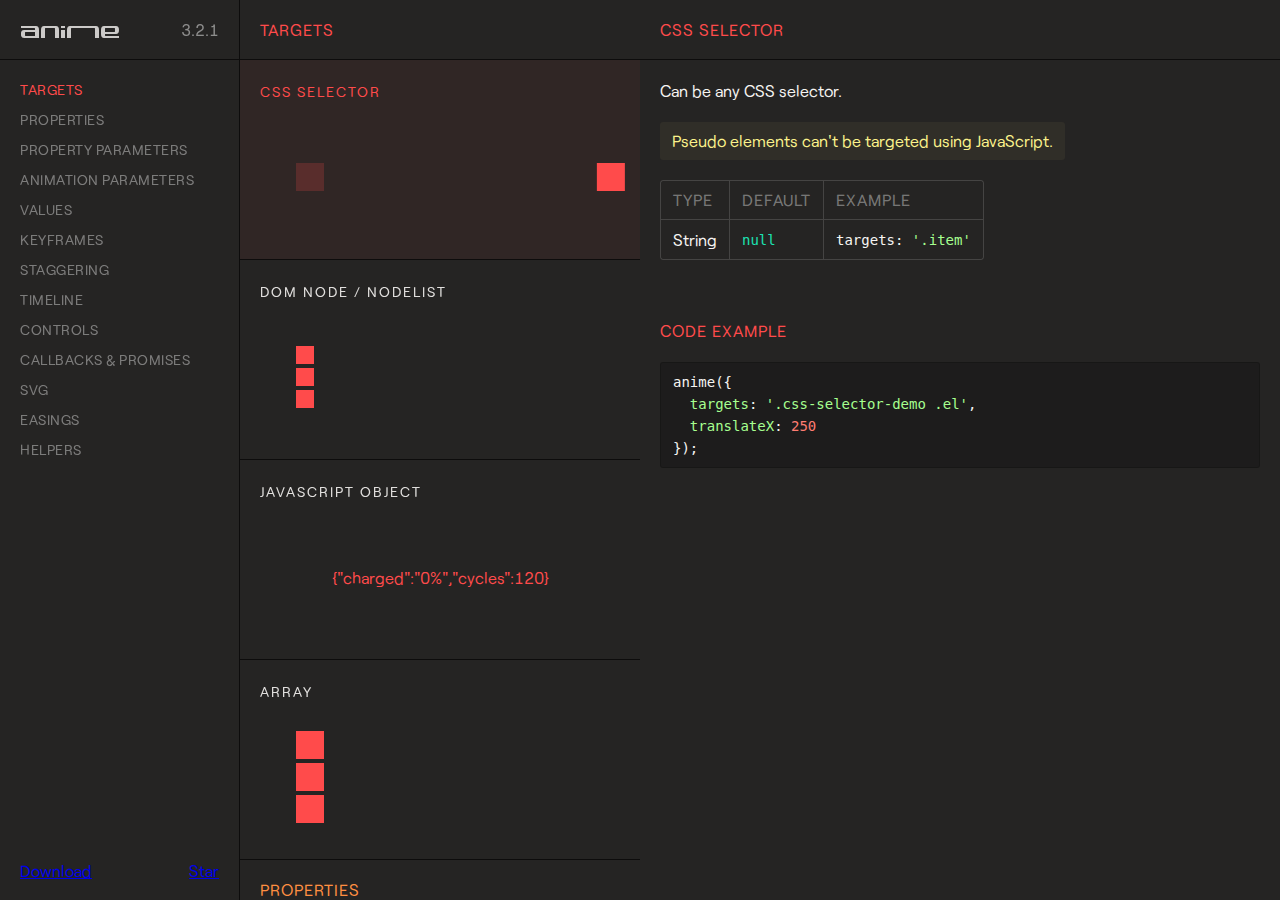
<file: static/vendors/anime.js/documentation/index.html>
<!DOCTYPE html>
<html>
<head>
  <title>Documentation | anime.js</title>
  <meta charset="utf-8">
  <meta name="viewport" content="width=device-width, initial-scale=1, maximum-scale=1">

  <meta property="og:title" content="anime.js">
  <meta property="og:url" content="https://animejs.com">
  <meta property="og:description" content="Javascript animation engine">
  <meta property="og:image" content="https://animejs.com/documentation/assets/img/social-media-image.png">

  <meta name="twitter:card" content="summary_large_image">
  <meta name="twitter:site" content="@juliangarnier">
  <meta name="twitter:creator" content="@juliangarnier">
  <meta name="twitter:title" content="anime.js">
  <meta name="twitter:description" content="Javascript animation engine">
  <meta name="twitter:image" content="https://animejs.com/documentation/assets/img/social-media-image.png">

  <link rel="apple-touch-icon-precomposed" href="assets/img/apple-touch-icon.png">
  <link rel="icon" type="image/png" href="assets/img/favicon.png" >

  <link href="//cloud.typenetwork.com/projects/2160/fontface.css/" rel="stylesheet" type="text/css">

  <link href="assets/css/animejs.css" rel="stylesheet">
  <link href="assets/css/anime-theme.css" rel="stylesheet">
  <link href="assets/css/documentation.css" rel="stylesheet">

  <script src="../lib/anime.min.js"></script>
</head>
<body>
  <div class="content">
    <header class="header">
    <a class="logo" href="https://github.com/juliangarnier/anime/">
      <img class="anime-mini-logo" src="assets/img/anime-mini-logo.svg" />
      <span class="version-number"></span>
    </a>
    </header>
    <section class="pane sidebar">
      <nav class="navigation"></nav>
      <div class="sidebar-info">
        <a class="github-button" href="https://github.com/juliangarnier/anime/archive/master.zip" data-color-scheme="no-preference: dark; light: dark; dark: dark;" data-icon="octicon-cloud-download" aria-label="Download juliangarnier/anime on GitHub">Download</a>
        <a class="github-button" href="https://github.com/juliangarnier/anime" data-color-scheme="no-preference: dark; light: dark; dark: dark;" data-show-count="true" aria-label="Star juliangarnier/anime on GitHub">Star</a>
      </div>
    </section>
    <section class="pane demos">

<!-- TARGETS -->
<article id="targets" class="color-targets">
  <header>
    <h2 class="demos-title">Targets</h2>
  </header>

<div id="cssSelector" class="demo">
  <h3 class="demo-title">CSS Selector</h3>
  <div class="demo-description">
    <p>Can be any CSS selector.</p>
    <p class="bubble warning">Pseudo elements can't be targeted using JavaScript.</p>
    <table>
      <thead>
        <td>Type</td>
        <td>Default</td>
        <td>Example</td>
      </thead>
      <tr>
        <td>String</td>
        <td><code>null</code></td>
        <td><code>targets: '.item'</code></td>
      </tr>
    </table>
  </div>
  <div class="demo-content css-selector-demo">
    <div class="line">
      <div class="square shadow"></div>
      <div class="square el"></div>
    </div>
  </div>
  <script>var cssSelector = function() {
/*DEMO*/
anime({
  targets: '.css-selector-demo .el',
  translateX: 250
});
/*DEMO*/
}
  </script>

</div>

<div id="domNode" class="demo">
  <h3 class="demo-title">DOM Node / NodeList</h3>
  <div class="demo-description">
    <p>
      Can be any DOM Node or NodeList.
    </p>
    <table>
      <thead>
        <td>Type</td>
        <td>Default</td>
        <td>Example</td>
      </thead>
      <tr>
        <td>DOM Node</td>
        <td><code>null</code></td>
        <td><code>targets: el.querySelector('.item')</code></td>
      </tr>
      <tr>
        <td>NodeList</td>
        <td><code>null</code></td>
        <td><code>targets: el.querySelectorAll('.item')</code></td>
      </tr>
    </table>
  </div>
  <div class="demo-content dom-node-demo">
    <div class="line">
      <div class="small square shadow"></div>
      <div class="small square el"></div>
    </div>
    <div class="line">
      <div class="small square shadow"></div>
      <div class="small square el"></div>
    </div>
    <div class="line">
      <div class="small square shadow"></div>
      <div class="small square el"></div>
    </div>
  </div>
  <script>var domNode = function() {
/*DEMO*/
var elements = document.querySelectorAll('.dom-node-demo .el');

anime({
  targets: elements,
  translateX: 270
});
/*DEMO*/
}
  </script>
</div>

<div id="JSobject" class="demo">
  <h3 class="demo-title">JavaScript Object</h3>
  <div class="demo-description">
    <p>
      A JavaScript Object with at least one property containing a numerical value.
    </p>
    <table>
      <thead>
        <td>Type</td>
        <td>Default</td>
        <td>Example</td>
      </thead>
      <tr>
        <td>Object</td>
        <td><code>null</code></td>
        <td><code>targets: myObjectProp</code></td>
      </tr>
    </table>
  </div>
  <div class="demo-content">
    <pre class="battery-log">{"charged":"0%","cycles":120}</pre>
  </div>
  <script>var JSobject = function() {
/*DEMO*/
var logEl = document.querySelector('.battery-log');

var battery = {
  charged: '0%',
  cycles: 120
}

anime({
  targets: battery,
  charged: '100%',
  cycles: 130,
  round: 1,
  easing: 'linear',
  update: function() {
    logEl.innerHTML = JSON.stringify(battery);
  }
});
/*DEMO*/
}
  </script>
<script>
</script>
</div>

<div id="array" class="demo">
  <h3 class="demo-title">Array</h3>
  <div class="demo-description">
    <p>
      An array containing multiple targets.
    </p>
    <p class="bubble info">
      Accepts mixed types. E.g. <code>['.el', domNode, jsObject]</code>
    </p>
    <table>
      <thead>
        <td>Type</td>
        <td>Default</td>
        <td>Example</td>
      </thead>
      <tr>
        <td>Array</td>
        <td><code>null</code></td>
        <td><code>targets: ['.item', el.getElementById('#thing')]</code></td>
      </tr>
    </table>
  </div>
  <div class="demo-content mixed-array-demo">
    <div class="line">
      <div class="square shadow"></div>
      <div class="square el el-01"></div>
    </div>
    <div class="line">
      <div class="square shadow"></div>
      <div class="square el el-02"></div>
    </div>
    <div class="line">
      <div class="square shadow"></div>
      <div class="square el el-03"></div>
    </div>
  </div>
  <script>var array = function() {
/*DEMO*/
var el = document.querySelector('.mixed-array-demo .el-01');

anime({
  targets: [el, '.mixed-array-demo .el-02', '.mixed-array-demo .el-03'],
  translateX: 250
});
/*DEMO*/
}
  </script>

</div>

</article>
<!-- -->

<!-- ANIMATABLE PROPERTIES -->
<article id="properties" class="color-properties">
<header>
  <h2 class="demos-title">Properties</h2>
</header>

<div id="cssProperties" class="demo">
  <h3 class="demo-title">CSS Properties</h3>
  <div class="demo-description">
    <p>
      Any CSS properties can be animated.
    </p>
    <p class="bubble warning">
      Most CSS properties will cause layout changes or repaint, and will result in choppy animation.
      Prioritize opacity and CSS transforms as much as possible.
    </p>
    <p>More details about accepted values in the <a class="color-values" href="#unitlessValue">values</a> section.</p>
    <table>
      <thead>
        <td>Example</td>
        <td>value</td>
      </thead>
      <tr>
        <td><code>opacity</code></td>
        <td><code>.5</code></td>
      </tr>
      <tr>
        <td><code>left</code></td>
        <td><code>'100px'</code></td>
      </tr>
    </table>
  </div>
  <div class="demo-content css-prop-demo">
    <div class="large square shadow"></div>
    <div class="large square el"></div>
  </div>
  <script>var cssProperties = function() {
/*DEMO*/
anime({
  targets: '.css-prop-demo .el',
  left: '240px',
  backgroundColor: '#FFF',
  borderRadius: ['0%', '50%'],
  easing: 'easeInOutQuad'
});
/*DEMO*/
}
  </script>
</div>

<div id="CSStransforms" class="demo">
  <h3 class="demo-title">CSS Transforms</h3>
  <div class="demo-description">
    <p>
      Animate CSS transforms properties individually.
    </p>
    <p class="bubble info">
      It's possible to specify different timing for each transforms properties, more details in the <a class="color-prop-params" href="#specificPropParameters">specific property parameters</a> section.
    </p>
    <p>More details about accepted values in the <a class="color-values" href="#unitlessValue">values</a> section.</p>
    <table>
      <thead>
        <td>Valid properties</td>
        <td>Default unit</td>
      </thead>
      <tr><td><code>'translateX'</code></td><td><code>'px'</code></td></tr>
      <tr><td><code>'translateY'</code></td><td><code>'px'</code></td></tr>
      <tr><td><code>'translateZ'</code></td><td><code>'px'</code></td></tr>
      <tr><td><code>'rotate'</code></td><td><code>'deg'</code></td></tr>
      <tr><td><code>'rotateX'</code></td><td><code>'deg'</code></td></tr>
      <tr><td><code>'rotateY'</code></td><td><code>'deg'</code></td></tr>
      <tr><td><code>'rotateZ'</code></td><td><code>'deg'</code></td></tr>
      <tr><td><code>'scale'</code></td><td><code>—</code></td></tr>
      <tr><td><code>'scaleX'</code></td><td><code>—</code></td></tr>
      <tr><td><code>'scaleY'</code></td><td><code>—</code></td></tr>
      <tr><td><code>'scaleZ'</code></td><td><code>—</code></td></tr>
      <tr><td><code>'skew'</code></td><td><code>'deg'</code></td></tr>
      <tr><td><code>'skewX'</code></td><td><code>'deg'</code></td></tr>
      <tr><td><code>'skewY'</code></td><td><code>'deg'</code></td></tr>
      <tr><td><code>'perspective'</code></td><td><code>'px'</code></td></tr>
    </table>
  </div>
  <div class="demo-content css-transforms-demo">
    <div class="square shadow"></div>
    <div class="square el"></div>
  </div>
  <script>var CSStransforms = function() {
/*DEMO*/
anime({
  targets: '.css-transforms-demo .el',
  translateX: 250,
  scale: 2,
  rotate: '1turn'
});
/*DEMO*/
}
  </script>
</div>

<div id="JSobjProp" class="demo">
  <h3 class="demo-title">Object properties</h3>
  <div class="demo-description">
    <p>
      Any Object property containing a numerical value can be animated.<br>
      More details about accepted values in the <a class="color-values" href="#unitlessValue">values</a> section.
    </p>
    <table>
      <thead>
        <td>Example</td>
        <td>value</td>
      </thead>
      <tr>
        <td><code>prop1</code></td>
        <td><code>50</code></td>
      </tr>
      <tr>
        <td><code>'prop2'</code></td>
        <td><code>'100%'</code></td>
      </tr>
    </table>
  </div>
  <div class="demo-content">
    <pre class="js-object-log">{"prop1":0,"prop2":"0%"}</pre>
  </div>
  <script>var JSobjProp = function() {
/*DEMO*/
var objPropLogEl = document.querySelector('.js-object-log');

var myObject = {
  prop1: 0,
  prop2: '0%'
}

anime({
  targets: myObject,
  prop1: 50,
  prop2: '100%',
  easing: 'linear',
  round: 1,
  update: function() {
    objPropLogEl.innerHTML = JSON.stringify(myObject);
  }
});
/*DEMO*/
}
  </script>
</div>

<div id="domAttr" class="demo">
  <h3 class="demo-title">DOM Attributes</h3>
  <div class="demo-description">
    <p>
      Any DOM Attributes containing a numerical value can be animated.<br>
      More details about accepted values in the <a class="color-values" href="#unitlessValue">values</a> section.
    </p>
    <table>
      <thead>
        <td>Example</td>
        <td>value</td>
      </thead>
      <tr>
        <td><code>value</code></td>
        <td><code>1000</code></td>
      </tr>
      <tr>
        <td><code>volume</code></td>
        <td><code>0</code></td>
      </tr>
      <tr>
        <td><code>data-custom</code></td>
        <td><code>'3 dogs'</code></td>
      </tr>
    </table>
  </div>
  <div class="demo-content dom-attribute-demo">
    <input class="el text-output" value="0"></input>
  </div>
  <script>var domAttr = function() {
/*DEMO*/
anime({
  targets: '.dom-attribute-demo input',
  value: [0, 1000],
  round: 1,
  easing: 'easeInOutExpo'
});
/*DEMO*/
}
  </script>
</div>

<div id="svgAttr" class="demo">
  <h3 class="demo-title">SVG Attributes</h3>
  <div class="demo-description">
    <p>
      Like any other <a class="color-properties" href="#domAttr">DOM attributes</a>, all SVG attributes containing at least one numerical value can be animated.<br>
      More details about accepted values in the <a class="color-values" href="#unitlessValue">values</a> section and SVG animation in the <a class="color-svg" href="#motionPath">SVG</a> section.
    </p>
    <table>
      <thead>
        <td>Example</td>
        <td>value</td>
      </thead>
      <tr>
        <td><code>points</code></td>
        <td><code>'64 68.64 8.574 100 63.446 67.68 64 4 64.554 67.68 119.426 100'</code></td>
      </tr>
      <tr>
        <td><code>scale</code></td>
        <td><code>1</code></td>
      </tr>
      <tr>
        <td><code>baseFrequency</code></td>
        <td><code>0</code></td>
      </tr>
    </table>
  </div>
  <div class="demo-content align-center svg-attributes-demo">
<svg width="128" height="128" viewBox="0 0 128 128">
  <filter id="displacementFilter">
    <feTurbulence type="turbulence" baseFrequency=".05" numOctaves="2" result="turbulence"/>
    <feDisplacementMap in2="turbulence" in="SourceGraphic" scale="15" xChannelSelector="R" yChannelSelector="G"/>
  </filter>
  <polygon points="64 68.64 8.574 100 63.446 67.68 64 4 64.554 67.68 119.426 100" style="filter: url(#displacementFilter)" fill="currentColor"/>
</svg>
  </div>
  <script>var svgAttr = function() {
  // Needed to reset demo
  var polyEl = document.querySelector('.svg-attributes-demo polygon');
  var feTurbulenceEl = document.querySelector('feTurbulence');
  var feDisplacementMap = document.querySelector('feDisplacementMap');
  polyEl.setAttribute('points', '64 68.64 8.574 100 63.446 67.68 64 4 64.554 67.68 119.426 100');
  feTurbulenceEl.setAttribute('baseFrequency', '.05');
  feDisplacementMap.setAttribute('scale', '15');
/*DEMO*/
anime({
  targets: ['.svg-attributes-demo polygon', 'feTurbulence', 'feDisplacementMap'],
  points: '64 128 8.574 96 8.574 32 64 0 119.426 32 119.426 96',
  baseFrequency: 0,
  scale: 1,
  loop: true,
  direction: 'alternate',
  easing: 'easeInOutExpo'
});
/*DEMO*/
}
  </script>

</div>

</article>
<!-- -->

<!-- PROPERTY PARAMETERS -->
<article id="propertyParameters" class="color-prop-params">
  <header>
    <h2 class="demos-title">Property parameters</h2>
  </header>

<div id="duration" class="demo">
  <h3 class="demo-title">Duration</h3>
  <div class="demo-description">
    <p>
      Defines the duration in milliseconds of the animation.
    </p>
    <table>
      <thead>
        <td>Type</td>
        <td>Default</td>
        <td>Example</td>
      </thead>
      <tr>
        <td>Number</td>
        <td><code>1000</code></td>
        <td><code>3000</code></td>
      </tr>
      <tr>
        <td>anime.stagger</td>
        <td>See <a class="color-staggering" href="#staggeringBasics">staggering</a> section</td>
        <td><code>anime.stagger(150)</code></td>
      </tr>
      <tr>
        <td>Function</td>
        <td>See <a class="color-prop-params" href="#functionBasedParameters">function based parameters</a> section</td>
        <td><code>(el, i) => i * 150</code></td>
      </tr>
    </table>
  </div>
  <div class="demo-content duration-demo">
    <div class="label">3000 ms</div>
    <div class="square shadow"></div>
    <div class="square el"></div>
  </div>
  <script>var duration = function() {
/*DEMO*/
anime({
  targets: '.duration-demo .el',
  translateX: 250,
  duration: 3000
});
/*DEMO*/
}
  </script>
</div>

<div id="delay" class="demo">
  <h3 class="demo-title">Delay</h3>
  <div class="demo-description">
    <p>
      Defines the delay in milliseconds of the animation.
    </p>
    <table>
      <thead>
        <td>Type</td>
        <td>Default</td>
        <td>Example</td>
      </thead>
      <tr>
        <td>Number</td>
        <td><code>0</code></td>
        <td><code>1000</code></td>
      </tr>
      <tr>
        <td>anime.stagger</td>
        <td>See <a class="color-staggering" href="#staggeringBasics">staggering</a> section</td>
        <td><code>anime.stagger(150)</code></td>
      </tr>
      <tr>
        <td>Function</td>
        <td>See <a class="color-prop-params" href="#functionBasedParameters">function based parameters</a> section</td>
        <td><code>(el, i) => i * 150</code></td>
      </tr>
    </table>
  </div>
  <div class="demo-content delay-demo">
    <div class="label">1000 ms</div>
    <div class="square shadow"></div>
    <div class="square el"></div>
  </div>
  <script>var delay = function() {
/*DEMO*/
anime({
  targets: '.delay-demo .el',
  translateX: 250,
  delay: 1000
});
/*DEMO*/
}
  </script>
</div>

<div id="endDelay" class="demo">
  <h3 class="demo-title">end delay</h3>
  <div class="demo-description">
    <p>
      Adds some extra time in milliseconds at the end of the animation.
    </p>
    <table>
      <thead>
        <td>Type</td>
        <td>Default</td>
        <td>Example</td>
      </thead>
      <tr>
        <td>Number</td>
        <td><code>0</code></td>
        <td><code>1000</code></td>
      </tr>
      <tr>
        <td>anime.stagger</td>
        <td>See <a class="color-staggering" href="#staggeringBasics">staggering</a> section</td>
        <td><code>anime.stagger(150)</code></td>
      </tr>
      <tr>
        <td>Function</td>
        <td>See <a class="color-prop-params" href="#functionBasedParameters">function based parameters</a> section</td>
        <td><code>(el, i) => i * 150</code></td>
      </tr>
    </table>
  </div>
  <div class="demo-content end-delay-demo">
    <div class="label">1000 ms</div>
    <div class="square shadow"></div>
    <div class="square el"></div>
  </div>
  <script>var endDelay = function() {
/*DEMO*/
anime({
  targets: '.end-delay-demo .el',
  translateX: 250,
  endDelay: 1000,
  direction: 'alternate'
});
/*DEMO*/
}
  </script>

</div>

<div id="easing" class="demo">
  <h3 class="demo-title">Easing</h3>
  <div class="demo-description">
    <p>
      Defines the timing function of the animation.
    </p>
    <p class="bubble info">
      Check out the <a class="color-easings" href="#linearEasing">easings</a> section for a complete list of available easing and parameters.
    </p>
    <table>
      <thead>
        <td>Type</td>
        <td>Default</td>
        <td>Example</td>
      </thead>
      <tr>
        <td>String</td>
        <td><code>'easeOutElastic(1, .5)'</code></td>
        <td><code>easing: 'easeInOutQuad'</code></td>
      </tr>
    </table>
  </div>
  <div class="demo-content easing-demo">
    <div class="label">easeInOutExpo</div>
    <div class="square shadow"></div>
    <div class="square el"></div>
  </div>
  <script>var easing = function() {
/*DEMO*/
anime({
  targets: '.easing-demo .el',
  translateX: 250,
  easing: 'easeInOutExpo'
});
/*DEMO*/
}
  </script>

</div>

<div id="round" class="demo">
  <h3 class="demo-title">Round</h3>
  <div class="demo-description">
    <p>
      Rounds up the value to x decimals.
    </p>
    <table>
      <thead>
        <td>Type</td>
        <td>Default</td>
        <td>Example</td>
      </thead>
      <tr>
        <td>Number</td>
        <td><code>0</code></td>
        <td><code>round: 10</code></td>
      </tr>
    </table>
  </div>
  <div class="demo-content">
    <pre class="round-log">0</pre>
  </div>
  <script>var round = function() {
/*DEMO*/
var roundLogEl = document.querySelector('.round-log');

anime({
  targets: roundLogEl,
  innerHTML: [0, 10000],
  easing: 'linear',
  round: 10 // Will round the animated value to 1 decimal
});
/*DEMO*/
}
  </script>
</div>

<div id="specificPropParameters" class="demo">
  <h3 class="demo-title">Specific property parameters</h3>
  <div class="demo-description">
    <p>
      Defines specific parameters to each property of the animation using an Object as value.<br>
      Other properties that aren't specified in the Object are inheritted from the main animation.
    </p>
    <table>
      <thead>
        <td>Type</td>
        <td>Example</td>
      </thead>
      <tr>
        <td>Object</td>
<td><code>rotate: {
  value: 360,
  duration: 1800,
  easing: 'easeInOutSine'
}</code></td>
      </tr>
    </table>
  </div>
  <div class="demo-content specific-prop-params-demo">
    <div class="square shadow"></div>
    <div class="square el"></div>
  </div>
  <script>var specificPropParameters = function() {
/*DEMO*/
anime({
  targets: '.specific-prop-params-demo .el',
  translateX: {
    value: 250,
    duration: 800
  },
  rotate: {
    value: 360,
    duration: 1800,
    easing: 'easeInOutSine'
  },
  scale: {
    value: 2,
    duration: 1600,
    delay: 800,
    easing: 'easeInOutQuart'
  },
  delay: 250 // All properties except 'scale' inherit 250ms delay
});
/*DEMO*/
}
  </script>

</div>

<div id="functionBasedParameters" class="demo">
  <h3 class="demo-title">Function based parameters</h3>
  <div class="demo-description">
    <p>
      Get different values for every target and property of the animation.
    </p>
    <p>
      The function accepts 3 arguments:
    </p>
    <table>
      <thead>
        <td>Arguments</td>
        <td>Infos</td>
      </thead>
      <tr>
        <td><code>target</code></td>
        <td>The curent animated targeted element</td>
      </tr>
      <tr>
        <td><code>index</code></td>
        <td>The index of the animated targeted element</td>
      </tr>
      <tr>
        <td><code>targetsLength</code></td>
        <td>The total number of animated targets</td>
      </tr>
    </table>
    <p class="bubble info">
      See <a class="color-staggering" href="#staggeringBasics">staggering</a> section for easier values manipulation.
    </p>
  </div>
  <div class="demo-content function-based-params-demo">
    <div class="line">
      <div class="small label">delay = 0 * 100</div>
      <div class="small square shadow"></div>
      <div class="small square el"></div>
    </div>
    <div class="line">
      <div class="small label">delay = 1 * 100</div>
      <div class="small square shadow"></div>
      <div class="small square el"></div>
    </div>
    <div class="line">
      <div class="small label">delay = 2 * 100</div>
      <div class="small square shadow"></div>
      <div class="small square el"></div>
    </div>
  </div>
  <script>var functionBasedParameters = function() {
/*DEMO*/
anime({
  targets: '.function-based-params-demo .el',
  translateX: 270,
  direction: 'alternate',
  loop: true,
  delay: function(el, i, l) {
    return i * 100;
  },
  endDelay: function(el, i, l) {
    return (l - i) * 100;
  }
});
/*DEMO*/
}
  </script>

</div>

</article>
<!-- -->

<!-- ANIMATION PARAMETERS -->
<article id="animationParameters" class="color-anim-params">
  <header>
    <h2 class="demos-title">Animation parameters</h2>
  </header>

<div id="direction" class="demo">
  <h3 class="demo-title">Direction</h3>
  <div class="demo-description">
    <p>
      Defines the direction of the animation.
    </p>
    <table>
      <thead>
        <td>Accepts</td>
        <td>Infos</td>
      </thead>
      <tr>
        <td><code>'normal'</code></td>
        <td>Animation progress goes from 0 to 100%</td>
      </tr>
      <tr>
        <td><code>'reverse'</code></td>
        <td>Animation progress goes from 100% to 0%</td>
      </tr>
      <tr>
        <td><code>'alternate'</code></td>
        <td>Animation progress goes from 0% to 100% then goes back to 0%</td>
      </tr>
    </table>
  </div>
  <div class="demo-content">
    <div class="line">
      <div class="label">normal</div>
      <div class="square shadow"></div>
      <div class="square el dir-normal"></div>
    </div>
    <div class="line">
      <div class="label">reverse</div>
      <div class="square shadow"></div>
      <div class="square el dir-reverse"></div>
    </div>
    <div class="line">
      <div class="label">alternate</div>
      <div class="square shadow"></div>
      <div class="square el dir-alternate"></div>
    </div>
  </div>
  <script>var direction = function() {
/*DEMO*/
anime({
  targets: '.dir-normal',
  translateX: 250,
  easing: 'easeInOutSine'
});

anime({
  targets: '.dir-reverse',
  translateX: 250,
  direction: 'reverse',
  easing: 'easeInOutSine'
});

anime({
  targets: '.dir-alternate',
  translateX: 250,
  direction: 'alternate',
  easing: 'easeInOutSine'
});
/*DEMO*/
}
  </script>

</div>

<div id="loop" class="demo">
  <h3 class="demo-title">Loop</h3>
  <div class="demo-description">
    <p>
      Defines the number of iterations of your animation.
    </p>
    <table>
      <thead>
        <td>Accepts</td>
        <td>Infos</td>
      </thead>
      <tr>
        <td><code>Number</code></td>
        <td>The number of iterations</td>
      </tr>
      <tr>
        <td><code>true</code></td>
        <td>Loop indefinitely</td>
      </tr>
    </table>
  </div>
  <div class="demo-content">
    <div class="line">
      <div class="small label">normal 3 times</div>
      <div class="small square shadow"></div>
      <div class="small square el loop"></div>
    </div>
    <div class="line">
      <div class="small label">reverse 3 times</div>
      <div class="small square shadow"></div>
      <div class="small square el loop-reverse"></div>
    </div>
    <div class="line">
      <div class="small label">alternate 3 times</div>
      <div class="small square shadow"></div>
      <div class="small square el loop-alternate"></div>
    </div>
    <div class="line">
      <div class="small label">normal inifinite</div>
      <div class="small square shadow"></div>
      <div class="small square el loop-infinity"></div>
    </div>
    <div class="line">
      <div class="small label">inifinite reverse</div>
      <div class="small square shadow"></div>
      <div class="small square el loop-reverse-infinity"></div>
    </div>
    <div class="line">
      <div class="small label">inifinite alternate</div>
      <div class="small square shadow"></div>
      <div class="small square el loop-alternate-infinity"></div>
    </div>
  </div>
  <script>var loop = function() {
/*DEMO*/
anime({
  targets: '.loop',
  translateX: 270,
  loop: 3,
  easing: 'easeInOutSine'
});

anime({
  targets: '.loop-infinity',
  translateX: 270,
  loop: true,
  easing: 'easeInOutSine'
});

anime({
  targets: '.loop-reverse',
  translateX: 270,
  loop: 3,
  direction: 'reverse',
  easing: 'easeInOutSine'
});

anime({
  targets: '.loop-reverse-infinity',
  translateX: 270,
  direction: 'reverse',
  loop: true,
  easing: 'easeInOutSine'
});

anime({
  targets: '.loop-alternate',
  translateX: 270,
  loop: 3,
  direction: 'alternate',
  easing: 'easeInOutSine'
});

anime({
  targets: '.loop-alternate-infinity',
  translateX: 270,
  direction: 'alternate',
  loop: true,
  easing: 'easeInOutSine'
});
/*DEMO*/
}
  </script>
</div>

<div id="autoplay" class="demo">
  <h3 class="demo-title">Autoplay</h3>
  <div class="demo-description">
    <p>
      Defines if the animation should automatically starts or not.
    </p>
    <table>
      <thead>
        <td>Accepts</td>
        <td>Infos</td>
      </thead>
      <tr>
        <td><code>true</code></td>
        <td>Automatically starts the animation</td>
      </tr>
      <tr>
        <td><code>false</code></td>
        <td>Animation is paused by default</td>
      </tr>
    </table>
  </div>
  <div class="demo-content">
    <div class="line">
      <div class="label">autoplay: true</div>
      <div class="square shadow"></div>
      <div class="square el autoplay-true"></div>
    </div>
    <div class="line">
      <div class="label">autoplay: false</div>
      <div class="square shadow"></div>
      <div class="square el autoplay-false"></div>
    </div>
  </div>
  <script>var autoplay = function() {
/*DEMO*/
anime({
  targets: '.autoplay-true',
  translateX: 250,
  autoplay: true,
  easing: 'easeInOutSine'
});

anime({
  targets: '.autoplay-false',
  translateX: 250,
  autoplay: false,
  easing: 'easeInOutSine'
});
/*DEMO*/
}
  </script>
</div>

</article>
<!-- -->

<!-- VALUES -->
<article id="values" class="color-values">
<header>
  <h2 class="demos-title">Values</h2>
</header>

<div id="unitlessValue" class="demo">
  <h3 class="demo-title">Unitless</h3>
  <div class="demo-description">
    <p>
      If the original value has a unit, it will be automatically added to the animated value.
    </p>
    <table>
      <thead>
        <td>Type</td>
        <td>Example</td>
      </thead>
      <tr>
        <td>Number</td>
        <td><code>translateX: 250</code></td>
      </tr>
    </table>
  </div>
  <div class="demo-content unitless-values-demo">
    <div class="circle shadow"></div>
    <div class="circle el"></div>
  </div>
  <script>var unitlessValue = function() {
/*DEMO*/
anime({
  targets: '.unitless-values-demo .el',
  translateX: 250, // -> '250px'
  rotate: 540 // -> '540deg'
});
/*DEMO*/
}
  </script>

</div>

<div id="specificUnitValue" class="demo">
  <h3 class="demo-title">Specific unit</h3>
  <div class="demo-description">
    <p>
      Forces the animation to use a certain unit and will automatically convert the initial target value.
    </p>
    <p class="bubble warning">
      Conversion accuracy can vary depending of the unit used.<br>
      You can also define the initial value of the animation directly using an array, see the <a href="#fromToValues" class="color-values">from to values</a> section.
    </p>
    <table>
      <thead>
        <td>Type</td>
        <td>Example</td>
      </thead>
      <tr>
        <td>String</td>
        <td><code>width: '100%'</code></td>
      </tr>
    </table>
  </div>
  <div class="demo-content specific-unit-values-demo">
    <div class="square shadow"></div>
    <div class="square el"></div>
  </div>
  <script>var specificUnitValue = function() {
/*DEMO*/
anime({
  targets: '.specific-unit-values-demo .el',
  width: '100%', // -> from '28px' to '100%',
  easing: 'easeInOutQuad',
  direction: 'alternate',
  loop: true
});
/*DEMO*/
}
  </script>

</div>

<div id="relativeValues" class="demo">
  <h3 class="demo-title">Relative</h3>
  <div class="demo-description">
    <p>
      Adds, substracts or multiplies the original value.
    </p>
    <table>
      <thead>
        <td>Accepts</td>
        <td>Effect</td>
        <td>Example</td>
      </thead>
      <tr>
        <td><code>'+='</code></td>
        <td>Add</td>
        <td><code>'+=100'</code></td>
      </tr>
      <tr>
        <td><code>'-='</code></td>
        <td>Substract</td>
        <td><code>'-=2turn'</code></td>
      </tr>
      <tr>
        <td><code>'*='</code></td>
        <td>Multiply</td>
        <td><code>'*=10'</code></td>
      </tr>
    </table>
  </div>
  <div class="demo-content">
    <div class="circle shadow"></div>
    <div class="circle el relative-values"></div>
  </div>
  <script>var relativeValues = function() {
/*DEMO*/
var relativeEl = document.querySelector('.el.relative-values');
relativeEl.style.transform = 'translateX(100px)';

anime({
  targets: '.el.relative-values',
  translateX: {
    value: '*=2.5', // 100px * 2.5 = '250px'
    duration: 1000
  },
  width: {
    value: '-=20px', // 28 - 20 = '8px'
    duration: 1800,
    easing: 'easeInOutSine'
  },
  rotate: {
    value: '+=2turn', // 0 + 2 = '2turn'
    duration: 1800,
    easing: 'easeInOutSine'
  },
  direction: 'alternate'
});
/*DEMO*/
}
  </script>

</div>

<div id="colors" class="demo">
  <h3 class="demo-title">Colors</h3>
  <div class="demo-description">
    <p>
      <i>anime.js</i> accepts and converts Hexadecimal, RGB, RGBA, HSL, and HSLA color values.
    </p>
    <p class="bubble warning">
      CSS color codes ( e.g. : <code>'red', 'yellow', 'aqua'</code> ) are not supported.
    </p>
    <table>
      <thead>
        <td>Accepts</td>
        <td>Example</td>
      </thead>
      <tr>
        <td>Hexadecimal</td>
        <td><code>'#FFF'</code> or <code>'#FFFFFF'</code></td>
      </tr>
      <tr>
        <td>RGB</td>
        <td><code>'rgb(255, 255, 255)'</code></td>
      </tr>
      <tr>
        <td>RGBA</td>
        <td><code>'rgba(255, 255, 255, .2)'</code></td>
      </tr>
      <tr>
        <td>HSL</td>
        <td><code>'hsl(0, 100%, 100%)'</code></td>
      </tr>
      <tr>
        <td>HSLA</td>
        <td><code>'hsla(0, 100%, 100%, .2)'</code></td>
      </tr>
    </table>
  </div>
  <div class="demo-content colors-demo">
    <div class="line">
      <div class="small label">HEX</div>
      <div class="small circle shadow"></div>
      <div class="small circle el color-hex"></div>
    </div>
    <div class="line">
      <div class="small label">RGB</div>
      <div class="small circle shadow"></div>
      <div class="small circle el color-rgb"></div>
    </div>
    <div class="line">
      <div class="small label">HSL</div>
      <div class="small circle shadow"></div>
      <div class="small circle el color-hsl"></div>
    </div>
    <div class="line">
      <div class="small label">RGBA</div>
      <div class="small circle shadow"></div>
      <div class="small circle el color-rgba"></div>
    </div>
    <div class="line">
      <div class="small label">HSLA</div>
      <div class="small circle shadow"></div>
      <div class="small circle el color-hsla"></div>
    </div>
  </div>
  <script>var colors = function() {
/*DEMO*/
var colorsExamples = anime.timeline({
  endDelay: 1000,
  easing: 'easeInOutQuad',
  direction: 'alternate',
  loop: true
})
.add({ targets: '.color-hex',  background: '#FFF' }, 0)
.add({ targets: '.color-rgb',  background: 'rgb(255,255,255)' }, 0)
.add({ targets: '.color-hsl',  background: 'hsl(0, 100%, 100%)' }, 0)
.add({ targets: '.color-rgba', background: 'rgba(255,255,255, .2)' }, 0)
.add({ targets: '.color-hsla', background: 'hsla(0, 100%, 100%, .2)' }, 0)
.add({ targets: '.colors-demo .el', translateX: 270 }, 0);
/*DEMO*/
}
  </script>

</div>

<div id="fromToValues" class="demo">
  <h3 class="demo-title">From To</h3>
  <div class="demo-description">
    <p>
      Forces the animation to start at a specified value.
    </p>
    <table>
      <thead>
        <td>Type</td>
        <td>Example</td>
      </thead>
      <tr>
        <td><code>Array</code></td>
        <td><code>['50%', '100%']</code></td>
      </tr>
    </table>
  </div>
  <div class="demo-content">
    <div class="circle shadow"></div>
    <div class="circle el from-to-values"></div>
  </div>
  <script>var fromToValues = function() {
/*DEMO*/
anime({
  targets: '.el.from-to-values',
  translateX: [100, 250], // from 100 to 250
  delay: 500,
  direction: 'alternate',
  loop: true
});
/*DEMO*/
}
  </script>

</div>

<div id="functionBasedPropVal" class="demo">
  <h3 class="demo-title">Function based values</h3>
  <div class="demo-description">
    <p>
      Get different values for every target and property of the animation.
    </p>
    <p>
      The function accepts 3 arguments:
    </p>
    <table>
      <thead>
        <td>Arguments</td>
        <td>Infos</td>
      </thead>
      <tr>
        <td><code>target</code></td>
        <td>The curently animated targeted element</td>
      </tr>
      <tr>
        <td><code>index</code></td>
        <td>The index of the animated targeted element</td>
      </tr>
      <tr>
        <td><code>targetsLength</code></td>
        <td>The total number of animated targets</td>
      </tr>
    </table>
  </div>
  <div class="demo-content function-based-values-demo">
    <div class="line">
      <div class="small circle shadow"></div>
      <div data-x="170" class="small circle el"></div>
    </div>
    <div class="line">
      <div class="small circle shadow"></div>
      <div data-x="80" class="small circle el"></div>
    </div>
    <div class="line">
      <div class="small circle shadow"></div>
      <div data-x="270" class="small circle el"></div>
    </div>
  </div>
  <script>var functionBasedPropVal = function() {
/*DEMO*/
anime({
  targets: '.function-based-values-demo .el',
  translateX: function(el) {
    return el.getAttribute('data-x');
  },
  translateY: function(el, i) {
    return 50 + (-50 * i);
  },
  scale: function(el, i, l) {
    return (l - i) + .25;
  },
  rotate: function() { return anime.random(-360, 360); },
  borderRadius: function() { return ['50%', anime.random(10, 35) + '%']; },
  duration: function() { return anime.random(1200, 1800); },
  delay: function() { return anime.random(0, 400); },
  direction: 'alternate',
  loop: true
});
/*DEMO*/
}
  </script>

</div>

</article>
<!-- -->

<!-- KEYFRAMES -->
<article id="keyframes" class="color-keyframes">
<header>
  <h2 class="demos-title">Keyframes</h2>
</header>

<div id="animationKeyframes" class="demo">
  <h3 class="demo-title">Animation keyframes</h3>
  <div class="demo-description">
    <p>
      Animation keyframes are defined using an Array, within the <code>keyframes</code> property.
    </p>
    <p class="bubble info">
      If there is no duration specified inside the keyframes, each keyframe duration will be equal to the animation's total duration divided by the number of keyframes.
    </p>
    <table>
      <thead>
        <td>Type</td>
        <td>Example</td>
      </thead>
      <tr>
        <td><code>Array</code></td>
        <td><code>[
  {value: 100, easing: 'easeOutExpo'},
  {value: 200, delay: 500},
  {value: 300, duration: 1000}
]</code></td>
      </tr>
    </table>
  </div>
  <div class="demo-content animation-keyframes-demo">
    <div class="circle shadow"></div>
    <div class="circle el keyframes"></div>
  </div>
  <script>var animationKeyframes = function() {
/*DEMO*/
anime({
  targets: '.animation-keyframes-demo .el',
  keyframes: [
    {translateY: -40},
    {translateX: 250},
    {translateY: 40},
    {translateX: 0},
    {translateY: 0}
  ],
  duration: 4000,
  easing: 'easeOutElastic(1, .8)',
  loop: true
});
/*DEMO*/
}
  </script>
</div>

<div id="propertyKeyframes" class="demo">
  <h3 class="demo-title">Property keyframes</h3>
  <div class="demo-description">
    <p>
      Similar to <a class="color-keyframes" href="#animationKeyframes">animation keyframes</a>, property keyframes are defined using an Array of property Object. Property keyframes allow overlapping animations since each property have its own keyframes array.
    </p>
    <p class="bubble info">
      If there is no duration specified inside the keyframes, each keyframe duration will be equal to the animation's total duration divided by the number of keyframes.
    </p>
    <table>
      <thead>
        <td>Type</td>
        <td>Example</td>
      </thead>
      <tr>
        <td><code>Array</code></td>
        <td><code>[
  {value: 100, easing: 'easeOutExpo'},
  {value: 200, delay: 500},
  {value: 300, duration: 1000}
]</code></td>
      </tr>
    </table>
  </div>
  <div class="demo-content property-keyframes-demo">
    <div class="circle shadow"></div>
    <div class="circle el keyframes"></div>
  </div>
  <script>var propertyKeyframes = function() {
/*DEMO*/
anime({
  targets: '.property-keyframes-demo .el',
  translateX: [
    { value: 250, duration: 1000, delay: 500 },
    { value: 0, duration: 1000, delay: 500 }
  ],
  translateY: [
    { value: -40, duration: 500 },
    { value: 40, duration: 500, delay: 1000 },
    { value: 0, duration: 500, delay: 1000 }
  ],
  scaleX: [
    { value: 4, duration: 100, delay: 500, easing: 'easeOutExpo' },
    { value: 1, duration: 900 },
    { value: 4, duration: 100, delay: 500, easing: 'easeOutExpo' },
    { value: 1, duration: 900 }
  ],
  scaleY: [
    { value: [1.75, 1], duration: 500 },
    { value: 2, duration: 50, delay: 1000, easing: 'easeOutExpo' },
    { value: 1, duration: 450 },
    { value: 1.75, duration: 50, delay: 1000, easing: 'easeOutExpo' },
    { value: 1, duration: 450 }
  ],
  easing: 'easeOutElastic(1, .8)',
  loop: true
});
/*DEMO*/
}
  </script>
</div>

</article>
<!-- -->

<!-- STAGGERING -->
<article id="staggering" class="color-staggering">
<header>
  <h2 class="demos-title">Staggering</h2>
</header>

<div id="staggeringBasics" class="demo">
  <h3 class="demo-title">Staggering basics</h3>
  <div class="demo-description">
    <p>
      Staggering allows you to animate multiple elements with <a href="https://en.wikipedia.org/wiki/Follow_through_and_overlapping_action">follow through and overlapping action</a>.
    </p>
    <pre><code>anime.stagger(value, options)</code></pre>
    <table>
      <thead>
        <td>Arguments</td>
        <td>Type</td>
        <td>Info</td>
        <td>Required</td>
      </thead>
      <tr>
        <td>Value</td>
        <td><code>Number</code>, <code>String</code>, <code>Array</code></td>
        <td>The manipulated value(s)</td>
        <td>Yes</td>
      </tr>
      <tr>
        <td>Options</td>
        <td><code>Object</code></td>
        <td>Stagger parameters</td>
        <td>No</td>
      </tr>
    </table>
  </div>
  <div class="demo-content basic-staggering-demo">
    <div class="line">
      <div class="label">delay = (100 * 0) ms</div>
      <div class="small square shadow"></div>
      <div class="small square el"></div>
    </div>
    <div class="line">
      <div class="label">delay = (100 * 1) ms</div>
      <div class="small square shadow"></div>
      <div class="small square el"></div>
    </div>
    <div class="line">
      <div class="label">delay = (100 * 2) ms</div>
      <div class="small square shadow"></div>
      <div class="small square el"></div>
    </div>
    <div class="line">
      <div class="label">delay = (100 * 3) ms</div>
      <div class="small square shadow"></div>
      <div class="small square el"></div>
    </div>
    <div class="line">
      <div class="label">delay = (100 * 4) ms</div>
      <div class="small square shadow"></div>
      <div class="small square el"></div>
    </div>
    <div class="line">
      <div class="label">delay = (100 * 5) ms</div>
      <div class="small square shadow"></div>
      <div class="small square el"></div>
    </div>
  </div>
  <script>var staggeringBasics = function() {
/*DEMO*/
anime({
  targets: '.basic-staggering-demo .el',
  translateX: 270,
  delay: anime.stagger(100) // increase delay by 100ms for each elements.
});
/*DEMO*/
}
  </script>
</div>

<div id="staggeringStartValue" class="demo">
  <h3 class="demo-title">Start value</h3>
  <div class="demo-description">
    <p>
      Starts the staggering effect from a specific value.
    </p>
    <pre><code>anime.stagger(value, {start: startValue})</code></pre>
    <table>
      <thead>
        <td>Types</td>
        <td>Info</td>
      </thead>
      <tr>
        <td><code>Number</code>, <code>String</code>
        <td>Same as propety values, see <a href="#unitlessValue" class="color-values">values section</a></td>
      </tr>
    </table>
  </div>
  <div class="demo-content staggering-start-value-demo">
    <div class="line">
      <div class="label">delay = 500 + (100 * 0) ms</div>
      <div class="small square shadow"></div>
      <div class="small square el"></div>
    </div>
    <div class="line">
      <div class="label">delay = 500 + (100 * 1) ms</div>
      <div class="small square shadow"></div>
      <div class="small square el"></div>
    </div>
    <div class="line">
      <div class="label">delay = 500 + (100 * 2) ms</div>
      <div class="small square shadow"></div>
      <div class="small square el"></div>
    </div>
    <div class="line">
      <div class="label">delay = 500 + (100 * 3) ms</div>
      <div class="small square shadow"></div>
      <div class="small square el"></div>
    </div>
    <div class="line">
      <div class="label">delay = 500 + (100 * 4) ms</div>
      <div class="small square shadow"></div>
      <div class="small square el"></div>
    </div>
    <div class="line">
      <div class="label">delay = 500 + (100 * 5) ms</div>
      <div class="small square shadow"></div>
      <div class="small square el"></div>
    </div>
  </div>
  <script>var staggeringStartValue = function() {
/*DEMO*/
anime({
  targets: '.staggering-start-value-demo .el',
  translateX: 270,
  delay: anime.stagger(100, {start: 500}) // delay starts at 500ms then increase by 100ms for each elements.
});
/*DEMO*/
}
  </script>
</div>

<div id="rangeValueStaggering" class="demo">
  <h3 class="demo-title">Range value</h3>
  <div class="demo-description">
    <p>
      Distributes evenly values between two numbers.
    </p>
    <pre><code>anime.stagger([startValue, endValue])</code></pre>
    <table>
      <thead>
        <td>Type</td>
        <td>Info</td>
      </thead>
      <tr>
        <td><code>'easingName'</code></td>
        <td>All valid easing names are accepted, see <a href="#easings" class="color-easings">easings section</a></td>
      </tr>
      <tr>
        <td><code>function(i)</code></td>
        <td>Custom easing function, see <a href="#customEasing" class="color-easings">custom easings section</a></td>
      </tr>
    </table>
  </div>
  <div class="demo-content range-value-staggering-demo">
    <div class="line">
      <div class="label">rotate = -360 + ((360 - (-360)) / 5) * 0</div>
      <div class="small square shadow"></div>
      <div class="small square el"></div>
    </div>
    <div class="line">
      <div class="label">rotate = -360 + ((360 - (-360)) / 5) * 1</div>
      <div class="small square shadow"></div>
      <div class="small square el"></div>
    </div>
    <div class="line">
      <div class="label">rotate = -360 + ((360 - (-360)) / 5) * 2</div>
      <div class="small square shadow"></div>
      <div class="small square el"></div>
    </div>
    <div class="line">
      <div class="label">rotate = -360 + ((360 - (-360)) / 5) * 3</div>
      <div class="small square shadow"></div>
      <div class="small square el"></div>
    </div>
    <div class="line">
      <div class="label">rotate = -360 + ((360 - (-360)) / 5) * 4</div>
      <div class="small square shadow"></div>
      <div class="small square el"></div>
    </div>
    <div class="line">
      <div class="label">rotate = -360 + ((360 - (-360)) / 5) * 5</div>
      <div class="small square shadow"></div>
      <div class="small square el"></div>
    </div>
  </div>
  <script>var rangeValueStaggering = function() {
/*DEMO*/
anime({
  targets: '.range-value-staggering-demo .el',
  translateX: 270,
  rotate: anime.stagger([-360, 360]), // rotation will be distributed from -360deg to 360deg evenly between all elements
  easing: 'easeInOutQuad'
});
/*DEMO*/
}
  </script>
</div>

<div id="staggeringFrom" class="demo">
  <h3 class="demo-title">From value</h3>
  <div class="demo-description">
    <p>
      Starts the stagger effect from a specific position.
    </p>
    <pre><code>anime.stagger(value, {from: startingPosition})</code></pre>
    <table>
      <thead>
        <td>Options</td>
        <td>Type</td>
        <td>Info</td>
      </thead>
      <tr>
        <td><code>'first'</code> (default)</td>
        <td><code>'string'</code></td>
        <td>Start the effect from the first element</td>
      </tr>
      <tr>
        <td><code>'last'</code></td>
        <td><code>'string'</code></td>
        <td>Start the effect from the last element</td>
      </tr>
      <tr>
        <td><code>'center'</code></td>
        <td><code>'string'</code></td>
        <td>Start the effect from the center</td>
      </tr>
      <tr>
        <td><code>index</code></td>
        <td><code>number</code></td>
        <td>Start the effect from the specified index</td>
      </tr>
    </table>
  </div>
  <div class="demo-content staggering-from-demo">
    <div class="line">
      <div class="small square shadow"></div>
      <div class="small square el"></div>
    </div>
    <div class="line">
      <div class="small square shadow"></div>
      <div class="small square el"></div>
    </div>
    <div class="line">
      <div class="small square shadow"></div>
      <div class="small square el"></div>
    </div>
    <div class="line">
      <div class="small square shadow"></div>
      <div class="small square el"></div>
    </div>
    <div class="line">
      <div class="small square shadow"></div>
      <div class="small square el"></div>
    </div>
    <div class="line">
      <div class="small square shadow"></div>
      <div class="small square el"></div>
    </div>
  </div>
  <script>var staggeringFrom = function() {
/*DEMO*/
anime({
  targets: '.staggering-from-demo .el',
  translateX: 270,
  delay: anime.stagger(100, {from: 'center'})
});
/*DEMO*/
}
  </script>
</div>

<div id="staggeringDirection" class="demo">
  <h3 class="demo-title">Direction</h3>
  <div class="demo-description">
    <p>
      Changes the order in which the stagger operates.
    </p>
    <pre><code>anime.stagger(value, {direction: 'reverse'})</code></pre>
    <table>
      <thead>
        <td>Options</td>
        <td>Info</td>
      </thead>
      <tr>
        <td><code>'normal'</code> (default)</td>
        <td>Normal staggering, from the first element to the last</td>
      </tr>
      <tr>
        <td><code>'reverse'</code></td>
        <td>Reversed staggering, from the last element to the first</td>
      </tr>
    </table>
  </div>
  <div class="demo-content staggering-direction-demo">
    <div class="line">
      <div class="small square shadow"></div>
      <div class="small square el"></div>
    </div>
    <div class="line">
      <div class="small square shadow"></div>
      <div class="small square el"></div>
    </div>
    <div class="line">
      <div class="small square shadow"></div>
      <div class="small square el"></div>
    </div>
    <div class="line">
      <div class="small square shadow"></div>
      <div class="small square el"></div>
    </div>
    <div class="line">
      <div class="small square shadow"></div>
      <div class="small square el"></div>
    </div>
    <div class="line">
      <div class="small square shadow"></div>
      <div class="small square el"></div>
    </div>
  </div>
  <script>var staggeringDirection = function() {
/*DEMO*/
anime({
  targets: '.staggering-direction-demo .el',
  translateX: 270,
  delay: anime.stagger(100, {direction: 'reverse'})
});
/*DEMO*/
}
  </script>
</div>

<div id="staggeringEasing" class="demo">
  <h3 class="demo-title">Easing</h3>
  <div class="demo-description">
    <p>
      Stagger values using an easing function.
    </p>
    <pre><code>anime.stagger(value, {easing: 'easingName'})</code></pre>
    <table>
      <thead>
        <td>Type</td>
        <td>Info</td>
      </thead>
      <tr>
        <td><code>'string'</code></td>
        <td>All valid <a href="#easings" class="color-easings">easing names</a> are accepted</td>
      </tr>
      <tr>
        <td><code>function(i)</code></td>
        <td>Use your own <a href="#customEasing" class="color-easings">custom easings function</a></td>
      </tr>
    </table>
  </div>
  <div class="demo-content staggering-easing-demo">
    <div class="line">
      <div class="small square shadow"></div>
      <div class="small square el"></div>
    </div>
    <div class="line">
      <div class="small square shadow"></div>
      <div class="small square el"></div>
    </div>
    <div class="line">
      <div class="small square shadow"></div>
      <div class="small square el"></div>
    </div>
    <div class="line">
      <div class="small square shadow"></div>
      <div class="small square el"></div>
    </div>
    <div class="line">
      <div class="small square shadow"></div>
      <div class="small square el"></div>
    </div>
    <div class="line">
      <div class="small square shadow"></div>
      <div class="small square el"></div>
    </div>
  </div>
  <script>var staggeringEasing = function() {
/*DEMO*/
anime({
  targets: '.staggering-easing-demo .el',
  translateX: 270,
  delay: anime.stagger(300, {easing: 'easeOutQuad'})
});
/*DEMO*/
}
  </script>
</div>

<div id="gridStaggering" class="demo">
  <h3 class="demo-title">Grid</h3>
  <div class="demo-description">
    <p>
      Staggering values based a 2D array that allow "ripple" effects.
    </p>
    <pre><code>anime.stagger(value, {grid: [rows, columns]})</code></pre>
    <table>
      <thead>
        <td>Type</td>
        <td>Info</td>
      </thead>
      <tr>
        <td><code>array</code></td>
        <td>A 2 items array, the first value is the number of rows, the second the number of columns</td>
      </tr>
    </table>
  </div>
  <div class="demo-content staggering-grid-demo">
    <div class="grid">
      <div class="small square el"></div>
      <div class="small square el"></div>
      <div class="small square el"></div>
      <div class="small square el"></div>
      <div class="small square el"></div>
      <div class="small square el"></div>
      <div class="small square el"></div>
      <div class="small square el"></div>
      <div class="small square el"></div>
      <div class="small square el"></div>
      <div class="small square el"></div>
      <div class="small square el"></div>
      <div class="small square el"></div>
      <div class="small square el"></div>
      <div class="small square el"></div>
      <div class="small square el"></div>
      <div class="small square el"></div>
      <div class="small square el"></div>
      <div class="small square el"></div>
      <div class="small square el"></div>
      <div class="small square el"></div>
      <div class="small square el"></div>
      <div class="small square el"></div>
      <div class="small square el"></div>
      <div class="small square el"></div>
      <div class="small square el"></div>
      <div class="small square el"></div>
      <div class="small square el"></div>
      <div class="small square el"></div>
      <div class="small square el"></div>
      <div class="small square el"></div>
      <div class="small square el"></div>
      <div class="small square el"></div>
      <div class="small square el"></div>
      <div class="small square el"></div>
      <div class="small square el"></div>
      <div class="small square el"></div>
      <div class="small square el"></div>
      <div class="small square el"></div>
      <div class="small square el"></div>
      <div class="small square el"></div>
      <div class="small square el"></div>
      <div class="small square el"></div>
      <div class="small square el"></div>
      <div class="small square el"></div>
      <div class="small square el"></div>
      <div class="small square el"></div>
      <div class="small square el"></div>
      <div class="small square el"></div>
      <div class="small square el"></div>
      <div class="small square el"></div>
      <div class="small square el"></div>
      <div class="small square el"></div>
      <div class="small square el"></div>
      <div class="small square el"></div>
      <div class="small square el"></div>
      <div class="small square el"></div>
      <div class="small square el"></div>
      <div class="small square el"></div>
      <div class="small square el"></div>
      <div class="small square el"></div>
      <div class="small square el"></div>
      <div class="small square el"></div>
      <div class="small square el"></div>
      <div class="small square el"></div>
      <div class="small square el"></div>
      <div class="small square el"></div>
      <div class="small square el"></div>
      <div class="small square el"></div>
      <div class="small square el"></div>
    </div>
    <div class="grid shadow">
      <div class="small square"></div>
      <div class="small square"></div>
      <div class="small square"></div>
      <div class="small square"></div>
      <div class="small square"></div>
      <div class="small square"></div>
      <div class="small square"></div>
      <div class="small square"></div>
      <div class="small square"></div>
      <div class="small square"></div>
      <div class="small square"></div>
      <div class="small square"></div>
      <div class="small square"></div>
      <div class="small square"></div>
      <div class="small square"></div>
      <div class="small square"></div>
      <div class="small square"></div>
      <div class="small square"></div>
      <div class="small square"></div>
      <div class="small square"></div>
      <div class="small square"></div>
      <div class="small square"></div>
      <div class="small square"></div>
      <div class="small square"></div>
      <div class="small square"></div>
      <div class="small square"></div>
      <div class="small square"></div>
      <div class="small square"></div>
      <div class="small square"></div>
      <div class="small square"></div>
      <div class="small square"></div>
      <div class="small square"></div>
      <div class="small square"></div>
      <div class="small square"></div>
      <div class="small square"></div>
      <div class="small square"></div>
      <div class="small square"></div>
      <div class="small square"></div>
      <div class="small square"></div>
      <div class="small square"></div>
      <div class="small square"></div>
      <div class="small square"></div>
      <div class="small square"></div>
      <div class="small square"></div>
      <div class="small square"></div>
      <div class="small square"></div>
      <div class="small square"></div>
      <div class="small square"></div>
      <div class="small square"></div>
      <div class="small square"></div>
      <div class="small square"></div>
      <div class="small square"></div>
      <div class="small square"></div>
      <div class="small square"></div>
      <div class="small square"></div>
      <div class="small square"></div>
      <div class="small square"></div>
      <div class="small square"></div>
      <div class="small square"></div>
      <div class="small square"></div>
      <div class="small square"></div>
      <div class="small square"></div>
      <div class="small square"></div>
      <div class="small square"></div>
      <div class="small square"></div>
      <div class="small square"></div>
      <div class="small square"></div>
      <div class="small square"></div>
      <div class="small square"></div>
      <div class="small square"></div>
    </div>
  </div>
  <script>var gridStaggering = function() {
/*DEMO*/
anime({
  targets: '.staggering-grid-demo .el',
  scale: [
    {value: .1, easing: 'easeOutSine', duration: 500},
    {value: 1, easing: 'easeInOutQuad', duration: 1200}
  ],
  delay: anime.stagger(200, {grid: [14, 5], from: 'center'})
});
/*DEMO*/
}
  </script>
</div>

<div id="gridAxisStaggering" class="demo">
  <h3 class="demo-title">Axis</h3>
  <div class="demo-description">
    <p>
      Forces the direction of a <a href="#gridStaggering" class="color-staggering">grid starrering</a> effect.
    </p>
    <pre><code>anime.stagger(value, {grid: [rows, columns], axis: 'x'})</code></pre>
    <table>
      <thead>
        <td>Parameters</td>
        <td>Info</td>
      </thead>
      <tr>
        <td><code>'x'</code></td>
        <td>Follows the x axis</td>
      </tr>
      <tr>
        <td><code>'y'</code></td>
        <td>Follows the y axis</td>
      </tr>
    </table>
  </div>
  <div class="demo-content staggering-axis-grid-demo">
    <div class="grid">
      <div class="small square el"></div>
      <div class="small square el"></div>
      <div class="small square el"></div>
      <div class="small square el"></div>
      <div class="small square el"></div>
      <div class="small square el"></div>
      <div class="small square el"></div>
      <div class="small square el"></div>
      <div class="small square el"></div>
      <div class="small square el"></div>
      <div class="small square el"></div>
      <div class="small square el"></div>
      <div class="small square el"></div>
      <div class="small square el"></div>
      <div class="small square el"></div>
      <div class="small square el"></div>
      <div class="small square el"></div>
      <div class="small square el"></div>
      <div class="small square el"></div>
      <div class="small square el"></div>
      <div class="small square el"></div>
      <div class="small square el"></div>
      <div class="small square el"></div>
      <div class="small square el"></div>
      <div class="small square el"></div>
      <div class="small square el"></div>
      <div class="small square el"></div>
      <div class="small square el"></div>
      <div class="small square el"></div>
      <div class="small square el"></div>
      <div class="small square el"></div>
      <div class="small square el"></div>
      <div class="small square el"></div>
      <div class="small square el"></div>
      <div class="small square el"></div>
      <div class="small square el"></div>
      <div class="small square el"></div>
      <div class="small square el"></div>
      <div class="small square el"></div>
      <div class="small square el"></div>
      <div class="small square el"></div>
      <div class="small square el"></div>
      <div class="small square el"></div>
      <div class="small square el"></div>
      <div class="small square el"></div>
      <div class="small square el"></div>
      <div class="small square el"></div>
      <div class="small square el"></div>
      <div class="small square el"></div>
      <div class="small square el"></div>
      <div class="small square el"></div>
      <div class="small square el"></div>
      <div class="small square el"></div>
      <div class="small square el"></div>
      <div class="small square el"></div>
      <div class="small square el"></div>
      <div class="small square el"></div>
      <div class="small square el"></div>
      <div class="small square el"></div>
      <div class="small square el"></div>
      <div class="small square el"></div>
      <div class="small square el"></div>
      <div class="small square el"></div>
      <div class="small square el"></div>
      <div class="small square el"></div>
      <div class="small square el"></div>
      <div class="small square el"></div>
      <div class="small square el"></div>
      <div class="small square el"></div>
      <div class="small square el"></div>
    </div>
    <div class="grid shadow">
      <div class="small square"></div>
      <div class="small square"></div>
      <div class="small square"></div>
      <div class="small square"></div>
      <div class="small square"></div>
      <div class="small square"></div>
      <div class="small square"></div>
      <div class="small square"></div>
      <div class="small square"></div>
      <div class="small square"></div>
      <div class="small square"></div>
      <div class="small square"></div>
      <div class="small square"></div>
      <div class="small square"></div>
      <div class="small square"></div>
      <div class="small square"></div>
      <div class="small square"></div>
      <div class="small square"></div>
      <div class="small square"></div>
      <div class="small square"></div>
      <div class="small square"></div>
      <div class="small square"></div>
      <div class="small square"></div>
      <div class="small square"></div>
      <div class="small square"></div>
      <div class="small square"></div>
      <div class="small square"></div>
      <div class="small square"></div>
      <div class="small square"></div>
      <div class="small square"></div>
      <div class="small square"></div>
      <div class="small square"></div>
      <div class="small square"></div>
      <div class="small square"></div>
      <div class="small square"></div>
      <div class="small square"></div>
      <div class="small square"></div>
      <div class="small square"></div>
      <div class="small square"></div>
      <div class="small square"></div>
      <div class="small square"></div>
      <div class="small square"></div>
      <div class="small square"></div>
      <div class="small square"></div>
      <div class="small square"></div>
      <div class="small square"></div>
      <div class="small square"></div>
      <div class="small square"></div>
      <div class="small square"></div>
      <div class="small square"></div>
      <div class="small square"></div>
      <div class="small square"></div>
      <div class="small square"></div>
      <div class="small square"></div>
      <div class="small square"></div>
      <div class="small square"></div>
      <div class="small square"></div>
      <div class="small square"></div>
      <div class="small square"></div>
      <div class="small square"></div>
      <div class="small square"></div>
      <div class="small square"></div>
      <div class="small square"></div>
      <div class="small square"></div>
      <div class="small square"></div>
      <div class="small square"></div>
      <div class="small square"></div>
      <div class="small square"></div>
      <div class="small square"></div>
      <div class="small square"></div>
    </div>
  </div>
  <script>var gridAxisStaggering = function() {
/*DEMO*/
anime({
  targets: '.staggering-axis-grid-demo .el',
  translateX: anime.stagger(10, {grid: [14, 5], from: 'center', axis: 'x'}),
  translateY: anime.stagger(10, {grid: [14, 5], from: 'center', axis: 'y'}),
  rotateZ: anime.stagger([0, 90], {grid: [14, 5], from: 'center', axis: 'x'}),
  delay: anime.stagger(200, {grid: [14, 5], from: 'center'}),
  easing: 'easeInOutQuad'
});
/*DEMO*/
}
  </script>
</div>

</article>
<!-- -->

<!-- TIMELINE -->
<article id="timeline" class="color-tl">
<header>
  <h2 class="demos-title">Timeline</h2>
</header>

<div id="timelineBasics" class="demo">
  <h3 class="demo-title">Timeline basics</h3>
  <div class="demo-description">
    <p>
      Timelines let you synchronise multiple animations together.<br>
      By default each animation added to the timeline starts after the previous animation ends.
    </p>
    <p>
      Creating a timeline:
    </p>
<pre><code>var myTimeline = anime.timeline(parameters);</code></pre>
    <table>
      <thead>
        <td>Argument</td>
        <td>Type</td>
        <td>Info</td>
        <td>Required</td>
      </thead>
      <tr>
        <td><code>parameters</code></td>
        <td><code>Object</code></td>
        <td>The default parameters of the timeline inherited by children</td>
        <td>No</td>
      </tr>
    </table>
    <p>
      Adding animations to a timeline:
    </p>
<pre><code>myTimeline.add(parameters, offset);</code></pre>
    <table>
      <thead>
        <td>Argument</td>
        <td>Types</td>
        <td>Info</td>
        <td>Required</td>
      </thead>
      <tr>
        <td><code>parameters</code></td>
        <td><code>Object</code></td>
        <td>The child animation parameters, override the timeline default parameters</td>
        <td>Yes</td>
      </tr>
      <tr>
        <td><code>time offset</code></td>
        <td><code>String</code> or <code>Number</code></td>
        <td>Check out the <a class="color-tl" href="#timelineOffsets">Timeline offsets</a> section</td>
        <td>No</td>
      </tr>
    </table>
  </div>
  <div class="demo-content basic-timeline-demo">
    <div class="line">
      <div class="square shadow"></div>
      <div class="square el"></div>
    </div>
    <div class="line">
      <div class="circle shadow"></div>
      <div class="circle el"></div>
    </div>
    <div class="line">
      <div class="triangle shadow"></div>
      <div class="triangle el"></div>
    </div>
  </div>
  <script>var timelineBasics = function() {
/*DEMO*/
// Create a timeline with default parameters
var tl = anime.timeline({
  easing: 'easeOutExpo',
  duration: 750
});

// Add children
tl
.add({
  targets: '.basic-timeline-demo .el.square',
  translateX: 250,
})
.add({
  targets: '.basic-timeline-demo .el.circle',
  translateX: 250,
})
.add({
  targets: '.basic-timeline-demo .el.triangle',
  translateX: 250,
});

/*DEMO*/
}
  </script>

</div>

<div id="timelineOffsets" class="demo">
  <h3 class="demo-title">Time Offsets</h3>
  <div class="demo-description">
    <p>
      Time offsets can be specified with a second optional parameter using the timeline <code>.add()</code> function. It defines when a animation starts in the timeline, if no offset is specifed, the animation will starts after the previous animation ends.<br>
      An offset can be relative to the last animation or absolute to the whole timeline.
    </p>
    <table>
      <thead>
        <td>Type</td>
        <td>Offset</td>
        <td>Example</td>
        <td>Infos</td>
      </thead>
      <tr>
        <td>String</td>
        <td><code>'+='</code></td>
        <td><code>'+=200'</code></td>
        <td>Starts 200ms after the previous animation ends</td>
      </tr>
      <tr>
        <td>String</td>
        <td><code>'-='</code></td>
        <td><code>'-=200'</code></td>
        <td>Starts 200ms before the previous animation ends</td>
      </tr>
      <tr>
        <td>Number</td>
        <td><code>Number</code></td>
        <td><code>100</code></td>
        <td>Starts at 100ms, reagardless of the animtion position in the timeline</td>
      </tr>
    </table>
  </div>
  <div class="demo-content offsets-demo">
    <div class="line">
      <div class="label">no offset</div>
      <div class="square shadow"></div>
      <div class="square el"></div>
    </div>
    <div class="line">
      <div class="label">relative offset ('-=600')</div>
      <div class="circle shadow"></div>
      <div class="circle el"></div>
    </div>
    <div class="line">
      <div class="label">absolute offset (400)</div>
      <div class="triangle shadow"></div>
      <div class="triangle el"></div>
    </div>
  </div>
  <script>var timelineOffsets = function() {
/*DEMO*/
// Create a timeline with default parameters
var tl = anime.timeline({
  easing: 'easeOutExpo',
  duration: 750
});

tl
.add({
  targets: '.offsets-demo .el.square',
  translateX: 250,
})
.add({
  targets: '.offsets-demo .el.circle',
  translateX: 250,
}, '-=600') // relative offset
.add({
  targets: '.offsets-demo .el.triangle',
  translateX: 250,
}, 400); // absolute offset

/*DEMO*/
}
  </script>
</div>

<div id="TLParamsInheritance" class="demo">
  <h3 class="demo-title">Parameters inheritance</h3>
  <div class="demo-description">
    <p>
      Parameters set in the parent timeline instance will be inherited by all the children.
    </p>
    <table>
      <thead>
        <td>Parameters that can be inherited</td>
      </thead>
      <tr>
        <td><code>targets</code></td>
      </tr>
      <tr>
        <td><code>duration</code></td>
      </tr>
      <tr>
        <td><code>delay</code></td>
      </tr>
      <tr>
        <td><code>endDelay</code></td>
      </tr>
      <tr>
        <td><code>round</code></td>
      </tr>
    </table>
  </div>
  <div class="demo-content params-inheritance-demo">
    <div class="line">
      <div class="square shadow"></div>
      <div class="square el"></div>
    </div>
    <div class="line">
      <div class="circle shadow"></div>
      <div class="circle el"></div>
    </div>
    <div class="line">
      <div class="triangle shadow"></div>
      <div class="triangle el"></div>
    </div>
  </div>
  <script>var TLParamsInheritance = function() {
/*DEMO*/
var tl = anime.timeline({
  targets: '.params-inheritance-demo .el',
  delay: function(el, i) { return i * 200 },
  duration: 500,
  easing: 'easeOutExpo',
  direction: 'alternate',
  loop: true
});

tl
.add({
  translateX: 250,
  // override the easing parameter
  easing: 'spring',
})
.add({
  opacity: .5,
  scale: 2
})
.add({
  // override the targets parameter
  targets: '.params-inheritance-demo .el.triangle',
  rotate: 180
})
.add({
  translateX: 0,
  scale: 1
});
/*DEMO*/
}
  </script>

</div>

</article>
<!-- -->

<!-- CONTROLS -->
<article id="controls" class="color-controls">
<header>
  <h2 class="demos-title">Controls</h2>
</header>

<div id="playPause" class="demo">
  <h3 class="demo-title">Play / Pause</h3>
  <div class="demo-description">
    <p>Plays a paused animation, or starts the animation if the <code>autoplay</code> parameters is set to <code>false</code>.</p>
    <pre><code>animation.play();</code></pre>
    <p>Pauses a running animation.</p>
    <pre><code>animation.pause();</code></pre>
  </div>
  <div class="demo-content play-pause-demo">
    <div class="line">
      <div class="small square shadow"></div>
      <div class="small square el"></div>
    </div>
    <div class="line">
      <div class="small square shadow"></div>
      <div class="small square el"></div>
    </div>
    <div class="line">
      <div class="small square shadow"></div>
      <div class="small square el"></div>
    </div>
    <div class="line controls">
      <button class="play">Play</button>
      <button class="pause">Pause</button>
    </div>
  </div>
  <script>var playPause = function() {
/*DEMO*/
var animation = anime({
  targets: '.play-pause-demo .el',
  translateX: 270,
  delay: function(el, i) { return i * 100; },
  direction: 'alternate',
  loop: true,
  autoplay: false,
  easing: 'easeInOutSine'
});

document.querySelector('.play-pause-demo .play').onclick = animation.play;
document.querySelector('.play-pause-demo .pause').onclick = animation.pause;
/*DEMO*/
}

</script>
</div>

<div id="restartAnim" class="demo">
  <h3 class="demo-title">Restart</h3>
  <div class="demo-description">
    <p>Restarts an animation from its initial values.</p>
    <pre><code>animation.restart();</code></pre>
  </div>
  <div class="demo-content restart-demo">
    <div class="line">
      <div class="small square shadow"></div>
      <div class="small square el"></div>
    </div>
    <div class="line">
      <div class="small square shadow"></div>
      <div class="small square el"></div>
    </div>
    <div class="line">
      <div class="small square shadow"></div>
      <div class="small square el"></div>
    </div>
    <div class="line controls">
      <button class="restart">Restart</button>
    </div>
  </div>
  <script>var restartAnim = function() {
/*DEMO*/
var animation = anime({
  targets: '.restart-demo .el',
  translateX: 250,
  delay: function(el, i) { return i * 100; },
  direction: 'alternate',
  loop: true,
  easing: 'easeInOutSine'
});

document.querySelector('.restart-demo .restart').onclick = animation.restart;
/*DEMO*/
}
  </script>

</div>

<div id="reverseAnim" class="demo">
  <h3 class="demo-title">Reverse</h3>
  <div class="demo-description">
    <p>Reverses the direction of an animation.</p>
    <pre><code>animation.reverse();</code></pre>
  </div>
  <div class="demo-content reverse-anim-demo">
    <div class="line">
      <div class="small square shadow"></div>
      <div class="small square el"></div>
    </div>
    <div class="line">
      <div class="small square shadow"></div>
      <div class="small square el"></div>
    </div>
    <div class="line">
      <div class="small square shadow"></div>
      <div class="small square el"></div>
    </div>
    <div class="line controls">
      <button class="reverse">Reverse</button>
    </div>
  </div>
  <script>var reverseAnim = function() {
/*DEMO*/
var animation = anime({
  targets: '.reverse-anim-demo .el',
  translateX: 270,
  loop: true,
  delay: function(el, i) { return i * 200; },
  easing: 'easeInOutSine'
});

document.querySelector('.reverse-anim-demo .reverse').onclick = animation.reverse;
/*DEMO*/
}
  </script>

</div>

<div id="seekAnim" class="demo">
  <h3 class="demo-title">Seek</h3>
  <div class="demo-description">
    <p>Jump to a specific time (in milliseconds).</p>
    <pre><code>animation.seek(timeStamp);</code></pre>
    <p>Can also be used to control an animation while scrolling.</p>
    <pre><code>animation.seek((scrollPercent / 100) * animation.duration);</code></pre>
  </div>
  <div class="demo-content seek-anim-demo">
    <div class="line">
      <div class="small square shadow"></div>
      <div class="small square el"></div>
    </div>
    <div class="line">
      <div class="small square shadow"></div>
      <div class="small square el"></div>
    </div>
    <div class="line">
      <div class="small square shadow"></div>
      <div class="small square el"></div>
    </div>
    <div class="line controls">
      <input class="progress" step=".001" type="range" min="0" max="100" value="0"></input>
    </div>
  </div>
  <script>var seekAnim = function() {
/*DEMO*/
var animation = anime({
  targets: '.seek-anim-demo .el',
  translateX: 270,
  delay: function(el, i) { return i * 100; },
  elasticity: 200,
  easing: 'easeInOutSine',
  autoplay: false
});

var seekProgressEl = document.querySelector('.seek-anim-demo .progress');
seekProgressEl.oninput = function() {
  animation.seek(animation.duration * (seekProgressEl.value / 100));
};
/*DEMO*/
}
  </script>

</div>

<div id="TLcontrols" class="demo">
  <h3 class="demo-title">Timeline controls</h3>
  <div class="demo-description">
    <p>Timelines can be controled like any other <i>anime.js</i> instance.</p>
<pre><code>timeline.play();
timeline.pause();
timeline.restart();
timeline.seek(timeStamp);
</code></pre>
  </div>
  <div class="demo-content timeline-controls-demo">
    <div class="line">
      <div class="small square shadow"></div>
      <div class="small square el"></div>
    </div>
    <div class="line">
      <div class="small circle shadow"></div>
      <div class="small circle el"></div>
    </div>
    <div class="line">
      <div class="small triangle shadow"></div>
      <div class="small triangle el"></div>
    </div>
    <div class="line controls">
      <button class="play">Play</button>
      <button class="pause">Pause</button>
      <button class="restart">Restart</button>
      <input class="progress" step=".001" type="range" min="0" max="100" value="0"></input>
    </div>
  </div>
  <script>var TLcontrols = function() {
/*DEMO*/
var controlsProgressEl = document.querySelector('.timeline-controls-demo .progress');

var tl = anime.timeline({
  direction: 'alternate',
  loop: true,
  duration: 500,
  easing: 'easeInOutSine',
  update: function(anim) {
    controlsProgressEl.value = tl.progress;
  }
});

tl
.add({
  targets: '.timeline-controls-demo .square.el',
  translateX: 270,
})
.add({
  targets: '.timeline-controls-demo .circle.el',
  translateX: 270,
}, '-=100')
.add({
  targets: '.timeline-controls-demo .triangle.el',
  translateX: 270,
}, '-=100');

document.querySelector('.timeline-controls-demo .play').onclick = tl.play;
document.querySelector('.timeline-controls-demo .pause').onclick = tl.pause;
document.querySelector('.timeline-controls-demo .restart').onclick = tl.restart;

controlsProgressEl.addEventListener('input', function() {
  tl.seek(tl.duration * (controlsProgressEl.value / 100));
});
/*DEMO*/
}
  </script>

</div>

</article>
<!-- -->

<!-- CALLBACKS -->
<article id="callbacks" class="color-callbacks">
<header>
  <h2 class="demos-title">Callbacks & Promises</h2>
</header>

<div id="update" class="demo">
  <h3 class="demo-title">Update</h3>
  <div class="demo-description">
    <p>
      Callback triggered on every frame as soon as the animation starts playing.
    </p>
    <table>
      <thead>
        <td>Type</td>
        <td>Parameters</td>
        <td>Info</td>
      </thead>
      <tr>
        <td>Function</td>
        <td>animation</td>
        <td>Return the current animation Object</td>
      </tr>
    </table>
  </div>
  <div class="demo-content update-demo">
    <div class="logs">
      <input class="log progress-log"></input>
      <input class="log update-log"></input>
    </div>
    <div class="circle shadow"></div>
    <div class="circle el"></div>
  </div>
  <script>var update = function() {

var updateLogEl = document.querySelector('.update-demo .update-log');
var progressLogEl = document.querySelector('.update-demo .progress-log');

/*DEMO*/
var updates = 0;

anime({
  targets: '.update-demo .el',
  translateX: 270,
  delay: 1000,
  direction: 'alternate',
  loop: 3,
  easing: 'easeInOutCirc',
  update: function(anim) {
    updates++;
    progressLogEl.value = 'progress : '+Math.round(anim.progress)+'%';
    updateLogEl.value = 'updates : '+updates;
  }
});
/*DEMO*/
}
  </script>
</div>

<div id="beginComplete" class="demo">
  <h3 class="demo-title">Begin & Complete</h3>
  <div class="demo-description">
      <p><code>begin()</code> callback is triggered once, when the animation starts playing.</p>
      <p><code>complete()</code> callback is triggered once, when the animation is completed.</p>
      <p class="bubble info">Both <code>begin()</code> and <code>complete()</code> callbacks are called if the animation's <code>duration</code> is <code>0</code>.</p>
    <table>
      <thead>
        <td>Type</td>
        <td>Parameters</td>
        <td>Info</td>
      </thead>
      <tr>
        <td>Function</td>
        <td>animation</td>
        <td>Return the current animation Object</td>
      </tr>
    </table>
  </div>
  <div class="demo-content begin-complete-demo">
    <div class="logs">
      <input class="log progress-log"></input>
      <input class="log begin-log" value=""></input>
      <input class="log complete-log" value=""></input>
    </div>
    <div class="large circle shadow"></div>
    <div class="large circle el"></div>
  </div>
  <script>var beginComplete = function() {

var beginLogEl = document.querySelector('.begin-complete-demo .begin-log');
var completeLogEl = document.querySelector('.begin-complete-demo .complete-log');
var progressLogEl = document.querySelector('.begin-complete-demo .progress-log');

beginLogEl.value = '';
completeLogEl.value = '';

/*DEMO*/
anime({
  targets: '.begin-complete-demo .el',
  translateX: 240,
  delay: 1000,
  easing: 'easeInOutCirc',
  update: function(anim) {
    progressLogEl.value = 'progress : ' + Math.round(anim.progress) + '%';
    beginLogEl.value = 'began : ' + anim.began;
    completeLogEl.value = 'completed : ' + anim.completed;
  },
  begin: function(anim) {
    beginLogEl.value = 'began : ' + anim.began;
  },
  complete: function(anim) {
    completeLogEl.value = 'completed : ' + anim.completed;
  }
});
/*DEMO*/
}
  </script>
</div>

<div id="loopBeginLoopComplete" class="demo">
  <h3 class="demo-title">loopBegin & loopComplete</h3>
  <div class="demo-description">
    <p><code>loopBegin()</code> callback is triggered once everytime a loop begin.</p>
    <p><code>loopComplete()</code> callback is triggered once everytime a loop is completed.</p>
    <table>
      <thead>
        <td>Type</td>
        <td>Parameters</td>
        <td>Info</td>
      </thead>
      <tr>
        <td>Function</td>
        <td>animation</td>
        <td>Return the current animation Object</td>
      </tr>
    </table>
  </div>
  <div class="demo-content loopBegin-loopComplete-demo">
    <div class="logs">
      <input class="log loopBegin-log" value=""></input>
      <input class="log loopComplete-log" value=""></input>
    </div>
    <div class="circle shadow"></div>
    <div class="circle el"></div>
  </div>
  <script>var loopBeginLoopComplete = function() {

var beginLogEl = document.querySelector('.loopBegin-log');
var completeLogEl = document.querySelector('.loopComplete-log');

beginLogEl.value = 'loop began 0 times';
completeLogEl.value = 'loop complete 0 times';

/*DEMO*/
var loopBegan = 0;
var loopCompleted = 0;

anime({
  targets: '.loopBegin-loopComplete-demo .el',
  translateX: 240,
  loop: true,
  direction: 'alternate',
  easing: 'easeInOutCirc',
  loopBegin: function(anim) {
    loopBegan++;
    beginLogEl.value = 'loop began : ' + loopBegan;
  },
  loopComplete: function(anim) {
    loopCompleted++;
    completeLogEl.value = 'loop completed : ' + loopCompleted;
  }
});
/*DEMO*/
}
  </script>
</div>

<div id="change" class="demo">
  <h3 class="demo-title">Change</h3>
  <div class="demo-description">
    <p>
      Callback triggered on every frames in between the animation's <a href="#delay" class="color-prop-params">delay</a> and <a href="#endDelay" class="color-prop-params">endDelay</a>.
    </p>
    <table>
      <thead>
        <td>Type</td>
        <td>Parameters</td>
        <td>Info</td>
      </thead>
      <tr>
        <td>Function</td>
        <td>animation</td>
        <td>Return the current animation Object</td>
      </tr>
    </table>
  </div>
  <div class="demo-content change-demo">
    <div class="logs">
      <input class="log progress-log"></input>
      <input class="log change-log"></input>
    </div>
    <div class="circle shadow"></div>
    <div class="circle el"></div>
  </div>
  <script>var change = function() {

var progressLogEl = document.querySelector('.change-demo .progress-log');
var changeLogEl = document.querySelector('.change-demo .change-log');
changeLogEl.value = 'changes : 0';

/*DEMO*/
var changes = 0;

anime({
  targets: '.change-demo .el',
  translateX: 270,
  delay: 1000,
  endDelay: 1000,
  direction: 'alternate',
  loop: true,
  easing: 'easeInOutCirc',
  update: function(anim) {
    progressLogEl.value = 'progress : '+Math.round(anim.progress)+'%';
  },
  change: function() {
    changes++;
    changeLogEl.value = 'changes : ' + changes;
  }
});
/*DEMO*/
}
  </script>
</div>

<div id="changeBeginChangeComplete" class="demo">
  <h3 class="demo-title">changeBegin & changeComplete</h3>
  <div class="demo-description">
    <p><code>changeBegin()</code> callback is triggered everytime the animation starts changing.</p>
    <p><code>changeComplete()</code> callback is triggered everytime the animation stops changing.</p>
    <p class="bubble warning">Animation direction will affect the order in which <code>changeBegin()</code> and <code>changeComplete()</code> are triggerd.</p>
    <table>
      <thead>
        <td>Type</td>
        <td>Parameters</td>
        <td>Info</td>
      </thead>
      <tr>
        <td>Function</td>
        <td>animation</td>
        <td>Return the current animation Object</td>
      </tr>
    </table>
  </div>
  <div class="demo-content changeBegin-chnageComplete-demo">
    <div class="logs">
      <input class="log progress-log" value=""></input>
      <input class="log changeBegin-log" value=""></input>
      <input class="log changeComplete-log" value=""></input>
    </div>
    <div class="large circle shadow"></div>
    <div class="large circle el"></div>
  </div>
  <script>var changeBeginChangeComplete = function() {

var progressLogEl = document.querySelector('.changeBegin-chnageComplete-demo .progress-log');
var beginLogEl = document.querySelector('.changeBegin-log');
var completeLogEl = document.querySelector('.changeComplete-log');

beginLogEl.value = 'change began : 0';
completeLogEl.value = 'change completed : 0';

/*DEMO*/
var changeBegan = 0;
var changeCompleted = 0;

anime({
  targets: '.changeBegin-chnageComplete-demo .el',
  translateX: 240,
  delay: 1000,
  endDelay: 1000,
  loop: true,
  direction: 'alternate',
  easing: 'easeInOutCirc',
  update: function(anim) {
    progressLogEl.value = 'progress : '+Math.round(anim.progress)+'%';
  },
  changeBegin: function(anim) {
    changeBegan++;
    beginLogEl.value = 'change began : ' + changeBegan;
  },
  changeComplete: function(anim) {
    changeCompleted++;
    completeLogEl.value = 'change completed : ' + changeCompleted;
  }
});
/*DEMO*/
}
  </script>
</div>

<div id="finishedPromise" class="demo">
  <h3 class="demo-title">Finished promise</h3>
  <div class="demo-description">
    <p>
      Every animation instances return a <code>finished</code> promise when the animation finised.
    </p>
<pre><code>animation.finished.then(function() {
  // Do things...
});</code></pre>
    <p class="bubble warning">
      Promises are not suported in IE < 11.
    </p>
  </div>
  <div class="demo-content promise-demo">
    <div class="logs">
      <input class="log progress-log"></input>
      <input class="log finished-log"></input>
    </div>
    <div class="circle shadow"></div>
    <div class="circle el"></div>
  </div>
  <script>var finishedPromise = function() {
anime.set('.promise-demo .el', {backgroundColor: ''});
anime.set('.promise-demo .finished-log', {value: ''});
/*DEMO*/
var progressLogEl = document.querySelector('.promise-demo .progress-log');
var promiseEl = document.querySelector('.promise-demo .el');
var finishedLogEl = document.querySelector('.promise-demo .finished-log');
var demoPromiseResetTimeout;

function logFinished() {
  anime.set(finishedLogEl, {value: 'Promise resolved'});
  anime.set(promiseEl, {backgroundColor: '#18FF92'});
}

var animation = anime.timeline({
  targets: promiseEl,
  delay: 400,
  duration: 500,
  endDelay: 400,
  easing: 'easeInOutSine',
  update: function(anim) {
    progressLogEl.value = 'progress : '+Math.round(anim.progress)+'%';
  }
}).add({
  translateX: 250
}).add({
  scale: 2
}).add({
  translateX: 0
});

animation.finished.then(logFinished);

/*DEMO*/
}
  </script>

</div>

</article>
<!-- -->

<!-- SVG -->
<article id="svg" class="color-svg">
<header>
  <h2 class="demos-title">SVG</h2>
</header>

<div id="motionPath" class="demo">
  <h3 class="demo-title">Motion path</h3>
  <div class="demo-description">
    <p>
      Animates an element relative to the <code>x</code>, <code>y</code> and <code>angle</code> values of an SVG path element.
    </p>
    <pre><code>var myPath = anime.path('svg path');</code></pre>
    <p>
      The path function returns a new Function that returns the specified property.
    </p>
    <p class="bubble info">
      Motion path animations are responsive since v3
    </p>
    <table>
      <thead>
        <td>Parameters</td>
        <td>Example</td>
        <td>Info</td>
      </thead>
      <tr>
        <td><code>'x'</code></td>
        <td><code>myPath('x')</code></td>
        <td>Return the current x value in <code>'px'</code> of the SVG path</td>
      </tr>
      <tr>
        <td><code>'y'</code></td>
        <td><code>myPath('y')</code></td>
        <td>Return the current y value in <code>'px'</code> of the SVG path</td>
      </tr>
      <tr>
        <td><code>'angle'</code></td>
        <td><code>myPath('angle')</code></td>
        <td>Return the current angle value in <code>'degrees'</code> of the SVG path</td>
      </tr>
    </table>
  </div>
  <div class="demo-content motion-path-demo">
    <div class="motion-path">
      <div class="small square shadow follow-path"></div>
      <div class="small square el follow-path"></div>
      <svg width="256" height="112" viewBox="0 0 256 112">
        <path fill="none" stroke="currentColor" stroke-width="1" d="M8,56 C8,33.90861 25.90861,16 48,16 C70.09139,16 88,33.90861 88,56 C88,78.09139 105.90861,92 128,92 C150.09139,92 160,72 160,56 C160,40 148,24 128,24 C108,24 96,40 96,56 C96,72 105.90861,92 128,92 C154,93 168,78 168,56 C168,33.90861 185.90861,16 208,16 C230.09139,16 248,33.90861 248,56 C248,78.09139 230.09139,96 208,96 L48,96 C25.90861,96 8,78.09139 8,56 Z"/>
      </svg>
    </div>
  </div>
  <script>var motionPath = function() {
/*DEMO*/
var path = anime.path('.motion-path-demo path');

anime({
  targets: '.motion-path-demo .el',
  translateX: path('x'),
  translateY: path('y'),
  rotate: path('angle'),
  easing: 'linear',
  duration: 2000,
  loop: true
});
/*DEMO*/
}
  </script>

</div>

<div id="morphing" class="demo">
  <h3 class="demo-title">Morphing</h3>
  <div class="demo-description">
    <p>
      Creates transition between two svg shapes.
    </p>
    <p class="bubble warning">
      Shapes must have the same number of points!
    </p><br>
    <p class="bubble info">
      More info on SVG shape morphing <a href="https://hackernoon.com/metamorphosis-morphing-svgs-378cf4f3aa58">here</a>.
    </p>
  </div>
  <div class="demo-content align-center morphing-demo">
    <svg width="140" height="140" viewBox="0 0 140 140">
      <g fill="none" fill-rule="evenodd">
        <g fill="currentColor" fill-opacity=".15" transform="translate(0 6)">
          <polygon points="70 0 136.574 48.369 111.145 126.631 28.855 126.631 3.426 48.369"/>
          <polygon points="70 18 119.455 53.931 100.565 112.069 39.435 112.069 20.545 53.931"/>
          <polygon points="70 34.86 101.727 57.911 89.609 95.209 50.391 95.209 38.273 57.911"/>
          <polygon points="70 50.898 84.864 61.697 79.186 79.171 60.814 79.171 55.136 61.697"/>
        </g>
        <polygon class="polymorph" stroke-width="1" stroke="currentColor" points="70 24 119.574 60.369 100.145 117.631 50.855 101.631 3.426 54.369"/>
      </g>
    </svg>
  </div>
  <script>var morphing = function() {
/*DEMO*/
anime({
  targets: '.morphing-demo .polymorph',
  points: [
    { value: [
      '70 24 119.574 60.369 100.145 117.631 50.855 101.631 3.426 54.369',
      '70 41 118.574 59.369 111.145 132.631 60.855 84.631 20.426 60.369']
    },
    { value: '70 6 119.574 60.369 100.145 117.631 39.855 117.631 55.426 68.369' },
    { value: '70 57 136.574 54.369 89.145 100.631 28.855 132.631 38.426 64.369' },
    { value: '70 24 119.574 60.369 100.145 117.631 50.855 101.631 3.426 54.369' }
  ],
  easing: 'easeOutQuad',
  duration: 2000,
  loop: true
});
/*DEMO*/
}
  </script>

</div>

<div id="lineDrawing" class="demo">
  <h3 class="demo-title">Line drawing</h3>
  <div class="demo-description">
    <p>
      Creates path drawing animation using the <code>'stroke-dashoffset'</code> property.<br>
      Set the path <code>'dash-offset'</code> value with <code>anime.setDashoffset()</code> in a <a href="#fromToValues" class="color-values">from to</a> formated value.
    </p>
    <pre><code>strokeDashoffset: [anime.setDashoffset, 0]</code></pre>
    <p class="bubble info">
      More info on line drawing animation <a href="https://css-tricks.com/svg-line-animation-works/">here</a>.
    </p>
  </div>
  <div class="demo-content align-center line-drawing-demo">
    <svg viewBox="0 0 280 100">
      <g fill="none" fill-rule="evenodd" stroke="currentColor" stroke-width="1" class="lines">
        <path class="el" d="M58 80V50.12C57.7 41.6 51.14 35 43 35a15 15 0 0 0 0 30h7.5v15H43a30 30 0 1 1 0-60c16.42 0 29.5 13.23 30 29.89V80H58z"/>
        <path class="el" d="M73 80V20H58v60h15z"/>
        <path class="el" d="M58 80V49.77C58.5 33.23 71.58 20 88 20a30 30 0 0 1 30 30v30h-15V50a15 15 0 0 0-15-15c-8.14 0-14.7 6.6-15 15.12V80H58zm75 0V20h-15v60h15z"/>
        <path class="el" d="M118 80V49.77C118.5 33.23 131.58 20 148 20a30 30 0 0 1 30 30v30h-15V50a15 15 0 0 0-15-15c-8.14 0-14.7 6.6-15 15.12V80h-15zm-7.5-60a7.5 7.5 0 1 1-7.48 8v-1c.25-3.9 3.5-7 7.48-7z"/>
        <path class="el" d="M133 65a15 15 0 0 1-15-15v-7.5h-15V50a30 30 0 0 0 30 30V65zm30 15V49.77C163.5 33.23 176.58 20 193 20a30 30 0 0 1 30 30v30h-15V50a15 15 0 0 0-15-15c-8.14 0-14.7 6.6-15 15.12V80h-15z"/>
        <path class="el" d="M238 65a15 15 0 0 1 0-30c8.1 0 14.63 6.53 15 15h-15v15h30V49.89C267.5 33.23 254.42 20 238 20a30 30 0 0 0 0 60V65z"/>
        <path class="el" d="M260.48 65a7.5 7.5 0 1 1-7.48 8v-1c.26-3.9 3.5-7 7.48-7z"/>
      </g>
    </svg>
  </div>
  <script>var lineDrawing = function() {
/*DEMO*/
anime({
  targets: '.line-drawing-demo .lines path',
  strokeDashoffset: [anime.setDashoffset, 0],
  easing: 'easeInOutSine',
  duration: 1500,
  delay: function(el, i) { return i * 250 },
  direction: 'alternate',
  loop: true
});
/*DEMO*/
}
  </script>

</div>

</article>
<!-- -->

<!-- EASINGS -->
<article id="easings" class="color-easings">
  <header>
    <h2 class="demos-title">Easings</h2>
  </header>

<div id="linearEasing" class="demo">
  <h3 class="demo-title">Linear</h3>
  <div class="demo-description">
    <p>
      Does not apply any easing timing to your animation.<br>
      Usefull for opacity and colors transitions.
    </p>
    <pre><code>easing: 'linear'</code></pre>
  </div>
  <div class="demo-content linear-easing-demo">
    <div class="line">
      <div class="square shadow"></div>
      <div class="square el"></div>
    </div>
  </div>
  <script>var linearEasing = function() {
/*DEMO*/
anime({
  targets: '.linear-easing-demo .el',
  translateX: 250,
  direction: 'alternate',
  loop: true,
  easing: 'linear'
});
/*DEMO*/
}
  </script>

</div>

<div id="pennerFunctions" class="demo">
  <h3 class="demo-title">Penner's functions</h3>
  <div class="demo-description">
    <p>
      Built-in <a href="http://robertpenner.com/easing/">Robert Penner's easing functions</a>.
    </p>
    <p class="bubble info">
      See easings in action on <a href="https://easings.net">easings.net</a>.
    </p>
    <pre><code>easing: 'easeInOutSine'</code></pre>
    <p>
      Availabe easings :
    </p>
    <table>
      <thead>
        <td>in</td>
        <td>out</td>
        <td>in-out</td>
        <td>out-in</td>
      </thead>
      <tr>
        <td><code>'easeInQuad'</code></td>
        <td><code>'easeOutQuad'</code></td>
        <td><code>'easeInOutQuad'</code></td>
        <td><code>'easeOutInQuad'</code></td>
      </tr>
      <tr>
        <td><code>'easeInCubic'</code></td>
        <td><code>'easeOutCubic'</code></td>
        <td><code>'easeInOutCubic'</code></td>
        <td><code>'easeOutInCubic'</code></td>
      </tr>
      <tr>
        <td><code>'easeInQuart'</code></td>
        <td><code>'easeOutQuart'</code></td>
        <td><code>'easeInOutQuart'</code></td>
        <td><code>'easeOutInQuart'</code></td>
      </tr>
      <tr>
        <td><code>'easeInQuint'</code></td>
        <td><code>'easeOutQuint'</code></td>
        <td><code>'easeInOutQuint'</code></td>
        <td><code>'easeOutInQuint'</code></td>
      </tr>
      <tr>
        <td><code>'easeInSine'</code></td>
        <td><code>'easeOutSine'</code></td>
        <td><code>'easeInOutSine'</code></td>
        <td><code>'easeOutInSine'</code></td>
      </tr>
      <tr>
        <td><code>'easeInExpo'</code></td>
        <td><code>'easeOutExpo'</code></td>
        <td><code>'easeInOutExpo'</code></td>
        <td><code>'easeOutInExpo'</code></td>
      </tr>
      <tr>
        <td><code>'easeInCirc'</code></td>
        <td><code>'easeOutCirc'</code></td>
        <td><code>'easeInOutCirc'</code></td>
        <td><code>'easeOutInCirc'</code></td>
      </tr>
      <tr>
        <td><code>'easeInBack'</code></td>
        <td><code>'easeOutBack'</code></td>
        <td><code>'easeInOutBack'</code></td>
        <td><code>'easeOutInBack'</code></td>
      <tr>
      <tr>
        <td><code>'easeInBounce'</code></td>
        <td><code>'easeOutBounce'</code></td>
        <td><code>'easeInOutBounce'</code></td>
        <td><code>'easeOutInBounce'</code></td>
      <tr>
    </table>
  </div>
  <div class="demo-content vertical penner-equations-demo">

  </div>
  <script>var pennerFunctions = function() {
/*DEMO*/
var demoContentEl = document.querySelector('.penner-equations-demo');
var fragment = document.createDocumentFragment();
var easingNames = [
  'easeInQuad',
  'easeInCubic',
  'easeInQuart',
  'easeInQuint',
  'easeInSine',
  'easeInExpo',
  'easeInCirc',
  'easeInBack',
  'easeOutQuad',
  'easeOutCubic',
  'easeOutQuart',
  'easeOutQuint',
  'easeOutSine',
  'easeOutExpo',
  'easeOutCirc',
  'easeOutBack',
  'easeInBounce',
  'easeInOutQuad',
  'easeInOutCubic',
  'easeInOutQuart',
  'easeInOutQuint',
  'easeInOutSine',
  'easeInOutExpo',
  'easeInOutCirc',
  'easeInOutBack',
  'easeInOutBounce',
  'easeOutBounce',
  'easeOutInQuad',
  'easeOutInCubic',
  'easeOutInQuart',
  'easeOutInQuint',
  'easeOutInSine',
  'easeOutInExpo',
  'easeOutInCirc',
  'easeOutInBack',
  'easeOutInBounce',
]

function createEasingDemo(easing) {
  var demoEl = document.createElement('div');
  demoEl.classList.add('el', 'square', 'stretched', 'easing-'+easing);
  anime({
    targets: demoEl,
    translateY: [50, -50],
    direction: 'alternate',
    loop: true,
    delay: 100,
    endDelay: 100,
    duration: 1000,
    easing: easing
  });
  fragment.appendChild(demoEl);
}

easingNames.forEach(function(easeName) {
  createEasingDemo(easeName);
});

demoContentEl.innerHTML = '';
demoContentEl.appendChild(fragment);
/*DEMO*/
}
  </script>

</div>

<div id="cubicBezier" class="demo">
  <h3 class="demo-title">Cubic Bézier Curve</h3>
  <div class="demo-description">
    <p>
      Use your own custom cubic Bézier curves <code>cubicBezier(x1, y1, x2, y2)</code>.
    </p>
    <pre><code>easing: 'cubicBezier(.5, .05, .1, .3)'</code></pre>
    <p class="bubble warning">
      You can use Bézier curves generator like <a href="https://matthewlein.com/tools/ceaser">Ceaser to generate your curves coordinates</a>.
    </p>
  </div>
  <div class="demo-content cubic-bezier-demo">
    <div class="line">
      <div class="square shadow"></div>
      <div class="square el"></div>
    </div>
  </div>
  <script>var cubicBezier = function() {
/*DEMO*/
anime({
  targets: '.cubic-bezier-demo .el',
  translateX: 250,
  direction: 'alternate',
  loop: true,
  easing: 'cubicBezier(.5, .05, .1, .3)'
})
/*DEMO*/
}
  </script>

</div>

<div id="springPhysicsEasing" class="demo">
  <h3 class="demo-title">Spring</h3>
  <div class="demo-description">
    <p>
      Spring physics based easing.
    </p>
    <pre><code>easing: 'spring(mass, stiffness, damping, velocity)'</code></pre>
    <p class="bubble warning">
      The duration of a spring animation is defined by the spring parameters.<br>
      The animation <code>duration</code> parameter will not be taken into account.
    </p>
    <table>
      <thead>
        <td>Parameter</td>
        <td>Default</td>
        <td>Min</td>
        <td>Max</td>
      </thead>
      <tr>
        <td>Mass</td>
        <td><code>1</code></td>
        <td><code>0</code></td>
        <td><code>100</code></td>
      </tr>
      <tr>
        <td>Stiffness</td>
        <td><code>100</code></td>
        <td><code>0</code></td>
        <td><code>100</code></td>
      </tr>
      <tr>
        <td>Damping</td>
        <td><code>10</code></td>
        <td><code>0</code></td>
        <td><code>100</code></td>
      </tr>
      <tr>
        <td>Velocity</td>
        <td><code>0</code></td>
        <td><code>0</code></td>
        <td><code>100</code></td>
      </tr>
    </table>
  </div>
  <div class="demo-content spring-physics-demo">
    <div class="line">
      <div class="square shadow"></div>
      <div class="square el"></div>
    </div>
  </div>
  <script>var springPhysicsEasing = function() {
/*DEMO*/
anime({
  targets: '.spring-physics-demo .el',
  translateX: 250,
  direction: 'alternate',
  loop: true,
  easing: 'spring(1, 80, 10, 0)'
})
/*DEMO*/
}
  </script>

</div>

<div id="elasticEasing" class="demo">
  <h3 class="demo-title">Elastic</h3>
  <div class="demo-description">
    <p>Elastic easing.</p>
    <pre><code>easing: 'easeOutElastic(amplitude, period)'</code></pre>
    <table>
      <thead>
        <td>in</td>
        <td>out</td>
        <td>in-out</td>
        <td>out-in</td>
      </thead>
      <tr>
        <td><code>'easeInElastic'</code></td>
        <td><code>'easeOutElastic'</code></td>
        <td><code>'easeInOutElastic'</code></td>
        <td><code>'easeOutInElastic'</code></td>
      </tr>
    </table>
    <table>
      <thead>
        <td>Parameter</td>
        <td>Default</td>
        <td>Min</td>
        <td>Max</td>
        <td>Info</td>
      </thead>
      <tr>
        <td>Amplitude</td>
        <td><code>1</code></td>
        <td><code>1</code></td>
        <td><code>10</code></td>
        <td>Controls the overshoot of the curve. The larger this number, the more overshoot there is.</td>
      </tr>
      <tr>
        <td>Period</td>
        <td><code>.5</code></td>
        <td><code>0.1</code></td>
        <td><code>2</code></td>
        <td>Controls how many times the curve goes back and forth. The smaller this number, the more times the curtain goes back and forth.</td>
      </tr>
    </table>
  </div>
  <div class="demo-content elastic-easing-demo">
    <div class="line">
      <div class="small square shadow"></div>
      <div class="small square el" data-ease="easeInElastic(1, .6)"></div>
    </div>
    <div class="line">
      <div class="small square shadow"></div>
      <div class="small square el" data-ease="easeOutElastic(1, .6)"></div>
    </div>
    <div class="line">
      <div class="small square shadow"></div>
      <div class="small square el" data-ease="easeInOutElastic(1, .6)"></div>
    </div>
    <div class="line">
      <div class="small square shadow"></div>
      <div class="small square el" data-ease="easeOutInElastic(1, .6)"></div>
    </div>
  </div>
  <script>var elasticEasing = function() {
/*DEMO*/
anime({
  targets: '.elastic-easing-demo .line:nth-child(1) .el',
  translateX: 270,
  easing: 'easeInElastic(1, .6)'
});

anime({
  targets: '.elastic-easing-demo .line:nth-child(2) .el',
  translateX: 270,
  easing: 'easeOutElastic(1, .6)'
});

anime({
  targets: '.elastic-easing-demo .line:nth-child(3) .el',
  translateX: 270,
  easing: 'easeInOutElastic(1, .6)'
});

anime({
  targets: '.elastic-easing-demo .line:nth-child(4) .el',
  translateX: 270,
  easing: 'easeOutInElastic(1, .6)'
});
/*DEMO*/
}
  </script>

</div>

<div id="stepEasing" class="demo">
  <h3 class="demo-title">Steps</h3>
  <div class="demo-description">
    <p>
      Defines the number of jumps an animation takes to arrive at its end value.
    </p>
    <pre><code>easing: 'steps(numberOfSteps)'</code></pre>
    <table>
      <thead>
        <td>Parameter</td>
        <td>Default</td>
        <td>Min</td>
        <td>Max</td>
      </thead>
      <tr>
        <td>Number of steps</td>
        <td><code>10</code></td>
        <td><code>1</code></td>
        <td><code>∞</code></td>
      </tr>
    </table>
  </div>
  <div class="demo-content step-easing-demo">
    <div class="line">
      <div class="square shadow"></div>
      <div class="square el"></div>
    </div>
  </div>
  <script>var stepEasing = function() {
/*DEMO*/
anime({
  targets: '.step-easing-demo .el',
  translateX: 250,
  direction: 'alternate',
  loop: true,
  easing: 'steps(5)'
})
/*DEMO*/
}
  </script>

</div>

<div id="customEasing" class="demo">
  <h3 class="demo-title">Custom easing function</h3>
  <div class="demo-description">
    <p>
      A custom easing function must be returned by <a class="color-values" href="#functionBasedPropVal">function based value</a>.
    </p>
    <pre><code>easing: function() { return function(time) { return time * i} }</code></pre>
    <table>
      <thead>
        <td>Parameter</td>
        <td>Info</td>
      </thead>
      <tr>
        <td>Time</td>
        <td>Return the current time of the animation</td>
      </tr>
    </table>
  </div>
  <div class="demo-content custom-easing-demo">
    <div class="line">
      <div class="small square shadow"></div>
      <div class="small square el"></div>
    </div>
    <div class="line">
      <div class="small square shadow"></div>
      <div class="small square el"></div>
    </div>
    <div class="line">
      <div class="small square shadow"></div>
      <div class="small square el"></div>
    </div>
  </div>
  <script>var customEasing = function() {
/*DEMO*/
anime({
  targets: '.custom-easing-demo .el',
  translateX: 270,
  direction: 'alternate',
  loop: true,
  duration: 2000,
  easing: function(el, i, total) {
    return function(t) {
      return Math.pow(Math.sin(t * (i + 1)), total);
    }
  }
});
/*DEMO*/
}
  </script>

</div>

</article>
<!-- -->

<!-- HELPERS -->
<article id="easings" class="color-helpers">
  <header>
    <h2 class="demos-title">Helpers</h2>
  </header>

<div id="remove" class="demo">
  <h3 class="demo-title">remove</h3>
  <div class="demo-description">
    <p>
      Removes targets from a running animation or timeline.<br>
      The <code>targets</code> parameters accepts the same values as the <a class="color-targets" href="#cssSelector">targets</a> property.
    </p>
    <p>Removes targets from all active animations.</p>
    <pre><code>anime.remove(targets);</code></pre>
    <p>Removes targets from a single animation or timeline.</p>
    <pre><code>animation.remove(targets);</code></pre>
  </div>
  <div class="demo-content remove-demo">
    <div class="line">
      <div class="small circle shadow"></div>
      <div class="small circle el"></div>
    </div>
    <div class="line">
      <div class="small circle shadow"></div>
      <div class="small circle el"></div>
    </div>
    <div class="line">
      <div class="small circle shadow"></div>
      <div class="small circle el"></div>
    </div>
    <div class="line controls">
      <button class="remove-el-button">Remove second target</button>
    </div>
  </div>
  <script>var remove = function() {
/*DEMO*/
var animation = anime({
  targets: '.remove-demo .el',
  translateX: 270,
  direction: 'alternate',
  loop: true,
  easing: 'easeInOutQuad'
});

document.querySelector('.remove-el-button').addEventListener('click', function() {
  animation.remove('.remove-demo .line:nth-child(2) .el');
});
/*DEMO*/
}
  </script>

</div>

<div id="get" class="demo">
  <h3 class="demo-title">get</h3>
  <div class="demo-description">
    <p>Returns the original value of an element.</p>
    <pre><code>anime.get(target, propertyName, unit);</code></pre>
    <p>
      Since <i>anime.js</i> uses <a href="https://developer.mozilla.org/fr/docs/Web/API/Window/getComputedStyle">getComputedStyle</a> to access original CSS, the values are almost always returned in <code>'px'</code>, the third (optional) argument converts the value in the desired unit.
    </p>
    <pre><code>anime.get(domNode, 'width', 'rem');</code></pre>
    <table>
      <thead>
        <td>Parameter</td>
        <td>Type</td>
        <td>Info</td>
      </thead>
      <tr>
        <td>target</td>
        <td><code>'string'</code>, <code>var</code></td>
        <td>Any valid <a class="color-targets" href="#cssSelector">targets</a> can be used</td>
      </tr>
    </table>
    <p class="bubble warning">
      CSS transforms : Only inlined values can be accessed.
    </p>
  </div>
  <div class="demo-content get-value-demo">
    <div class="line">
      <div class="logs">
        <div class="log get-value-demo-log"></div>
      </div>
      <div class="large circle shadow"></div>
      <div class="large circle el"></div>
    </div>
  </div>
  <script>var get = function() {
/*DEMO*/
var logEl = document.querySelector('.get-value-demo-log');
var el = document.querySelector('.get-value-demo .el');

logEl.innerHTML = '';
logEl.innerHTML += '".el" width is :<br>';
logEl.innerHTML += '"' + anime.get(el, 'width', 'px') + '"';
logEl.innerHTML += ' or "' + anime.get(el, 'width', 'rem') + 'rem"'
/*DEMO*/
}
  </script>

</div>

<div id="set" class="demo">
  <h3 class="demo-title">set</h3>
  <div class="demo-description">
    <p>
      Immediately sets values to the specified targets.
    </p>
    <pre><code>anime.set(targets, {property: value});</code></pre>
    <table>
      <thead>
        <td>Parameters</td>
        <td>Types</td>
        <td>Info</td>
      </thead>
      <tr>
        <td>target(s)</td>
        <td><code>'string'</code>, <code>var</code></td>
        <td>Any valid <a class="color-targets" href="#cssSelector">targets</a> can be used</td>
      </tr>
      <tr>
        <td>values</td>
        <td><code>object</code></td>
        <td>Any valid <a class="color-properties" href="#cssProperties">properties</a> can be used</td>
      </tr>
    </table>
  </div>
  <div class="demo-content set-value-demo">
    <div class="line">
      <div class="small square shadow"></div>
      <div class="small square el"></div>
    </div>
    <div class="line">
      <div class="small square shadow"></div>
      <div class="small square el"></div>
    </div>
    <div class="line">
      <div class="small square shadow"></div>
      <div class="small square el"></div>
    </div>
  </div>
  <script>var set = function() {
/*DEMO*/
anime.set('.set-value-demo .el', {
  translateX: function() { return anime.random(50, 250); },
  rotate: function() { return anime.random(0, 360); },
});
/*DEMO*/
}
  </script>

</div>

<div id="random" class="demo">
  <h3 class="demo-title">random</h3>
  <div class="demo-description">
    <p>
      Returns a random integer within a specific range.
    </p>
    <pre><code>anime.random(minValue, maxValue);</code></pre>
  </div>
  <div class="demo-content random-demo">
    <div class="line">
      <div class="small circle shadow"></div>
      <div class="small circle el"></div>
    </div>
    <div class="line">
      <div class="small circle shadow"></div>
      <div class="small circle el"></div>
    </div>
    <div class="line">
      <div class="small circle shadow"></div>
      <div class="small circle el"></div>
    </div>
  </div>
  <script>var random = function() {
/*DEMO*/
function randomValues() {
  anime({
    targets: '.random-demo .el',
    translateX: function() {
      return anime.random(0, 270);
    },
    easing: 'easeInOutQuad',
    duration: 750,
    complete: randomValues
  });
}

randomValues();
/*DEMO*/
}
  </script>

</div>

<div id="tick" class="demo">
  <h3 class="demo-title">tick</h3>
  <div class="demo-description">
    <p>
      Plays an animation using an external <code>requestAnimationFrame</code> loop.
    </p>
    <pre><code>animation.tick(time)</code></pre>
    <p class="bubble warning">
      Don't forget to set the <code>autoplay</code> parameter to <code>false</code> to prevent the <i>anime.js</i> built-in RAF loop to start.
    </p>
  </div>
  <div class="demo-content tick-demo">
    <div class="line">
      <div class="circle shadow"></div>
      <div class="circle el"></div>
    </div>
  </div>
  <script>
var customRAF = null;
var tick = function() {
if (customRAF) cancelAnimationFrame(customRAF);
/*DEMO*/
var animation = anime({
  targets: '.tick-demo .el',
  translateX: 270,
  direction: 'alternate',
  loop: true,
  easing: 'easeInOutQuad',
  autoplay: false
});

function loop(t) {
  animation.tick(t);
  customRAF = requestAnimationFrame(loop);
}

requestAnimationFrame(loop);
/*DEMO*/
}
  </script>

</div>

<div id="running" class="demo">
  <h3 class="demo-title">running</h3>
  <div class="demo-description">
    <p>
      Returns an Array of all active <i>anime.js</i> instances currently running.
    </p>
    <pre><code>anime.running</code></pre>
  </div>
  <div class="demo-content running-demo">
    <div class="line">
      <div class="small square shadow"></div>
      <div class="small square el"></div>
    </div>
    <div class="line">
      <div class="small circle shadow"></div>
      <div class="small circle el"></div>
    </div>
    <div class="line">
      <div class="small triangle shadow"></div>
      <div class="small triangle el"></div>
    </div>
    <div class="line">
      <pre class="bottom log running-log"></pre>
    </div>
  </div>
  <script>var running = function() {
/*DEMO*/
var runninLogEl = document.querySelector('.running-log');

anime({
  targets: '.running-demo .square.el',
  translateX: 270,
  direction: 'alternate',
  loop: true,
  easing: 'linear'
});

anime({
  targets: '.running-demo .circle.el',
  translateX: 270,
  direction: 'alternate',
  loop: true,
  easing: 'easeInOutCirc'
});

anime({
  targets: '.running-demo .triangle.el',
  translateX: 270,
  direction: 'alternate',
  easing: 'easeInOutQuad',
  loop: true,
  update: function() {
    runninLogEl.innerHTML = 'there are currently ' + anime.running.length + ' instances running';
  }
});

/*DEMO*/
}
  </script>
</div>

<div id="visibilitychange" class="demo">
  <h3 class="demo-title">Suspend on visibility change</h3>
  <div class="demo-description">
    <pre><code>anime.suspendWhenDocumentHidden = false; // default true</code></pre>
    <p>
      By default all animations are paused when switching tabs, useful if you want to make sure the user sees everything and doesn't miss an important part of your animation.<br>
      But you can choose to let the animation runs normally without any pause, like a video or an audio track that can continuously plays in the background.
    </p>
  </div>
  <div class="demo-content visibilitychange-demo">
    <div class="line">
      <div class="label visibilitychange-log"></div>
      <div class="square shadow"></div>
      <div class="square el"></div>
    </div>
    <div class="line controls">
      <button class="toggle-documenthidden-true-button is-active">true</button>
      <button class="toggle-documenthidden-false-button">false</button>
    </div>
  </div>
  <script>
var visibilitychangeLogButtons = document.querySelectorAll('.visibilitychange-demo button');

function switchVisibilityChange() {
  anime.suspendWhenDocumentHidden = this.innerHTML === 'true';
  visibilitychangeLogButtons.forEach(function(el) {
    el.classList.toggle('is-active');
  });
}

visibilitychangeLogButtons.forEach(function(el) {
  el.addEventListener('click', switchVisibilityChange, false);
});
    var visibilitychange = function() {
/*DEMO*/
var visibilitychangeLogEl = document.querySelector('.visibilitychange-log');

anime({
  targets: '.visibilitychange-demo .el',
  translateX: 270,
  direction: 'alternate',
  easing: 'easeInOutQuad',
  loop: true,
  duration: 2000,
  update: function(a) {
    visibilitychangeLogEl.innerHTML = 'animation progress ' + Math.round(a.progress);
  }
});

/*DEMO*/
}
  </script>
</div>

</article>
<!-- -->

    </section>
    <section class="pane demo-info">
      <header class="description-header">
        <h2><span></span></h2>
      </header>
      <div class="info-output"></div>
    </section>
  </div>
  <script async defer src="https://buttons.github.io/buttons.js"></script>
  <script>
    (function(i,s,o,g,r,a,m){i['GoogleAnalyticsObject']=r;i[r]=i[r]||function(){
    (i[r].q=i[r].q||[]).push(arguments)},i[r].l=1*new Date();a=s.createElement(o),
    m=s.getElementsByTagName(o)[0];a.async=1;a.src=g;m.parentNode.insertBefore(a,m)
    })(window,document,'script','https://www.google-analytics.com/analytics.js','ga');
    ga('create', 'UA-79927007-1', 'auto');
    ga('send', 'pageview');
  </script>
  <script src="assets/js/vendors/highlight.pack.js"></script>
  <script src="assets/js/vendors/beautify-html.js"></script>
  <script src="assets/js/documentation.js"></script>
</body>
</html>
</file>
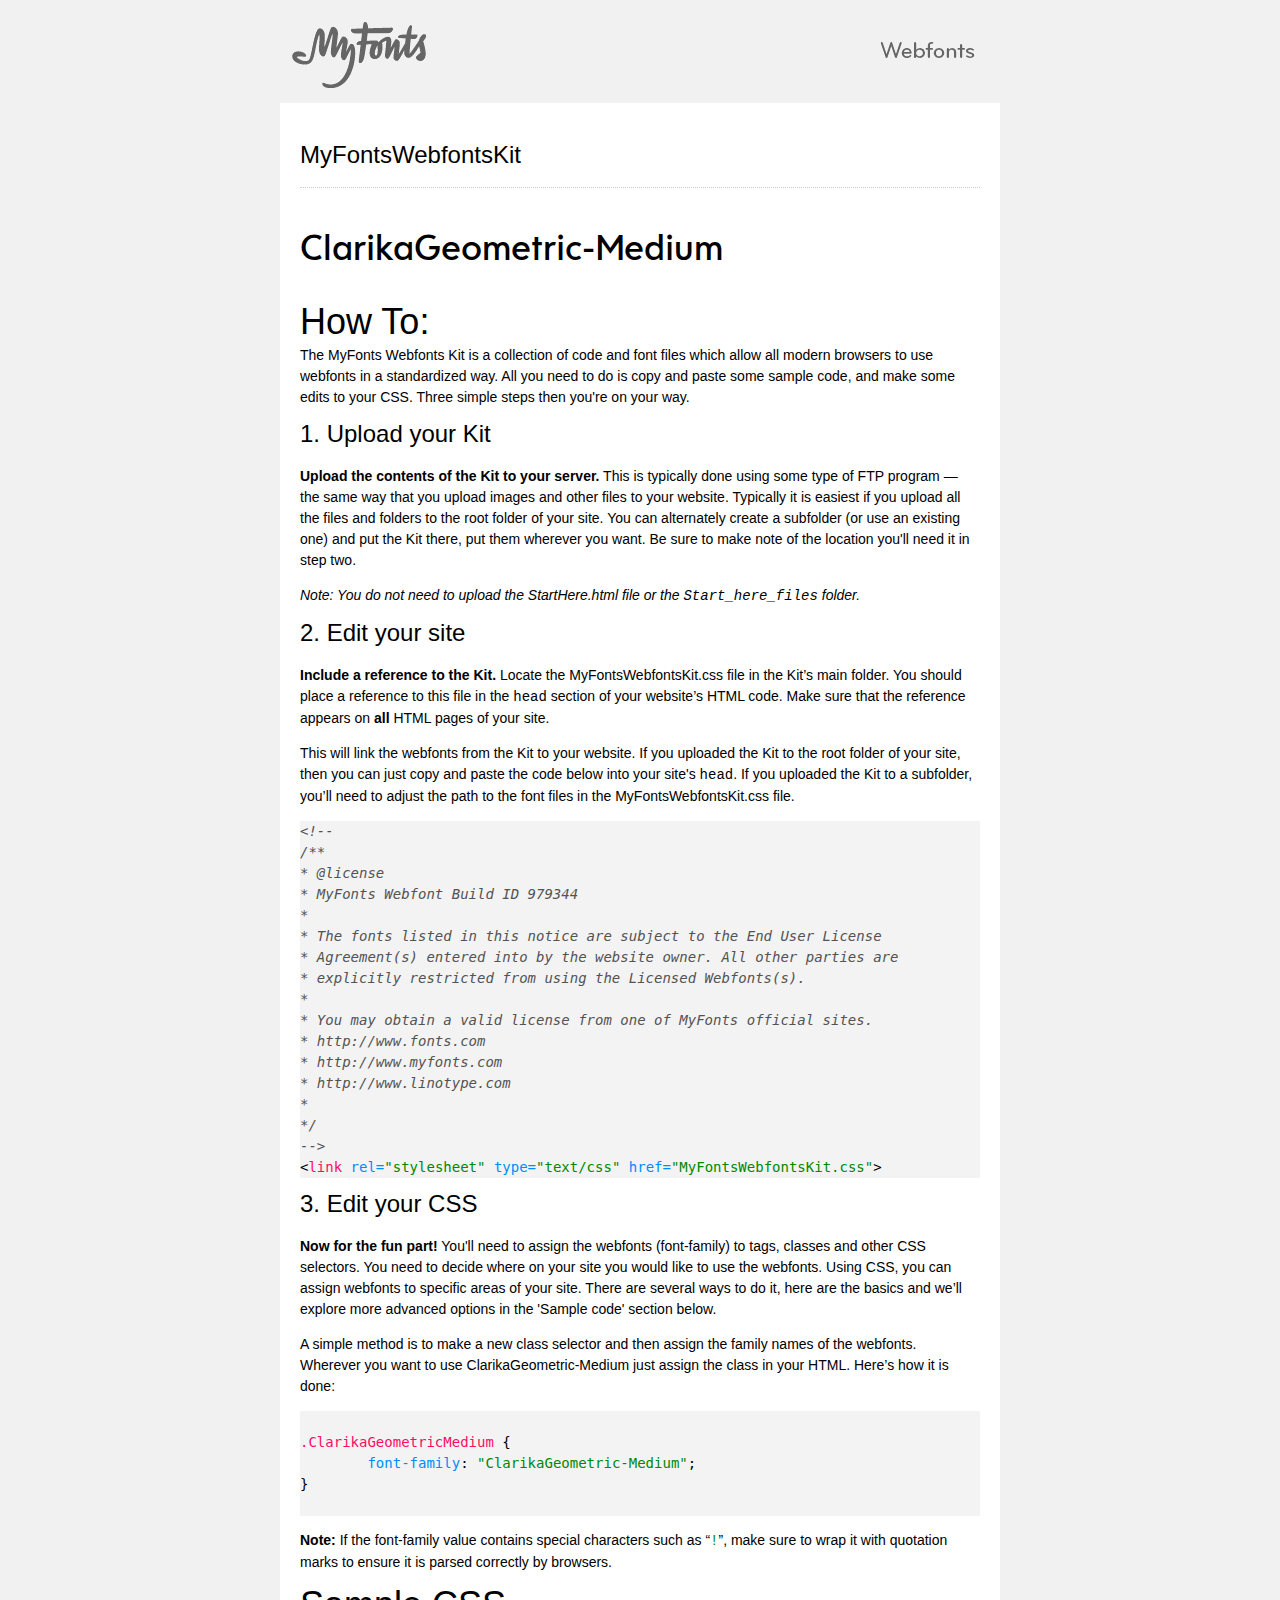
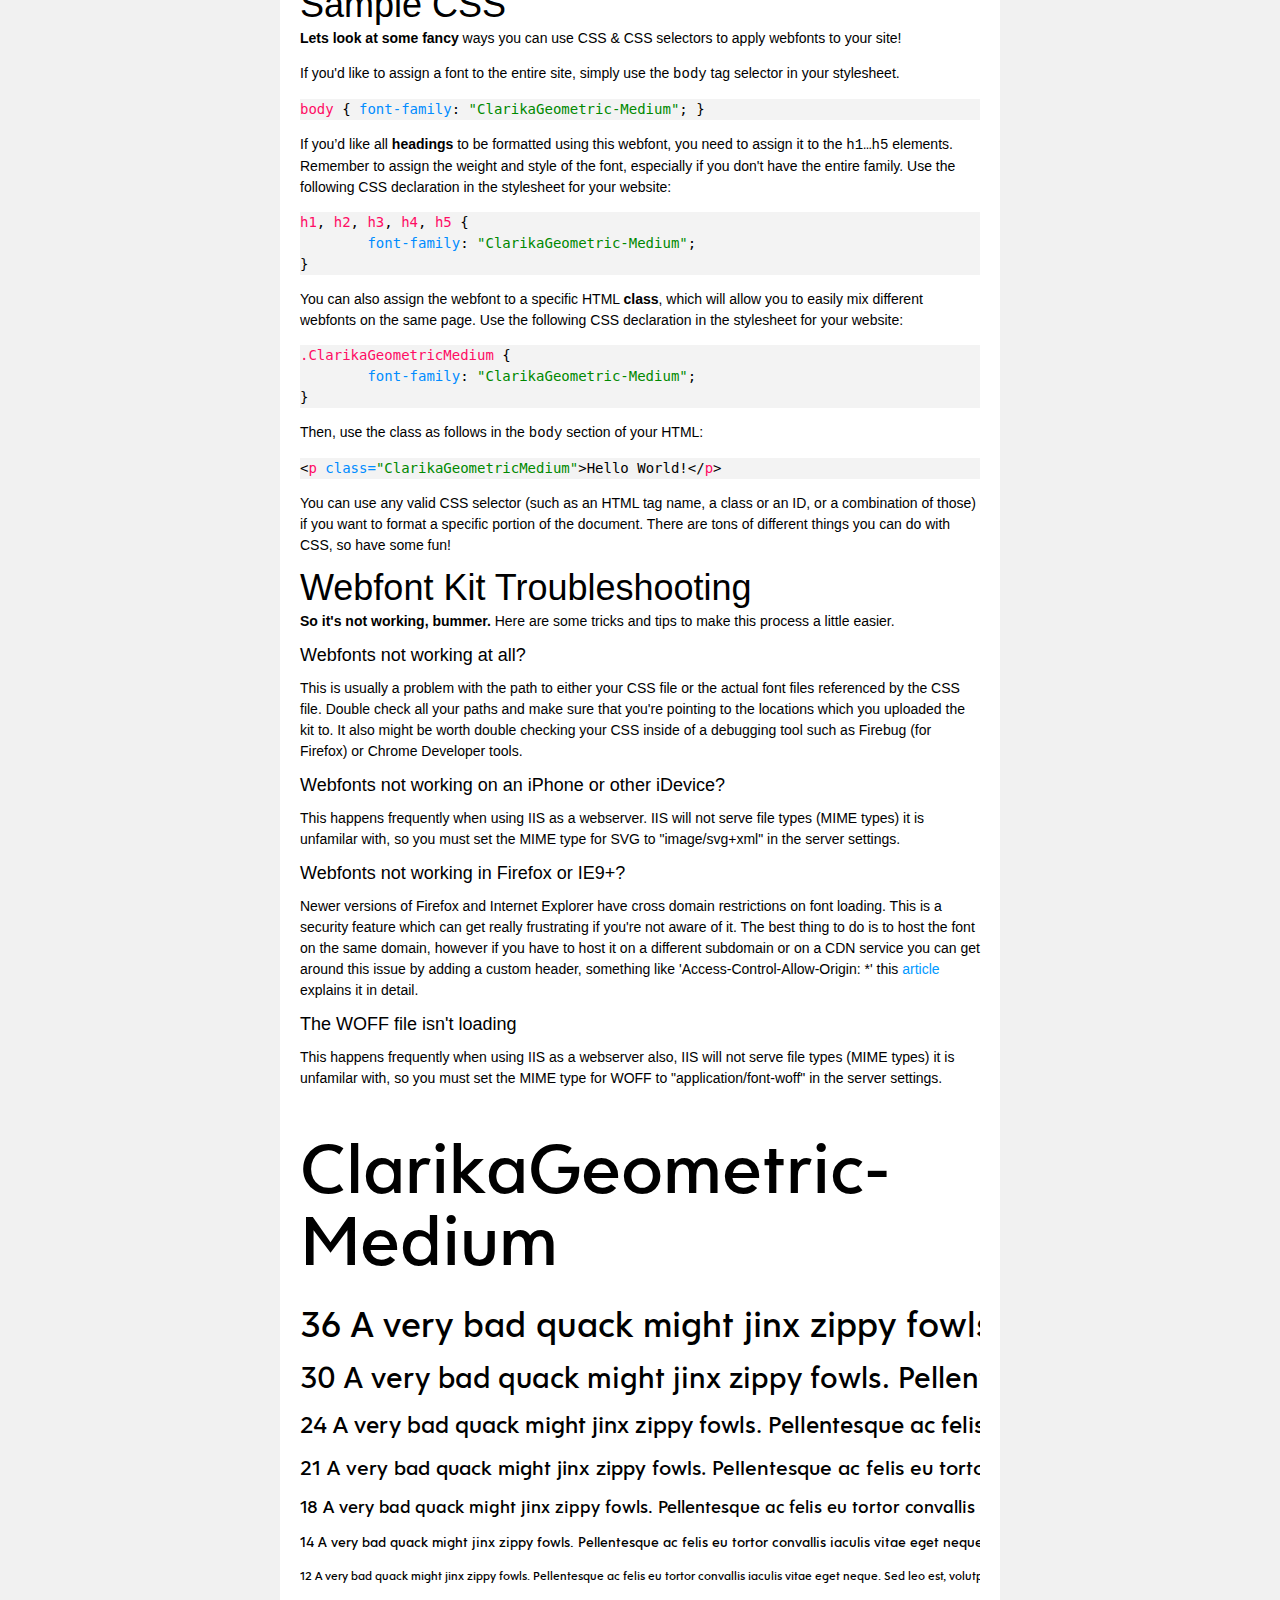
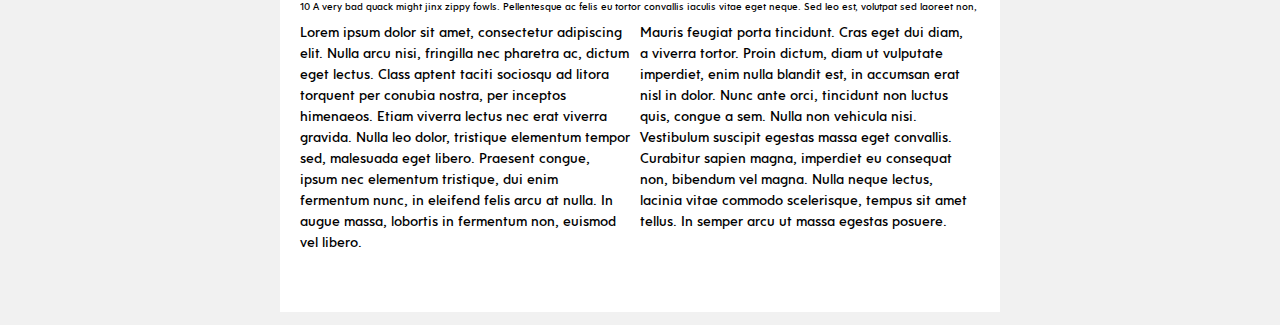
<file: static/MyFontsWebfontsKit/StartHere.html>
<!DOCTYPE html PUBLIC "-//W3C//DTD XHTML 1.0 Strict//EN"
	"http://www.w3.org/TR/xhtml1/DTD/xhtml1-strict.dtd">

<html xmlns="http://www.w3.org/1999/xhtml" xml:lang="en" lang="en">
<head>
<title>MyFontsWebfontsKit</title>
<meta http-equiv="Content-Type" content="text/html; charset=UTF-8"/>

<!--
/**
 * @license
 * MyFonts Webfont Build ID 4081417, 2021-05-04T12:19:44-0400
 * 
 * The fonts listed in this notice are subject to the End User License
 * Agreement(s) entered into by the website owner. All other parties are 
 * explicitly restricted from using the Licensed Webfonts(s).
 * 
 * You may obtain a valid license at the URLs below.
 * 
 * Webfont: ClarikaGeometric-Medium by The Refinery
 * URL: https://www.myfonts.com/fonts/the-refinery/clarika/geometric-medium/
 * Copyright: Copyright © 2017 by The Refinery LLC. All rights reserved.
 * 
 * 
 * 
 * © 2021 MyFonts Inc
*/

-->

<!-- 1. load the webfonts -->
<link rel="stylesheet" type="text/css" href="MyFontsWebfontsKit.css"/>

<!-- 2. set up some css styles using the webfonts -->
<style type="text/css">
.ClarikaGeometricMedium {
	font-family: "ClarikaGeometric-Medium";
}
</style>


<!-- not relevant to webfonts. just example code highlighting. -->
<script type="text/javascript" src="Start_here_files/highlight.js"></script>
<script type="text/javascript">
  hljs.initHighlightingOnLoad();
</script>

<!-- also not relavent to webfonts. just layout css for this doc. -->
<link rel="stylesheet" type="text/css" href="Start_here_files/layout.css">


</head>
<body>
<div id="header"><br/>
  <img src="Start_here_files/header.png" alt="MyFonts Webfonts" style="padding-bottom: 12px;" width="720" border="0" height="66"/>
</div>
<div id="main_container">

<div id="headline">
<h2 class="webfont-article-block">MyFontsWebfontsKit</h2>
<div class="container-article"><p style="font-size:36px;line-height:40px;">
  <span class="ClarikaGeometricMedium" contenteditable="true">ClarikaGeometric-Medium </span><br>
</div>
</div>
<div id="webfont_instructions">
	<h1>How To:</h1>
	<p>The MyFonts Webfonts Kit is a collection of code and font files which allow all modern browsers to use webfonts in a standardized way.
	All you need to do is copy and paste some sample code, and make some edits to your CSS.  Three simple steps then you're on your way.</p>

	<h2>1. Upload your Kit</h2>

	<p><strong>Upload the contents of the Kit to your server.</strong> This is
	typically done using some type of FTP program — the same way that you upload images and other files
	to your website. Typically it is easiest if you upload all the files and folders to
	the root folder of your site.  You can alternately create a subfolder (or use an existing one) and put
	the Kit there, put them wherever you want.  Be sure to make note of the location you'll need it in step two. </p>

	<p><em>Note: You do not need to upload the StartHere.html file or
	the <code>Start_here_files</code> folder.</em> </p>

	<h2>2. Edit your site</h2>

	<p><strong>Include a reference to the Kit. </strong> Locate the MyFontsWebfontsKit.css file in the Kit’s main folder.
		You should place a reference to this file in the
	<code>head</code> section of your website’s HTML code. Make
	sure that the reference appears on <strong>all</strong> HTML pages of your site.</p>

	<p>This will link the webfonts from the Kit to your website.
	If you uploaded the Kit to the root folder of your site, then
	you can just copy and paste the code below into your site's
	<code>head</code>. If you uploaded the Kit to a
	subfolder, you’ll need to adjust the path to the font files in the MyFontsWebfontsKit.css file. </p>

	<pre><code class="html">&lt;!--
/**
* @license
* MyFonts Webfont Build ID 979344
*
* The fonts listed in this notice are subject to the End User License
* Agreement(s) entered into by the website owner. All other parties are
* explicitly restricted from using the Licensed Webfonts(s).
*
* You may obtain a valid license from one of MyFonts official sites.
* http://www.fonts.com
* http://www.myfonts.com
* http://www.linotype.com
*
*/
-->
&lt;link rel="stylesheet" type="text/css" href="MyFontsWebfontsKit.css"></code></pre>

	<h2>3. Edit your CSS</h2>

	<p><strong>Now for the fun part!</strong>
	You'll need to assign the webfonts (font-family) to tags, classes and other CSS selectors.
	You need to decide where on your site you would like to use the webfonts.
	Using CSS, you can assign webfonts to specific areas of your site.
	There are several ways to do it, here are the basics and we’ll explore more advanced options in the 'Sample code' section below. </p>

	<p>A simple method is to make a new class selector and
	then assign the family names of the webfonts.  Wherever you want to use ClarikaGeometric-Medium just assign the class in your HTML. Here’s how it is done: </p>

	<pre><code class="css">
.ClarikaGeometricMedium {
	font-family: "ClarikaGeometric-Medium";
}
	</code></pre>

	<p><strong>Note:</strong> If the font-family value contains special characters such as “<code style="color:#008900">!</code>”, make sure to wrap it with quotation marks to ensure it is parsed correctly by browsers.</p>
</div>
<div id="webfont_code">
	<h1>Sample CSS</h1>
	<p><strong>Lets look at some fancy</strong> ways you can use CSS &amp; CSS selectors to apply webfonts to your site!
	</p>

	<p>If you'd like to assign a font to the entire site, simply use the <code>body</code> tag selector in your stylesheet.</p>

	<pre><code class="css">body { font-family: "ClarikaGeometric-Medium"; }</code></pre>

	<p>If you’d like all <strong>headings</strong> to be formatted using this
	webfont, you need to assign it to the <code>h1…h5</code> elements.
	Remember to assign the weight and style of the font, especially if you don't have the entire family.
	Use the following CSS declaration in the stylesheet for your website: </p>
	<pre><code class="css">h1, h2, h3, h4, h5 {
	font-family: "ClarikaGeometric-Medium";
}</code></pre>

	<p>You can also assign the webfont to a specific HTML <strong>class</strong>, which will allow
	you to easily mix different webfonts on the same page. Use the following CSS
	declaration in the stylesheet for your website: </p>

	<pre><code class="css">.ClarikaGeometricMedium {
	font-family: "ClarikaGeometric-Medium";
}</code></pre>

	<p>Then, use the class as follows in the <code>body</code> section of your HTML: </p>

	<pre><code class="html">&lt;p class="ClarikaGeometricMedium">Hello World!&lt;/p></code></pre>

	<p>You can use any valid CSS selector (such as an HTML tag name, a class or an
	ID, or a combination of those) if you want to format a specific portion of the
	document.  There are tons of different things you can do with CSS, so have some fun!</p>

</div>

<div id="webfont_troubleshooting">

	<h1>Webfont Kit Troubleshooting</h1>

	<p><strong>So it's not working, bummer.</strong>  Here are some tricks and tips to make this process a little easier.</p>

	<h3>Webfonts not working at all?</h3><p>
	This is usually a problem with the path to either your CSS file or the actual font files referenced by the CSS file.
	Double check all your paths and make sure that you're pointing to the locations which you uploaded the kit to.
	It also might be worth double checking your CSS inside of a debugging tool such as Firebug (for Firefox) or Chrome Developer tools.
	</p>

	<h3>Webfonts not working on an iPhone or other iDevice?</h3><p>
	This happens frequently when using IIS as a webserver. IIS will not serve file types (MIME types) it is unfamilar with, so
	you must set the MIME type for SVG to "image/svg+xml" in the server settings.</p>

	<h3>Webfonts not working in Firefox or IE9+?</h3><p>
	Newer versions of Firefox and Internet Explorer have cross domain restrictions on font loading.
	This is a security feature which can get really frustrating if you're not aware of it.  The best thing to do is to host the font on the same domain,
	however if you have to host it on a different subdomain or on a CDN service you can get around this issue by adding a custom header, something like 'Access-Control-Allow-Origin: *'
	this <a href='http://www.red-team-design.com/firefox-doesnt-allow-cross-domain-fonts-by-default/'>article</a> explains it in detail.
	</p>

	<h3>The WOFF file isn't loading</h3><p>
	This happens frequently when using IIS as a webserver also, IIS will not serve file types (MIME types) it is unfamilar with, so
	you must set the MIME type for WOFF to "application/font-woff" in the server settings.</p>
</div>

<div id="webfont_specimen">
	<div class="clearer">&nbsp;</div>

  <div class="clearer">&nbsp;</div>
  <div class="webfont-sample-block">
    <p class="ClarikaGeometricMedium webfont-sample" style="font-size:72px;">ClarikaGeometric-Medium</p>
  </div>
  <div class="webfont-sample-block nowrap">
    <p class="ClarikaGeometricMedium webfont-sample" style="font-size:36px;"><span>36 </span>A very bad quack might jinx zippy fowls. Pellentesque ac felis eu tortor convallis iaculis vitae eget neque. Sed leo est, volutpat sed laoreet non, convallis at metus. Nam facilisis risus eget orci posuere sodales. Aliquam eleifend quam vel ipsum euismod aliquam. Lorem ipsum dolor sit amet, consectetur adipiscing elit. Cras ut ultrices tellus. Aliquam quis metus diam, id commodo mi. Aenean ac urna mi, sit amet gravida lacus. Aliquam urna nunc, pulvinar vel egestas ac, tincidunt non dui. Maecenas in orci sit amet lacus mollis viverra eu vitae arcu. Vestibulum eros quam, viverra et fermentum ac, ultrices sit amet risus. Nulla tristique magna vel urna tempus cursus. </p>
    <p class="ClarikaGeometricMedium webfont-sample" style="font-size:30px;"><span>30 </span>A very bad quack might jinx zippy fowls. Pellentesque ac felis eu tortor convallis iaculis vitae eget neque. Sed leo est, volutpat sed laoreet non, convallis at metus. Nam facilisis risus eget orci posuere sodales. Aliquam eleifend quam vel ipsum euismod aliquam. Lorem ipsum dolor sit amet, consectetur adipiscing elit. Cras ut ultrices tellus. Aliquam quis metus diam, id commodo mi. Aenean ac urna mi, sit amet gravida lacus. Aliquam urna nunc, pulvinar vel egestas ac, tincidunt non dui. Maecenas in orci sit amet lacus mollis viverra eu vitae arcu. Vestibulum eros quam, viverra et fermentum ac, ultrices sit amet risus. Nulla tristique magna vel urna tempus cursus. </p>
    <p class="ClarikaGeometricMedium webfont-sample" style="font-size:24px;"><span>24 </span>A very bad quack might jinx zippy fowls. Pellentesque ac felis eu tortor convallis iaculis vitae eget neque. Sed leo est, volutpat sed laoreet non, convallis at metus. Nam facilisis risus eget orci posuere sodales. Aliquam eleifend quam vel ipsum euismod aliquam. Lorem ipsum dolor sit amet, consectetur adipiscing elit. Cras ut ultrices tellus. Aliquam quis metus diam, id commodo mi. Aenean ac urna mi, sit amet gravida lacus. Aliquam urna nunc, pulvinar vel egestas ac, tincidunt non dui. Maecenas in orci sit amet lacus mollis viverra eu vitae arcu. Vestibulum eros quam, viverra et fermentum ac, ultrices sit amet risus. Nulla tristique magna vel urna tempus cursus. </p>
    <p class="ClarikaGeometricMedium webfont-sample" style="font-size:21px;"><span>21 </span>A very bad quack might jinx zippy fowls. Pellentesque ac felis eu tortor convallis iaculis vitae eget neque. Sed leo est, volutpat sed laoreet non, convallis at metus. Nam facilisis risus eget orci posuere sodales. Aliquam eleifend quam vel ipsum euismod aliquam. Lorem ipsum dolor sit amet, consectetur adipiscing elit. Cras ut ultrices tellus. Aliquam quis metus diam, id commodo mi. Aenean ac urna mi, sit amet gravida lacus. Aliquam urna nunc, pulvinar vel egestas ac, tincidunt non dui. Maecenas in orci sit amet lacus mollis viverra eu vitae arcu. Vestibulum eros quam, viverra et fermentum ac, ultrices sit amet risus. Nulla tristique magna vel urna tempus cursus. </p>
    <p class="ClarikaGeometricMedium webfont-sample" style="font-size:18px;"><span>18 </span>A very bad quack might jinx zippy fowls. Pellentesque ac felis eu tortor convallis iaculis vitae eget neque. Sed leo est, volutpat sed laoreet non, convallis at metus. Nam facilisis risus eget orci posuere sodales. Aliquam eleifend quam vel ipsum euismod aliquam. Lorem ipsum dolor sit amet, consectetur adipiscing elit. Cras ut ultrices tellus. Aliquam quis metus diam, id commodo mi. Aenean ac urna mi, sit amet gravida lacus. Aliquam urna nunc, pulvinar vel egestas ac, tincidunt non dui. Maecenas in orci sit amet lacus mollis viverra eu vitae arcu. Vestibulum eros quam, viverra et fermentum ac, ultrices sit amet risus. Nulla tristique magna vel urna tempus cursus. </p>
    <p class="ClarikaGeometricMedium webfont-sample" style="font-size:14px;"><span>14 </span>A very bad quack might jinx zippy fowls. Pellentesque ac felis eu tortor convallis iaculis vitae eget neque. Sed leo est, volutpat sed laoreet non, convallis at metus. Nam facilisis risus eget orci posuere sodales. Aliquam eleifend quam vel ipsum euismod aliquam. Lorem ipsum dolor sit amet, consectetur adipiscing elit. Cras ut ultrices tellus. Aliquam quis metus diam, id commodo mi. Aenean ac urna mi, sit amet gravida lacus. Aliquam urna nunc, pulvinar vel egestas ac, tincidunt non dui. Maecenas in orci sit amet lacus mollis viverra eu vitae arcu. Vestibulum eros quam, viverra et fermentum ac, ultrices sit amet risus. Nulla tristique magna vel urna tempus cursus. </p>
    <p class="ClarikaGeometricMedium webfont-sample" style="font-size:12px;"><span>12 </span>A very bad quack might jinx zippy fowls. Pellentesque ac felis eu tortor convallis iaculis vitae eget neque. Sed leo est, volutpat sed laoreet non, convallis at metus. Nam facilisis risus eget orci posuere sodales. Aliquam eleifend quam vel ipsum euismod aliquam. Lorem ipsum dolor sit amet, consectetur adipiscing elit. Cras ut ultrices tellus. Aliquam quis metus diam, id commodo mi. Aenean ac urna mi, sit amet gravida lacus. Aliquam urna nunc, pulvinar vel egestas ac, tincidunt non dui. Maecenas in orci sit amet lacus mollis viverra eu vitae arcu. Vestibulum eros quam, viverra et fermentum ac, ultrices sit amet risus. Nulla tristique magna vel urna tempus cursus. </p>
    <p class="ClarikaGeometricMedium webfont-sample" style="font-size:10px;"><span>10 </span>A very bad quack might jinx zippy fowls. Pellentesque ac felis eu tortor convallis iaculis vitae eget neque. Sed leo est, volutpat sed laoreet non, convallis at metus. Nam facilisis risus eget orci posuere sodales. Aliquam eleifend quam vel ipsum euismod aliquam. Lorem ipsum dolor sit amet, consectetur adipiscing elit. Cras ut ultrices tellus. Aliquam quis metus diam, id commodo mi. Aenean ac urna mi, sit amet gravida lacus. Aliquam urna nunc, pulvinar vel egestas ac, tincidunt non dui. Maecenas in orci sit amet lacus mollis viverra eu vitae arcu. Vestibulum eros quam, viverra et fermentum ac, ultrices sit amet risus. Nulla tristique magna vel urna tempus cursus. </p>
  </div>
  <div class="webfont-twocolumns">
    <p class="ClarikaGeometricMedium">Lorem ipsum dolor sit amet, consectetur adipiscing elit. Nulla arcu nisi, fringilla nec pharetra ac, dictum eget lectus. Class aptent taciti sociosqu ad litora torquent per conubia nostra, per inceptos himenaeos. Etiam viverra lectus nec erat viverra gravida. Nulla leo dolor, tristique elementum tempor sed, malesuada eget libero. Praesent congue, ipsum nec elementum tristique, dui enim fermentum nunc, in eleifend felis arcu at nulla. In augue massa, lobortis in fermentum non, euismod vel libero. </p>
  </div>
  <div class="webfont-twocolumns last">
    <p class="ClarikaGeometricMedium">Mauris feugiat porta tincidunt. Cras eget dui diam, a viverra tortor. Proin dictum, diam ut vulputate imperdiet, enim nulla blandit est, in accumsan erat nisl in dolor. Nunc ante orci, tincidunt non luctus quis, congue a sem. Nulla non vehicula nisi. Vestibulum suscipit egestas massa eget convallis. Curabitur sapien magna, imperdiet eu consequat non, bibendum vel magna. Nulla neque lectus, lacinia vitae commodo scelerisque, tempus sit amet tellus. In semper arcu ut massa egestas posuere. </p>
  </div>
  <div class="clearer">&nbsp;</div>
</div>


</div>
</body>
</html>
</file>
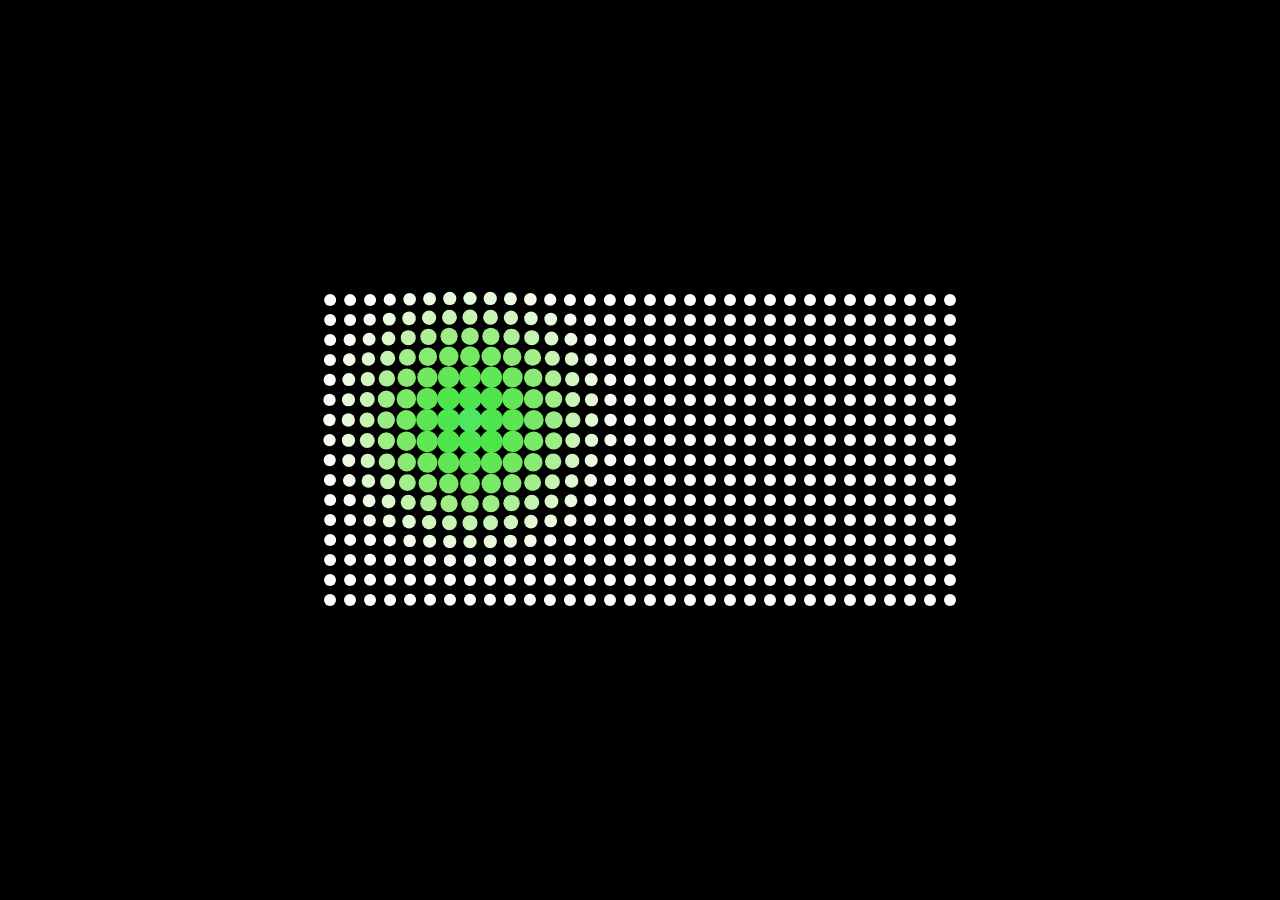
<file: static/vendors/anime.js/documentation/examples/advanced-staggering-2.html>
<!DOCTYPE html>
<html>
<head>
  <title>advanced staggering • anime.js</title>
  <meta charset="utf-8">
  <meta name="viewport" content="width=device-width, initial-scale=1, maximum-scale=1">
  <meta property="og:title" content="anime.js">
  <meta property="og:url" content="https://animejs.com">
  <meta property="og:description" content="Javascript Animation Engine">
  <meta property="og:image" content="https://animejs.com/documentation/assets/img/icons/og.png">
  <meta name="twitter:card" content="summary">
  <meta name="twitter:title" content="anime.js">
  <meta name="twitter:site" content="@juliangarnier">
  <meta name="twitter:description" content="Javascript Animation Engine">
  <meta name="twitter:image" content="https://animejs.com/documentation/assets/img/icons/twitter.png">
  <link rel="apple-touch-icon-precomposed" href="../assets/img/social-media-image.png">
  <link rel="icon" type="image/png" href="../assets/img/favicon.png" >
  <link href="../assets/css/animejs.css" rel="stylesheet">
  <link href="../assets/css/documentation.css" rel="stylesheet">
  <style>

    :root {
      font-size: 20px;
    }

    body {
      display: flex;
      flex-wrap: wrap;
      justify-content: center;
      align-items: center;
      height: 100vh;
      background-color: #000;
    }

    .stagger-visualizer {
      display: flex;
      flex-wrap: wrap;
      justify-content: center;
      align-items: center;
      position: relative;
      width: 32rem;
      height: 16rem;
    }

    .dots-wrapper {
      position: absolute;
      display: flex;
      flex-wrap: wrap;
      justify-content: center;
      align-items: center;
      width: 100%;
      height: 100%;
    }

    .stagger-visualizer .dot {
      position: relative;
      width: calc(1rem - 8px);
      height: calc(1rem - 8px);
      margin: 4px;
      border-radius: 50%;
      background-color: currentColor;
    }

  </style>
</head>
<body>

  <div class="stagger-visualizer">
    <div class="dots-wrapper"></div>
  </div>

</body>
<script type="module">

  import anime from '../../src/index.js';

  var advancedStaggeringAnimation = (function() {

    var staggerVisualizerEl = document.querySelector('.stagger-visualizer');
    var dotsWrapperEl = staggerVisualizerEl.querySelector('.dots-wrapper');
    var dotsFragment = document.createDocumentFragment();
    var grid = [32, 16];
    var cellSize = 1;
    var numberOfElements = grid[0] * grid[1];
    var animation;
    var paused = true;

    for (var i = 0; i < numberOfElements; i++) {
      var dotEl = document.createElement('div');
      dotEl.classList.add('dot');
      dotsFragment.appendChild(dotEl);
    }

    dotsWrapperEl.appendChild(dotsFragment);

    var index = anime.random(0, numberOfElements-1);
    var nextIndex = 0;

    function play() {

      paused = false;
      if (animation) animation.pause();

      nextIndex = anime.random(0, numberOfElements-1);

      var saturation = 75;

      var colorStart = anime.random(0, 256);
      var colorEnd = anime.random(0, 256);
      var colorRangeValue = [colorStart, colorEnd];
      var luminosityStart = anime.random(60, 80);
      var luminosityEnd = anime.random(20, 40);
      var luminosityRangeValue = [luminosityStart, luminosityEnd];

      function staggeredGridColors(el, i, total) {
        var hue = Math.round(anime.stagger(colorRangeValue, {grid: grid, from: index})(el, i, total));
        var luminosity = Math.round(anime.stagger(luminosityRangeValue, {grid: grid, from: index})(el, i, total));
        return 'hsl(' + hue + ', ' + saturation + '%, ' + luminosity + '%)';
      }

      animation = anime({
        targets: '.stagger-visualizer .dot',
        keyframes: [
          {
            zIndex: function(el, i, total) {
              return Math.round(anime.stagger([numberOfElements, 0], {grid: grid, from: index})(el, i, total));
            },
            translateX: anime.stagger('-.001rem', {grid: grid, from: index, axis: 'x'}),
            translateY: anime.stagger('-.001rem', {grid: grid, from: index, axis: 'y'}),
            duration: 200
          }, {
            translateX: anime.stagger('.075rem', {grid: grid, from: index, axis: 'x'}),
            translateY: anime.stagger('.075rem', {grid: grid, from: index, axis: 'y'}),
            scale: anime.stagger([2, .2], {grid: grid, from: index}),
            backgroundColor: staggeredGridColors,
            duration: 450
          }, {
            translateX: 0,
            translateY: 0,
            scale: 1,
            duration: 500,
          }
        ],
        delay: anime.stagger(60, {grid: grid, from: index}),
        easing: 'easeInOutQuad',
        complete: play
      }, 30)

      index = nextIndex;

    }

    play();

  })();

</script>
</html>
</file>
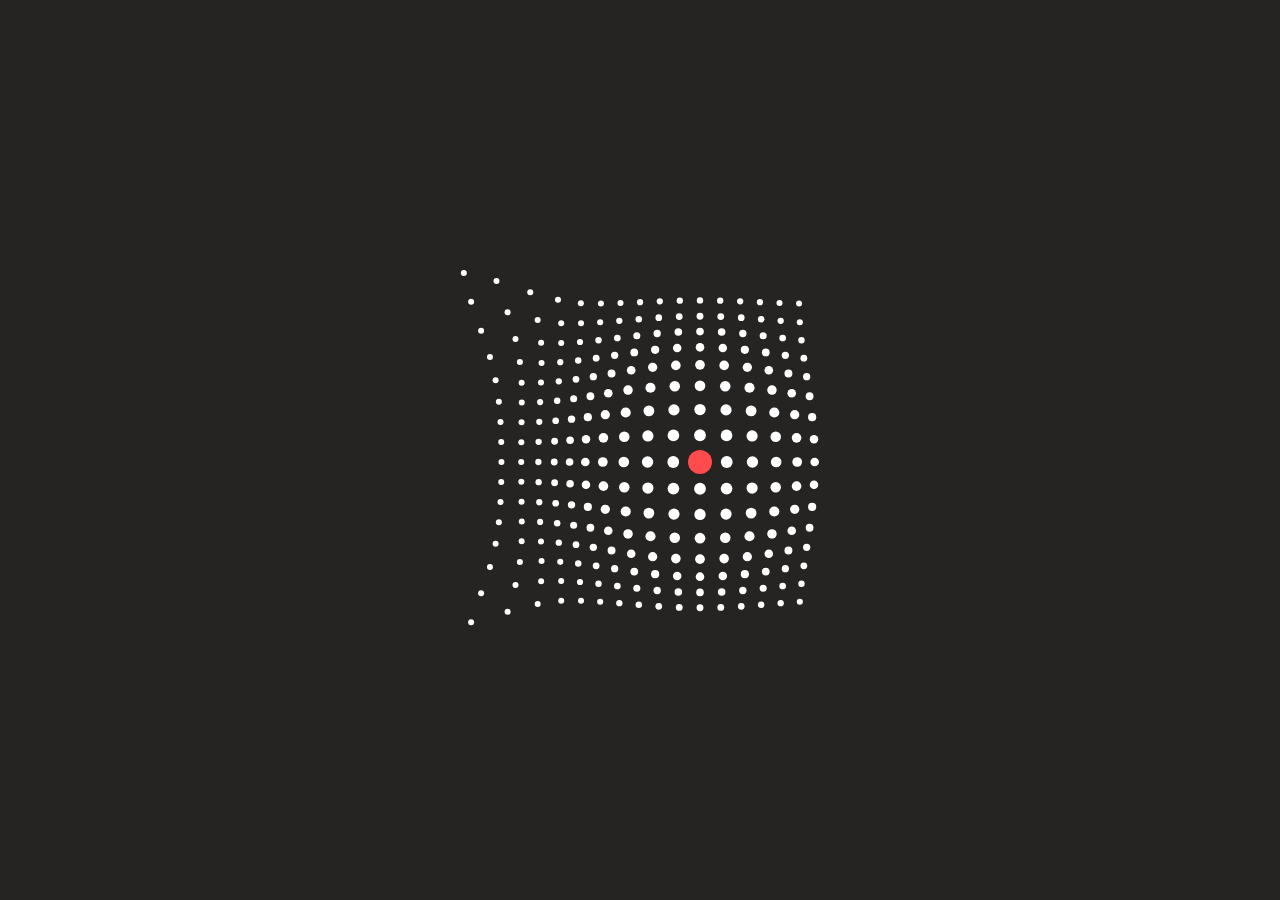
<file: static/vendors/anime.js/documentation/examples/advanced-staggering.html>
<!DOCTYPE html>
<html>
<head>
  <title>advanced staggering • anime.js</title>
  <meta charset="utf-8">
  <meta name="viewport" content="width=device-width, initial-scale=1, maximum-scale=1">
  <meta property="og:title" content="anime.js">
  <meta property="og:url" content="https://animejs.com">
  <meta property="og:description" content="Javascript Animation Engine">
  <meta property="og:image" content="https://animejs.com/documentation/assets/img/icons/og.png">
  <meta name="twitter:card" content="summary">
  <meta name="twitter:title" content="anime.js">
  <meta name="twitter:site" content="@juliangarnier">
  <meta name="twitter:description" content="Javascript Animation Engine">
  <meta name="twitter:image" content="https://animejs.com/documentation/assets/img/icons/twitter.png">
  <link rel="apple-touch-icon-precomposed" href="../assets/img/social-media-image.png">
  <link rel="icon" type="image/png" href="../assets/img/favicon.png" >
  <link href="../assets/css/animejs.css" rel="stylesheet">
  <link href="../assets/css/documentation.css" rel="stylesheet">
  <style>

    :root {
      font-size: 24px;
    }

    body {
      display: flex;
      flex-wrap: wrap;
      justify-content: center;
      align-items: center;
      height: 100vh;
    }

    .stagger-visualizer {
      position: relative;
      display: flex;
      flex-wrap: wrap;
      justify-content: center;
      align-items: center;
      width: 16rem;
      height: 16rem;
    }

    .stagger-visualizer .dot {
      position: relative;
      width: .25rem;
      height: .25rem;
      margin: .375rem;
      background-color: currentColor;
      border-radius: 50%;
    }

    .stagger-visualizer .cursor {
      position: absolute;
      z-index: 1;
      top: 0;
      left: 0;
      width: 1rem;
      height: 1rem;
      background-color: currentColor;
      border-radius: 50%;
    }

  </style>
</head>
<body>

  <div class="stagger-visualizer">
    <div class="cursor color-red"></div>
  </div>

</body>
<script type="module">

  import anime from '../../src/index.js';

  const staggerVisualizerEl = document.querySelector('.stagger-visualizer');
  const fragment = document.createDocumentFragment();
  const numberOfElements = 16*16;
  var animation;

  for (let i = 0; i < numberOfElements; i++) {
    const dotEl = document.createElement('div');
    dotEl.classList.add('dot');
    fragment.appendChild(dotEl);
  }

  staggerVisualizerEl.appendChild(fragment);

  let index = anime.random(0, numberOfElements);
  let nextIndex = 0;

  function animateGrid() {

    if (animation) animation.pause();

    nextIndex = anime.random(0, numberOfElements);

    anime.set('.cursor', {
      translateX: anime.stagger('-1rem', {grid: [16, 16], from: index, axis: 'x'}),
      translateY: anime.stagger('-1rem', {grid: [16, 16], from: index, axis: 'y'})
    });

    animation = anime.timeline({
      easing: 'easeInOutQuad',
      complete: animateGrid
    })
    .add({
      targets: '.cursor',
      keyframes: [
        { scale: .625 }, 
        { scale: 1.125 },
        { scale: 1 }
      ],
      duration: 600
    })
    .add({
      targets: '.dot',
      keyframes: [
        {
          translateX: anime.stagger('-.175rem', {grid: [16, 16], from: index, axis: 'x'}),
          translateY: anime.stagger('-.175rem', {grid: [16, 16], from: index, axis: 'y'}),
          duration: 200
        }, {
          translateX: anime.stagger('.125rem', {grid: [16, 16], from: index, axis: 'x'}),
          translateY: anime.stagger('.125rem', {grid: [16, 16], from: index, axis: 'y'}),
          scale: 2,
          duration: 500
        }, {
          translateX: 0,
          translateY: 0,
          scale: 1,
          duration: 600,
        }
      ],
      delay: anime.stagger(50, {grid: [16, 16], from: index})
    }, '-=600')
    .add({
      targets: '.cursor',
      translateX: { value: anime.stagger('-1rem', {grid: [16, 16], from: nextIndex, axis: 'x'}), duration: anime.random(400, 1200) },
      translateY: { value: anime.stagger('-1rem', {grid: [16, 16], from: nextIndex, axis: 'y'}), duration: anime.random(400, 1200) },
      easing: 'easeOutSine'
    }, '-=1100')

    index = nextIndex;

  }

  animateGrid();

</script>
</html>
</file>
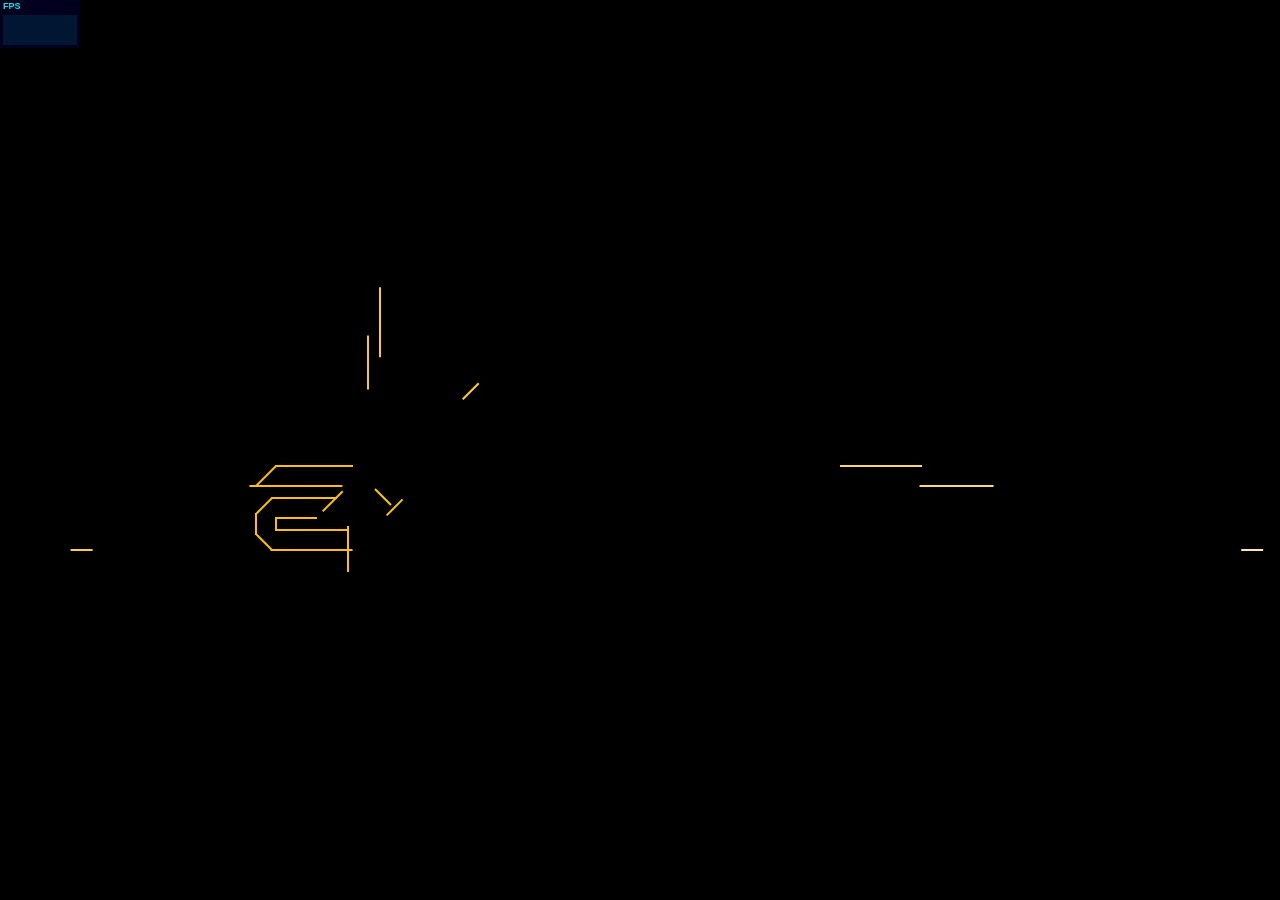
<file: static/vendors/anime.js/documentation/examples/animejs-mgs-logo-animation.html>
<!DOCTYPE html>
<html>
<head>
  <title>Anime MGS logo animation | anime.js</title>
  <meta charset="utf-8">
  <meta name="viewport" content="width=device-width, initial-scale=1, maximum-scale=1">
  <meta property="og:title" content="anime.js">
  <meta property="og:url" content="https://animejs.com">
  <meta property="og:description" content="Javascript Animation Engine">
  <meta property="og:image" content="https://animejs.com/documentation/assets/img/icons/og.png">
  <meta name="twitter:card" content="summary">
  <meta name="twitter:title" content="anime.js">
  <meta name="twitter:site" content="@juliangarnier">
  <meta name="twitter:description" content="Javascript Animation Engine">
  <meta name="twitter:image" content="https://animejs.com/documentation/assets/img/icons/twitter.png">
  <link rel="apple-touch-icon-precomposed" href="../assets/img/social-media-image.png">
  <link rel="icon" type="image/png" href="../assets/img/favicon.png">
  <link href="../assets/css/animejs.css" rel="stylesheet">
  <link href="../assets/css/documentation.css" rel="stylesheet">
  <script src="../../lib/anime.min.js"></script>
  <!-- <script src="../assets/js/anime/anime.2.2.0.js"></script> -->
  <style>

    html,
    body {
      background-color: black;
    }

    section {
      position: absolute;
      width: 100%;
      height: 100%;
      display: flex;
      justify-content: center;
    }

    .mgs-logo { margin: auto; }
    .vert { transform-origin: center bottom; }
    .hori { transform-origin: 0% 50%; }
    .diag-left { transform-origin: 100% 100%; }
    .diag-right { transform-origin: 100% 0%; }

    .stripes path,
    .text-fills path,
    .katakana path,
    .line {
      opacity: 0
    }

  </style>
</head>
<body>
  <section>
    <svg class="mgs-logo" width="100%" height="448" viewBox="0 0 1024 448">
      <g class="stripes" transform="translate(321.000000, 160.000000)" fill="#FFF">
        <path d="M8,20 L12,16 L92,16 L88,20 L8,20 L8,20 L8,20 L8,20 Z" class="stripe stripe-left"></path>
        <path d="M4,24 L0,28 L80,28 L84,24 L4,24 L4,24 L4,24 L4,24 Z" class="stripe stripe-left"></path>
        <path d="M16,12 L20,8 L100,8 L96,12 L16,12 L16,12 L16,12 L16,12 Z" class="stripe stripe-left"></path>
        <path d="M24,4 L28,0 L108,7.10542736e-15 L104,4 L24,4 L24,4 L24,4 L24,4 Z" class="stripe stripe-left"></path>
      </g>
      <g class="stripes" transform="translate(592.000000, 160.000000)" fill="#FFF">
        <path d="M8,20 L12,16 L92,16 L88,20 L8,20 L8,20 L8,20 L8,20 Z" class="stripe stripe-right"></path>
        <path d="M4,24 L0,28 L80,28 L84,24 L4,24 L4,24 L4,24 L4,24 Z" class="stripe stripe-right"></path>
        <path d="M16,12 L20,8 L100,8 L96,12 L16,12 L16,12 L16,12 L16,12 Z" class="stripe stripe-right"></path>
        <path d="M24,4 L28,0 L108,7.10542736e-15 L104,4 L24,4 L24,4 L24,4 L24,4 Z" class="stripe stripe-right"></path>
      </g>
      <g class="katakana" transform="translate(202.000000, 128.000000)" fill="#FFF">
        <path d="M55,33 L56,32 L136,32 L135,33 L55,33 Z" data-d="M0,92 L60,32 L140,32 L80,92 L0,92 Z"></path>
        <path d="M28,28 L29,28 L1,0 L0,0 L28,28 Z" data-d="M32,28 L230,28 L202,0 L4,0 L32,28 Z"></path>
        <path d="M232,28 L204,0 L205,0 L233,28 L232,28 Z" data-d="M236,28 L208,0 L388,0 L416,28 L236,28 Z"></path>
        <path d="M169,92 L197,64 L199,64 L171,92 L169,92 Z" data-d="M173,92 L201,64 L381,64 L353,92 L173,92 Z"></path>
        <path d="M435,92 L355,92 L356,91 L436,91 L435,92 Z" data-d="M439,92 L359,92 L387,64 L467,64 L439,92 Z"></path>
        <path d="M497,28 L498,28 L470,0 L469,0 L497,28 Z" data-d="M422,28 L502,28 L474,0 L394,0 L422,28 Z"></path>
        <path d="M476,65 L556,65 L555,64 L475,64 L476,65 Z" data-d="M507,92 L587,92 L559,64 L479,64 L507,92 Z"></path>
        <path d="M554,59 L553,60 L473,60 L474,59 L554,59 Z" data-d="M617,0 L557,60 L477,60 L537,0 L617,0 Z"></path>
      </g>
      <g class="text-fills" transform="translate(128.000000, 240.000000)" fill="#FFF">
        <path d="M0,48 L0,68 L16,84 L96,84 L112,68 L112,16 L96,0 L20,0 L0,20 L92,20 L92,64 L20,64 L20,52 L60,52 L80,32 L16,32 L0,48 Z" id="a"></path>
        <path d="M216,84 L236,84 L236,16 L220,0 L140,0 L124,16 L124,84 L144,84 L144,20 L216,20 L216,84 L216,84 Z" id="n"></path>
        <path d="M248,0 L268,0 L268,84 L248,84 L248,0 Z" id="i"></path>
        <path d="M300,20 L300,84 L280,84 L280,16 L296,0 L408,0 L424,16 L424,84 L404,84 L404,20 L362,20 L362,84 L342,84 L342,20 L300,20 Z" id="m"></path>
        <path d="M548,36 L548,16 L532,2.55795385e-13 L452,2.4158453e-13 L436,16 L436,68 L452,84 L528,84 L548,64 L456,64 L456,20 L528,20 L528,32 L488,32 L468,52 L532,52 L548,36 L548,36 Z" id="e"></path>
        <path d="M562,64 L582,84 L626,84 L642,68 L642,0 L622,0 L622,64 L562,64 Z" id="j"></path>
        <path d="M674,20 L766,20 L746,0 L670,0 L654,16 L654,36 L670,52 L746,52 L746,64 L654,64 L674,84 L750,84 L766,68 L766,48 L750,32 L674,32 L674,20 Z" id="s"></path>
      </g>
      <g stroke="#FFF" stroke-width="2" fill="none" fill-rule="evenodd">
        <path d="M148,292 L148,304" class="line vert" stroke-linecap="square"></path>
        <path d="M128,288 L128,308" class="line vert" stroke-linecap="square"></path>
        <path d="M148,240 L128,260" class="line diag-right"></path>
        <path d="M128,308 L144,324" class="line diag-left"></path>
        <path d="M144,272 L128,288" class="line diag-right"></path>
        <path d="M148,240 L224,240" class="line hori" stroke-linecap="square"></path>
        <path d="M144,272 L208,272" class="line hori" stroke-linecap="square"></path>
        <path d="M148,292 L188,292" class="line hori" stroke-linecap="square"></path>
        <path d="M148,304 L220,304" class="line hori" stroke-linecap="square"></path>
        <path d="M144,324 L224,324" class="line hori" stroke-linecap="square"></path>
        <path d="M129,260 L220,260" class="line hori" stroke-linecap="square"></path>
        <path d="M208,272 L188,292" class="line diag-right"></path>
        <path d="M220,260 L220,304" class="line vert" stroke-linecap="square"></path>
        <path d="M224,240 L240,256" class="line diag-left"></path>
        <path d="M240,308 L224,324" class="line diag-right"></path>
        <path d="M240,256 L240,308" class="line vert" stroke-linecap="square"></path>
        <path d="M252,256 L252,324" class="line vert" stroke-linecap="square"></path>
        <path d="M268,240 L252,256" class="line diag-right"></path>
        <path d="M252,324 L272,324" class="line hori" stroke-linecap="square"></path>
        <path d="M272,260 L272,324" class="line vert" stroke-linecap="square"></path>
        <path d="M268,240 L348,240" class="line hori" stroke-linecap="square"></path>
        <path d="M272,260 L344,260" class="line hori" stroke-linecap="square"></path>
        <path d="M344,260 L344,324" class="line vert" stroke-linecap="square"></path>
        <path d="M348,240 L364,256" class="line diag-left"></path>
        <path d="M344,324 L364,324" class="line hori" stroke-linecap="square"></path>
        <path d="M364,256 L364,324" class="line vert" stroke-linecap="square"></path>
        <path d="M376,240 L376,324" class="line vert" stroke-linecap="square"></path>
        <path d="M376,324 L396,324" class="line hori" stroke-linecap="square"></path>
        <path d="M376,240 L396,240" class="line hori" stroke-linecap="square"></path>
        <path d="M396,240 L396,324" class="line vert" stroke-linecap="square"></path>
        <path d="M408,256 L408,324" class="line vert" stroke-linecap="square"></path>
        <path d="M424,240 L408,256" class="line diag-right"></path>
        <path d="M408,324 L428,324" class="line hori" stroke-linecap="square"></path>
        <path d="M428,261 L428,323" class="line vert" stroke-linecap="square"></path>
        <path d="M424,240 L536,240" class="line hori" stroke-linecap="square"></path>
        <path d="M428,260 L470,260" class="line hori" stroke-linecap="square"></path>
        <path d="M470,261 L470,323" class="line vert" stroke-linecap="square"></path>
        <path d="M470,324 L490,324" class="line hori" stroke-linecap="square"></path>
        <path d="M490,261 L490,323" class="line vert" stroke-linecap="square"></path>
        <path d="M490,260 L532,260" class="line hori" stroke-linecap="square"></path>
        <path d="M532,261 L532,323" class="line vert" stroke-linecap="square"></path>
        <path d="M536,240 L552,256" class="line diag-left"></path>
        <path d="M532,324 L552,324" class="line hori" stroke-linecap="square"></path>
        <path d="M552,256 L552,324" class="line vert" stroke-linecap="square"></path>
        <path d="M564,256 L564,308" class="line vert" stroke-linecap="square"></path>
        <path d="M564,308 L580,324" class="line diag-left"></path>
        <path d="M580,240 L564,256" class="line diag-right"></path>
        <path d="M584,260 L584,304" class="line vert" stroke-linecap="square"></path>
        <path d="M616,272 L596,292" class="line diag-right"></path>
        <path d="M580,240 L660,240" class="line hori" stroke-linecap="square"></path>
        <path d="M584,260 L656,260" class="line hori" stroke-linecap="square"></path>
        <path d="M580,324 L656,324" class="line hori" stroke-linecap="square"></path>
        <path d="M596,292 L660,292" class="line hori" stroke-linecap="square"></path>
        <path d="M616,272 L656,272" class="line hori" stroke-linecap="square"></path>
        <path d="M656,260 L656,272" class="line vert" stroke-linecap="square"></path>
        <path d="M660,240 L676,256" class="line diag-left"></path>
        <path d="M676,304 L656,324" class="line diag-right"></path>
        <path d="M676,276 L660,292" class="line diag-right"></path>
        <path d="M584,304 L676,304" class="line hori" stroke-linecap="square"></path>
        <path d="M676,256 L676,276" class="line vert" stroke-linecap="square"></path>
        <path d="M690,304 L710,324" class="line diag-left"></path>
        <path d="M690,304 L750,304" class="line hori" stroke-linecap="square"></path>
        <path d="M710,324 L754,324" class="line hori" stroke-linecap="square"></path>
        <path d="M750,240 L750,304" class="line vert" stroke-linecap="square"></path>
        <path d="M770,308 L754,324" class="line diag-right"></path>
        <path d="M750,240 L770,240" class="line hori" stroke-linecap="square"></path>
        <path d="M770,240 L770,308" class="line vert" stroke-linecap="square"></path>
        <path d="M782,256 L782,276" class="line vert" stroke-linecap="square"></path>
        <path d="M782,276 L798,292" class="line diag-left"></path>
        <path d="M782,304 L802,324" class="line diag-left"></path>
        <path d="M798,240 L782,256" class="line diag-right"></path>
        <path d="M802,260 L802,272" class="line vert" stroke-linecap="square"></path>
        <path d="M798,240 L874,240" class="line hori" stroke-linecap="square"></path>
        <path d="M802,272 L878,272" class="line hori" stroke-linecap="square"></path>
        <path d="M802,324 L878,324" class="line hori" stroke-linecap="square"></path>
        <path d="M798,292 L874,292" class="line hori" stroke-linecap="square"></path>
        <path d="M782,304 L874,304" class="line hori" stroke-linecap="square"></path>
        <path d="M874,292 L874,304" class="line vert" stroke-linecap="square"></path>
        <path d="M878,272 L894,288" class="line diag-left"></path>
        <path d="M874,240 L894,260" class="line diag-left"></path>
        <path d="M894,308 L878,324" class="line diag-right"></path>
        <path d="M802,260 L894,260" class="line hori" stroke-linecap="square"></path>
        <path d="M894,288 L894,308" class="line vert" stroke-linecap="square"></path>
      </g>
    </svg>
  </section>
  <script>

  var logoAnimation = anime.timeline({
    direction: 'alternate',
    loop: true
  });

  logoAnimation
  .add({
      targets: '.stripes path',
      translateX: [-1000, 0],
      opacity: {
        value: 1,
        duration: 100
      },
      fill: '#F9C100',
      delay: (el, i) => 2200 + (i * 75),
      duration: 400,
      easing: 'easeOutExpo',
    }, 0)
  .add({
      targets: '.katakana path',
      d: (el) => el.getAttribute('data-d'),
      opacity: {
        value: [0, 1],
        duration: 100
      },
      fill: '#F9C100',
      delay: (el, i) => 2400 + (i * 120),
      duration: 1200,
      easing: 'easeOutCirc',
    }, 0)
    .add({
      targets: '.text-fills path',
      opacity: [0, 1],
      fill: '#F9C100',
      easing: 'easeOutExpo',
      duration: 200,
      delay: (t, i) => 3300 + (anime.random(0, 450)),
    }, 0)
    .add({
      targets: '.line',
      translateX: (target) => {
        let x = 1200;
        let translate;
        if (target.classList.contains('hori')) translate = anime.random(0, 1) ? x : -x;
        if (target.classList.contains('diag-right') || target.classList.contains('diag-left')) translate =  x / 3;
        return [translate, 0];
      },
      translateY: (target) => {
        let y = 1200;
        let translate;
        if (target.classList.contains('vert')) translate = anime.random(0, 1) ? y : -y;
        if (target.classList.contains('diag-right')) translate =  -y / 3;
        if (target.classList.contains('diag-left')) translate =  y / 3;
        return [translate, 0];
      },
      stroke: '#F9C100',
      opacity: {
        value: [0, 1],
        duration: 100,
      },
      delay: (t, i) => (i * 25),
      duration: 500,
      easing: 'easeOutSine',
    }, 0);

  </script>
  <script src="../assets/js/vendors/stats.min.js"></script>
</body>
</html>
</file>
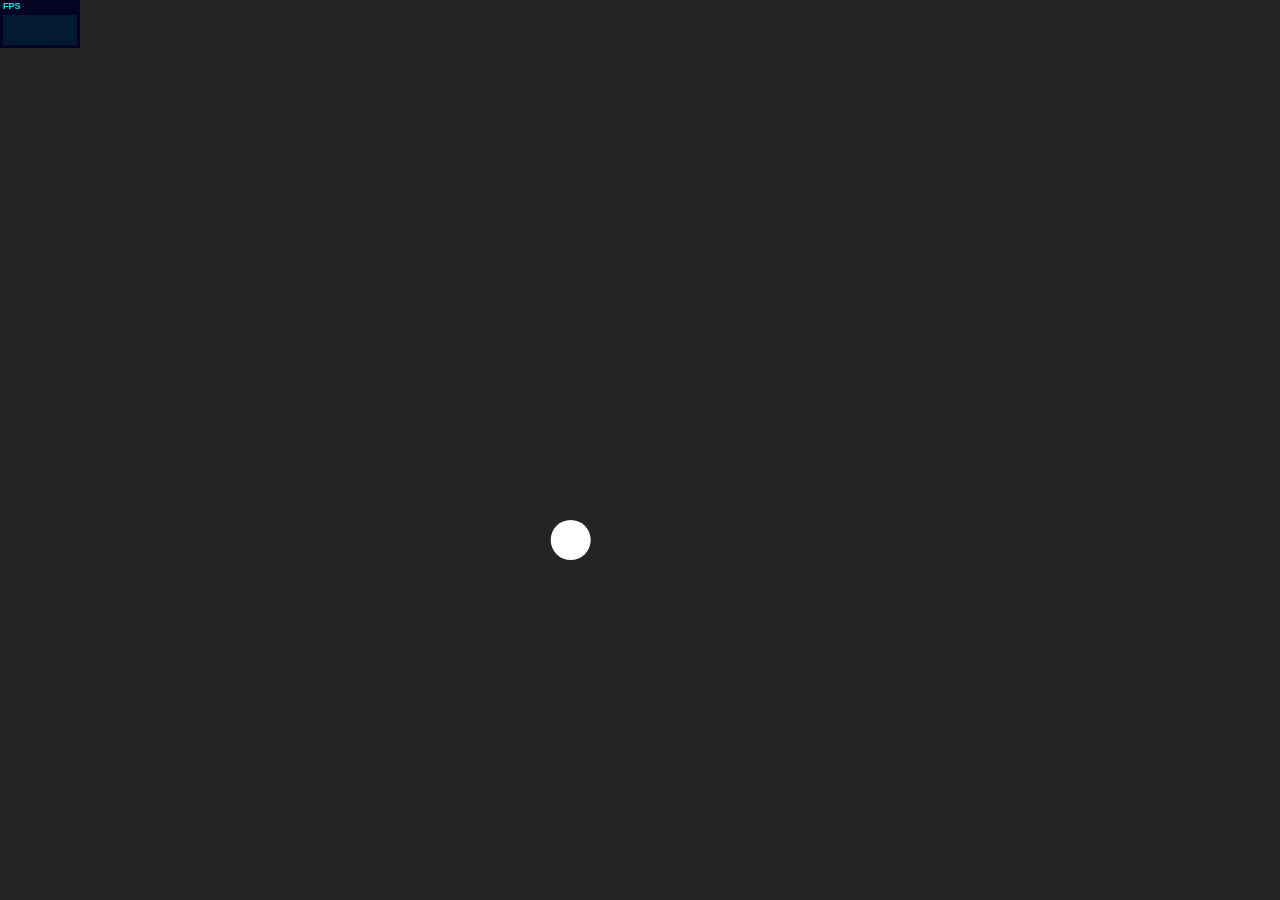
<file: static/vendors/anime.js/documentation/examples/animejs-v2-logo-animation.html>
<!DOCTYPE html>
<html>
<head>
  <title>Anime logo animation | anime.js</title>
  <meta charset="utf-8">
  <meta name="viewport" content="width=device-width, initial-scale=1, maximum-scale=1">
  <meta property="og:title" content="anime.js">
  <meta property="og:url" content="https://animejs.com">
  <meta property="og:description" content="Javascript Animation Engine">
  <meta property="og:image" content="https://animejs.com/documentation/assets/img/icons/og.png">
  <meta name="twitter:card" content="summary">
  <meta name="twitter:title" content="anime.js">
  <meta name="twitter:site" content="@juliangarnier">
  <meta name="twitter:description" content="Javascript Animation Engine">
  <meta name="twitter:image" content="https://animejs.com/documentation/assets/img/icons/twitter.png">
  <link rel="apple-touch-icon-precomposed" href="../assets/img/social-media-image.png">
  <link rel="icon" type="image/png" href="../assets/img/favicon.png">
  <link href="../assets/css/animejs.css" rel="stylesheet">
  <link href="../assets/css/documentation.css" rel="stylesheet">
  <script src="../../lib/anime.min.js"></script>
  <!-- <script src="../assets/js/anime/anime.2.2.0.js"></script> -->
  <style>
    body {
      opacity: 0;
      display: flex;
      flex-direction: column;
      justify-content: center;
    }
    body.ready {
      opacity: 1;
    }
    .logo-animation {
      display: flex;
      align-items: center;
      justify-content: center;
      width: 100%;
      margin-top: -40px;
    }
    .letters {
      position: relative;
      display: flex;
      width: 682px;
      height: 162px;
    }
    .letter {
      position: relative;
      width: 162px;
      height: 162px;
    }
    .letter:not(:first-child) {
      margin-left: -42px;
    }
    .letter-i {
      z-index: 1;
      width: 82px;
      transform-origin: 100% 50%;
    }
    .dot {
      position: absolute;
      width: 42px;
      height: 42px;
      transform: scale(0);
    }
    .dot-i {
      top: 0;
      left: 240px;
    }
    .dot-e {
      bottom: 0;
      right: 0;
    }
    .logo-icon {
      display: flex;
      position: absolute;
      left: 230px;
      top: -10px;
      width: 222px;
      height: 62px;
    }
    .icon {
      width: 62px;
      height: 62px;
      opacity: 0;
    }
    .icon-text {
      position: absolute;
      top: 60px;
      left: 60px;
      width: 160px;
      height: 62px;
    }
    .icon-text path,
    .icon-text polygon {
      opacity: 0;
    }
  </style>
</head>
<body>
  <div class="logo-animation">
    <div class="letters">
      <div class="letter letter-a">
        <svg viewBox="0 0 162 162">
          <g fill="none" fill-rule="evenodd" stroke="#5E89FB">
            <path class="fill in" stroke-width="40" d="M101 141H81a60 60 0 1 1 0-120c33.14 0 59 26.86 60 60v80"/>
            <path class="fill out" stroke-width="40" d="M141 161V81c-1-33.14-26.86-60-60-60a60 60 0 1 0 0 120h20"/>
            <path class="line out" stroke-width="2" d="M121 161V81.33C120.18 58.59 102.7 41 81 41a40 40 0 1 0 0 80h20v40H81A80 80 0 1 1 81 1c43.8 0 78.66 35.27 80 79.7V161h-40z"/>
          </g>
        </svg>
      </div>
      <div class="letter letter-k">
        <svg viewBox="0 0 162 162">
          <g fill="none" fill-rule="evenodd" stroke="#FB155A">
            <path class="fill in" stroke-width="40" d="M21 161V1"/>
            <path class="fill out" stroke-width="40" d="M21 1v160"/>
            <path class="fill in" stroke-width="40" d="M21 161V81c1-33.14 26.86-60 60-60a60 60 0 0 1 60 60v80"/>
            <path class="fill out" stroke-width="40" d="M141 161V81a60 60 0 0 0-60-60c-33.14 0-59 26.86-60 60v80"/>
            <path class="line out" stroke-width="2" d="M41 161V1H1v160h40z"/>
            <path class="line out" stroke-width="2" d="M1 161V80.4C2.35 36.27 37.2 1 81 1a80 80 0 0 1 80 80v80h-40V81a40 40 0 0 0-40-40c-21.7 0-39.18 17.59-40 40.33V161H1z"/>
          </g>
        </svg>
      </div>
      <div class="letter letter-e">
        <svg viewBox="0 0 82 162">
          <g fill="none" fill-rule="evenodd" stroke="#18FF92">
            <path class="fill in" stroke-width="40" d="M21 61v20a60 60 0 0 0 60 60"/>
            <path class="fill out" stroke-width="40" d="M81 141a60 60 0 0 1-60-60V61"/>
            <path class="line out" stroke-width="2" d="M81 121a40 40 0 0 1-40-40V61H1v20a80 80 0 0 0 80 80v-40z"/>
          </g>
        </svg>
      </div>
      <div class="letter letter-l">
        <svg viewBox="0 0 162 162">
          <g fill="none" fill-rule="evenodd" stroke="#5E89FB">
            <path class="fill in" stroke-width="40" d="M21 161V1"/>
            <path class="fill out" stroke-width="40" d="M21 1v160"/>
            <path class="fill in" stroke-width="40" d="M21 161V81c1-33.14 26.86-60 60-60a60 60 0 0 1 60 60v80"/>
            <path class="fill out" stroke-width="40" d="M141 161V81a60 60 0 0 0-60-60c-33.14 0-59 26.86-60 60v80"/>
            <path class="line out" stroke-width="2" d="M41 161V1H1v160h40z"/>
            <path class="line out" stroke-width="2" d="M1 161V80.4C2.35 36.27 37.2 1 81 1a80 80 0 0 1 80 80v80h-40V81a40 40 0 0 0-40-40c-21.7 0-39.18 17.59-40 40.33V161H1z"/>
          </g>
        </svg>
      </div>
      <div class="letter letter-a">
        <svg viewBox="0 0 162 162">
          <g fill="none" fill-rule="evenodd" stroke="#FB155A">
            <path class="fill in" stroke-width="40" d="M21 161V81c1-33.14 26.86-60 60-60a60 60 0 0 1 60 60v80"/>
            <path class="fill out" stroke-width="40" d="M141 161V81a60 60 0 0 0-60-60c-33.14 0-59 26.86-60 60v80"/>
            <path class="line out" stroke-width="2" d="M1 161V80.4C2.35 36.27 37.2 1 81 1a80 80 0 0 1 80 80v80h-40V81a40 40 0 0 0-40-40c-21.7 0-39.18 17.59-40 40.33V161H1z"/>
          </g>
        </svg>
      </div>
      <div class="letter letter-x">
        <svg viewBox="0 0 162 162">
          <g fill="none" fill-rule="evenodd" stroke="#18FF92">
            <path class="fill in" stroke-width="40" d="M81 101h60V81c-1-33.14-26.86-60-60-60a60 60 0 1 0 0 120"/>
            <path class="fill out" stroke-width="40" d="M81 141a60 60 0 1 1 0-120c33.14 0 59 26.86 60 60v20H81"/>
            <path class="line out" stroke-width="2" d="M81 81v40h80V80.7C159.66 36.27 124.8 1 81 1a80 80 0 1 0 0 160v-40a40 40 0 1 1 0-80c21.6 0 39.01 17.42 39.99 40H81z"/>
          </g>
        </svg>
      </div>
      <div class="logo-icon">
        <div class="icon">
          <svg viewBox="0 0 62 62">
            <g fill="none" fill-rule="evenodd" stroke-width="2" transform="translate(1 1)">
              <path class="icon-curve" stroke="#FF1554" d="M0 16a80.88 80.88 0 0 1 44 44"/>
              <path class="icon-line" stroke="#5E89FB" d="M4 0h54a2 2 0 0 1 2 2.01V58A2 2 0 0 1 58 60H2a2 2 0 0 1-2-2.01V2A2 2 0 0 1 2 0h2z"/>
              <rect width="40" height="40" x="10" y="10" stroke="#18FF92" rx="20"/>
            </g>
          </svg>
        </div>
        <div class="icon-text">
          <svg viewBox="0 0 160 62">
            <g fill="#FBF3FB" fill-rule="evenodd">
              <path d="M27.33 18h1.73l10.15 25.7h-1.69l-3.24-8.24H21.97l-3.28 8.24H17L27.33 18zm6.45 16.1l-5.51-14.55h-.07l-5.73 14.54h11.3z"/>
              <polygon points="51.334 18 53.314 18 69.55 41.58 69.622 41.58 69.622 18 71.206 18 71.206 43.704 69.334 43.704 52.99 19.944 52.918 19.944 52.918 43.704 51.334 43.704"/>
              <polygon points="86.027 18 87.611 18 87.611 43.704 86.027 43.704"/>
              <polygon points="102.433 18 104.701 18 114.745 41.94 114.817 41.94 124.753 18 127.021 18 127.021 43.704 125.437 43.704 125.437 19.944 125.365 19.944 115.573 43.704 113.989 43.704 104.089 19.944 104.017 19.944 104.017 43.704 102.433 43.704"/>
              <polygon points="141.843 18 159.123 18 159.123 19.368 143.427 19.368 143.427 29.664 158.187 29.664 158.187 31.032 143.427 31.032 143.427 42.336 159.303 42.336 159.303 43.704 141.843 43.704"/>
            </g>
          </svg>
        </div>
      </div>
      <div class="dot dot-i">
        <svg viewBox="0 0 42 42">
          <g fill="none" fill-rule="evenodd">
            <rect width="40" height="40" x="1" y="1" fill="#17F28C" rx="20"/>
          </g>
        </svg>
      </div>
      <div class="dot dot-e">
        <svg viewBox="0 0 42 42">
          <g fill="none" fill-rule="evenodd">
            <rect width="40" height="40" x="1" y="1" fill="#FFFFFF" rx="20"/>
          </g>
        </svg>
      </div>
    </div>
  </div>
  <script>

    var logoAnimation = (function() {

      var logoEl = document.querySelector('.logo-animation');
      var pathEls = document.querySelectorAll('.logo-animation path:not(.icon-curve)');
      var innerWidth = window.innerWidth;
      var maxWidth = 740;
      var logoScale = innerWidth <= maxWidth ? innerWidth / maxWidth : 1;
      var logoTimeline = anime.timeline({ autoplay: false, direction: 'alternate', loop: true });

      logoEl.style.transform = 'translateY(50px) scale('+logoScale+')';

      for (var i = 0; i < pathEls.length; i++) {
        var el = pathEls[i];
        el.setAttribute('stroke-dashoffset', anime.setDashoffset(el));
      }

      logoTimeline
        .add({
          targets: '.dot-e',
          translateX: [
            { value: -600, duration: 520, delay: 200, easing: 'easeInQuart' },
            { value: [-100, 0], duration: 500, delay: 1000, easing: 'easeOutQuart' }
          ],
          scale: [
            { value: [0, 1], duration: 200, easing: 'easeOutBack' },
            { value: 0, duration: 20, delay: 500, easing: 'easeInQuart' },
            { value: 1, duration: 200, delay: 1000, easing: 'easeOutQuart' },
            { value: 0, duration: 400, delay: 500, easing: 'easeInBack' }
          ]
        }, 0)
        .add({
          targets: '.dot-i',
          translateY: { value: [-200, 0], duration: 500, elasticity: 400 },
          scale: [
            { value: [0, 1], duration: 100, easing: 'easeOutQuart' },
            { value: 0, duration: 400, delay: 1400, easing: 'easeInBack' }
          ],
          delay: 1200
        }, 0)
        .add({
          targets: '.fill.in',
          strokeDashoffset: {
            value: [anime.setDashoffset, 0],
            duration: 600,
            delay: function(el, i, t) { return 700 + ( i * 100 ); },
            easing: 'easeOutQuart'
          },
          stroke: {
            value: ['#FFF', function(el) { return anime.get(el.parentNode, 'stroke') } ],
            duration: 500,
            delay: 500,
            easing: 'easeInQuad'
          },
          opacity: {
            value: 0,
            duration: 1,
            delay: function(el, i, t) { return 1900 + ( i * 80 ); },
          }
        }, 0)
        .add({
          targets: '.fill.out',
          strokeDashoffset: [
            { value: [anime.setDashoffset, anime.setDashoffset], duration: 1890 },
            {
              value: [0, anime.setDashoffset],
              duration: 800,
              delay: function(el, i) { return (i * 80); },
              easing: 'easeInQuart'
            }
          ]
        }, 0)
        .add({
          targets: '.line.out',
          strokeDashoffset: {
            value: [0, anime.setDashoffset],
            duration: 1200,
            delay: function(el, i, t) { return 2500 + ( i * 100 ); },
            easing: 'easeInQuart'
          },
          strokeWidth: {
            value: [0, 2],
            delay: function(el, i, t) { return 2000 + ( i * 100 ); },
            duration: 200,
            easing: 'linear'
          }
        }, 0)
        .add({
          targets: '.icon',
          opacity: { value: 1, duration: 10, delay: 2800, easing: 'linear' },
          translateY: { value: 60, duration: 800 },
          delay: 4200
        }, 0)
        .add({
          targets: '.icon-line',
          strokeDashoffset: [
            { value: [anime.setDashoffset, anime.setDashoffset], duration: 3000 },
            { value: 0, duration: 1200, easing: 'easeInOutQuart' }
          ],
          strokeWidth: {
            value: [8, 2],
            delay: 3000,
            duration: 800,
            easing: 'easeInQuad'
          },
          stroke: {
            value: ['#FFF', function(el) { return anime.get(el, 'stroke') } ],
            duration: 800,
            delay: 3400,
            easing: 'easeInQuad'
          }
        }, 0)
        .add({
          targets: ['.icon-text path', '.icon-text polygon'],
          translateY: [50, 0],
          opacity: { value: [0, 1], duration: 100, easing: 'linear' },
          delay: function(el, i, t) { return 4200 + ( i * 20 ); }
        }, 0)
        
      function init() {
        document.body.classList.add('ready');
        logoTimeline.play();
      }

      return {
        init: init
      }

    })();

    window.onload = function() {
      logoAnimation.init();
    }

  </script>
  <script src="../assets/js/vendors/stats.min.js"></script>
</body>
</html>
</file>
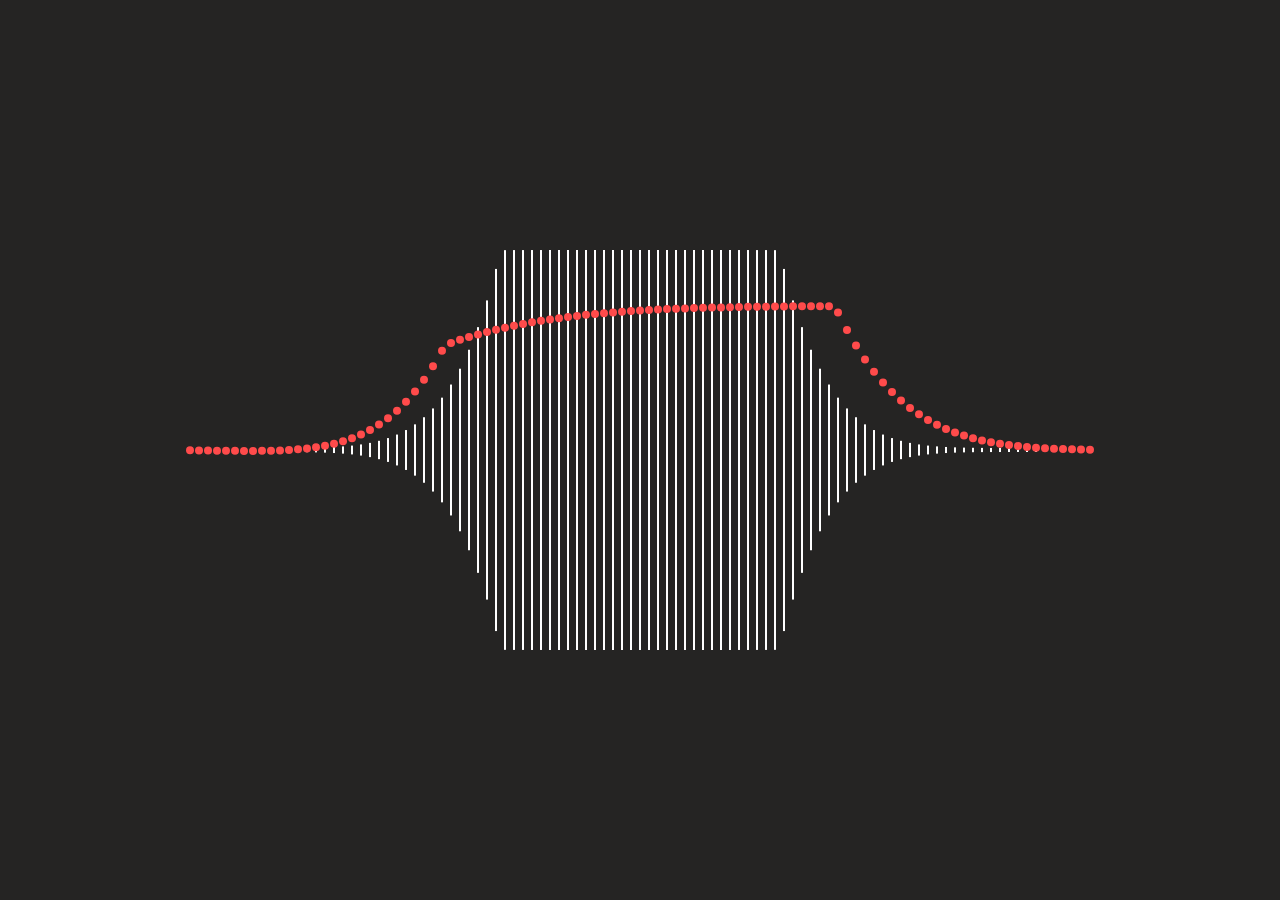
<file: static/vendors/anime.js/documentation/examples/built-in-easings.html>
<!DOCTYPE html>
<html>
<head>
  <title>built-in easings • anime.js</title>
  <meta charset="utf-8">
  <meta name="viewport" content="width=device-width, initial-scale=1, maximum-scale=1">
  <meta property="og:title" content="anime.js">
  <meta property="og:url" content="https://animejs.com">
  <meta property="og:description" content="Javascript Animation Engine">
  <meta property="og:image" content="https://animejs.com/documentation/assets/img/icons/og.png">
  <meta name="twitter:card" content="summary">
  <meta name="twitter:title" content="anime.js">
  <meta name="twitter:site" content="@juliangarnier">
  <meta name="twitter:description" content="Javascript Animation Engine">
  <meta name="twitter:image" content="https://animejs.com/documentation/assets/img/icons/twitter.png">
  <link rel="apple-touch-icon-precomposed" href="../assets/img/social-media-image.png">
  <link rel="icon" type="image/png" href="../assets/img/favicon.png" >
  <link href="../assets/css/animejs.css" rel="stylesheet">
  <link href="../assets/css/documentation.css" rel="stylesheet">
  <style>

    :root {
      font-size: 24px;
    }

    body {
      display: flex;
      flex-wrap: wrap;
      justify-content: center;
      align-items: center;
      height: 100vh;
    }

    .easing-visualizer {
      position: relative;
      display: flex;
      align-items: center;
      justify-content: space-between;
      width: 100%;
      max-width: 908px;
      padding-bottom: 50%;
    }

    .easing-visualizer .wrapper {
      position: absolute;
      bottom: 0;
      display: flex;
      align-items: center;
      justify-content: space-between;
      width: 100%;
      height: 100%;
    }

    .easing-visualizer .bar {
      width: 2px;
      height: 4px;
      margin: 0 3px;
      background-color: currentColor;
      transform-origin: 50% 50%;
    }

    .easing-visualizer .dot {
      position: relative;
      width: 8px;
      height: 8px;
      background-color: currentColor;
      border-radius: 50%;
    }

  </style>
</head>
<body>

  <div class="easing-visualizer">
    <div class="wrapper bars-wrapper"></div>
    <div class="wrapper dots-wrapper"></div>
  </div>

</body>
<script type="module">

  import anime from '../../src/index.js';

  const easingVisualizerEl = document.querySelector('.easing-visualizer');
  const barsWrapperEl = easingVisualizerEl.querySelector('.bars-wrapper');
  const dotsWrapperEl = easingVisualizerEl.querySelector('.dots-wrapper');
  const barsFragment = document.createDocumentFragment();
  const dotsFragment = document.createDocumentFragment();
  const numberOfBars = 101;

  for (let i = 0; i < numberOfBars; i++) {
    const barEl = document.createElement('div');
    const dotEl = document.createElement('div');
    barEl.classList.add('bar');
    dotEl.classList.add('dot');
    dotEl.classList.add('color-red');
    barsFragment.appendChild(barEl);
    dotsFragment.appendChild(dotEl);
  }

  barsWrapperEl.appendChild(barsFragment);
  dotsWrapperEl.appendChild(dotsFragment);

  // anime.setValue('.easing-visualizer .dot', { translateX: anime.stagger(6) });

  function animateEasing() {

    const easings = [];
    for (let ease in anime.penner) easings.push(ease);
    easings.push('steps('+anime.random(5, 20)+')');
    easings.push('cubicBezier(0.545, 0.475, 0.145, 1)');
    const ease = easings[anime.random(0, easings.length - 1)];
    const duration = 450;

    anime.timeline({
      complete: animateEasing,
      easing: ease,
      duration: duration
    })
    .add({
      targets: '.easing-visualizer .bar',
      scaleY: anime.stagger([1, 100], {easing: ease, from: 'center', direction: 'reverse'}),
      delay: anime.stagger(14, {from: 'center'})
    })
    .add({
      targets: '.easing-visualizer .dot',
      translateY: anime.stagger(['-6rem', '6rem'], {easing: ease, from: 'last'}),
      delay: anime.stagger(10, {from: 'center'})
    }, 0);

  }

  animateEasing();

</script>
</html>
</file>
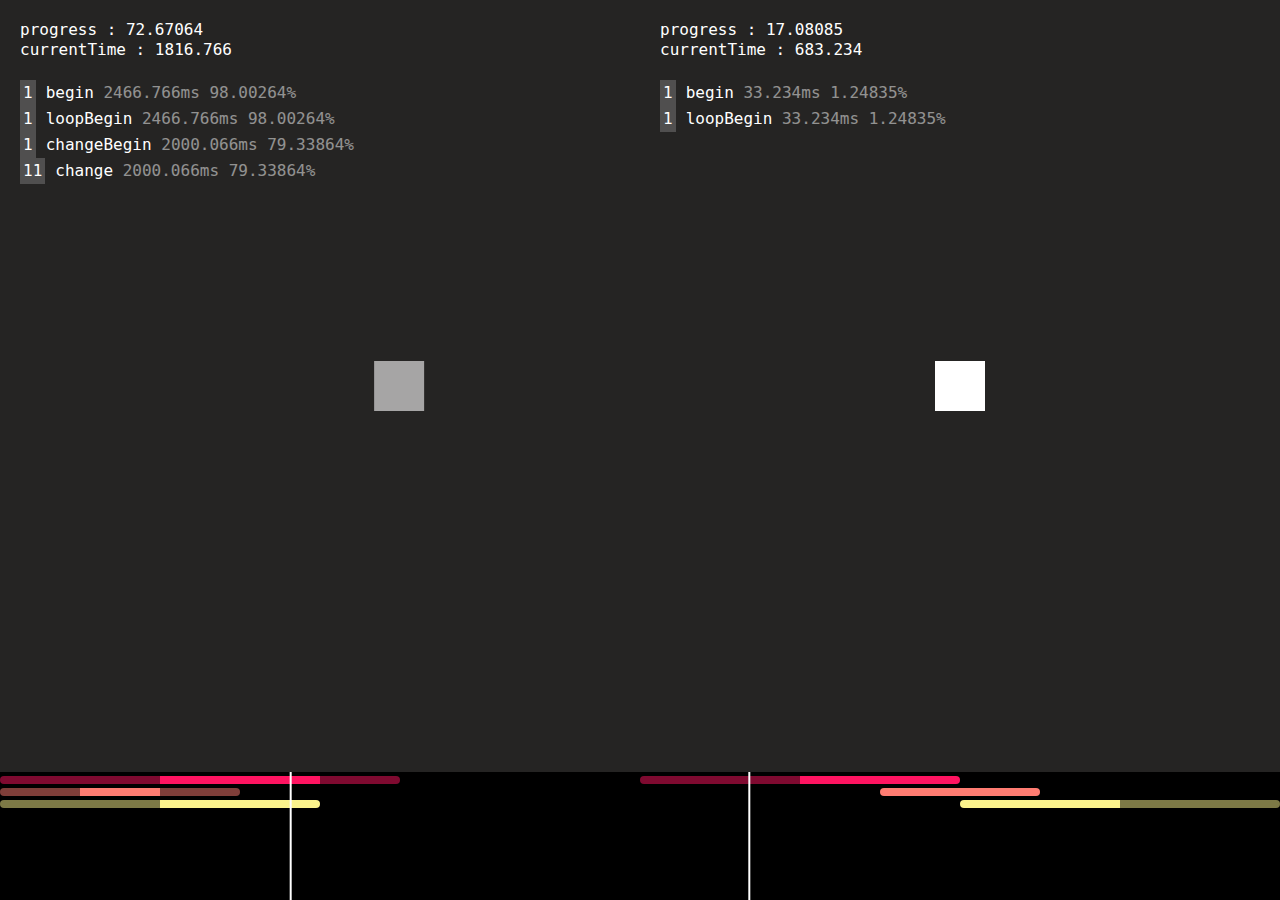
<file: static/vendors/anime.js/documentation/examples/callbacks.html>
<!DOCTYPE html>
<html>
<head>
  <title>Anime states system | anime.js</title>
  <meta charset="utf-8">
  <meta name="viewport" content="width=device-width, initial-scale=1, maximum-scale=1">
  <meta property="og:title" content="anime.js">
  <meta property="og:url" content="https://animejs.com">
  <meta property="og:description" content="Javascript Animation Engine">
  <meta property="og:image" content="https://animejs.com/documentation/assets/img/icons/og.png">
  <meta name="twitter:card" content="summary">
  <meta name="twitter:title" content="anime.js">
  <meta name="twitter:site" content="@juliangarnier">
  <meta name="twitter:description" content="Javascript Animation Engine">
  <meta name="twitter:image" content="https://animejs.com/documentation/assets/img/icons/twitter.png">
  <link rel="apple-touch-icon-precomposed" href="../assets/img/social-media-image.png">
  <link rel="icon" type="image/png" href="../assets/img/favicon.png" >
  <link href="../assets/css/animejs.css" rel="stylesheet">
  <link href="../assets/css/documentation.css" rel="stylesheet">
  <style>

    body {
      display: flex;
      flex-wrap: no-wrap;
      justify-content: space-around;
      align-items: center;
      position: absolute;
      width: 100%;
      height: 100vh;
      padding-bottom: 128px;
    }

    .el {
      width: 50px;
      height: 50px;
      background-color: currentColor;
    }

    .log {
      overflow-y: scroll;
      position: absolute;
      top: 0;
      height: 100%;
      padding: 20px;
      padding-top: 80px;
      font-size: 16px;
      line-height: 20px;
      text-align: left;
      font-family: monospace;
    }

    .log-animation {
      left: 0;
      width: 50%;
    }

    .log-timeline {
      left: 50%;
      width: 50%;
    }

    .counter {
      display: inline-block;
      margin-right: 10px;
      padding: 3px;
      background-color: rgba(255,255,255,.2);
    }

    .currentTime, .progress { opacity: .5 }

    .time {
      position: absolute;
      top: 0;
      height: 80px;
      padding: 20px;
      font-size: 16px;
      line-height: 20px;
      text-align: left;
      font-family: monospace;
    }

    .time-animation {
      left: 0;
      width: 50%;
    }

    .time-timeline {
      left: 50%;
      width: 50%;
    }

    /* Player animation */

    .timeline {
      position: fixed;
      bottom: 0;
      height: 128px;
      padding-top: 4px;
      background-color: #000;
    }

    .timeline.player-animation {
      width: 50%;
      left: 0;
    }

    .timeline.player-timeline {
      width: 50%;
      left: 50%;
    }

    .tl-needle {
      position: absolute;
      z-index: 2;
      top: 0;
      left: 0;
      bottom: 0;
      width: 2px;
      margin-left: -1px;
      background-color: #FFF;
    }

    .tl-animation {
      position: relative;
      display: flex;
      justify-content: space-between;
      width: auto;
      height: 8px;
      margin-bottom: 4px;
      background-color: currentColor;
      border-radius: .5rem;
    }

    .tl-delay,
    .tl-end-delay {
      width: auto;
      height: 100%;
      background-color: rgba(0,0,0,.5);
    }

  </style>
</head>
<body>

  <div class="el color-04"></div>

  <div class="el color-08"></div>

  <div class="log log-animation"></div>
  <div class="time time-animation"></div>

  <div class="log log-timeline"></div>
  <div class="time time-timeline"></div>

</body>
<script type="module">

  import anime from '../../src/index.js';

  var animationTimeLogEl = document.querySelector('.time-animation');
  var timelineTimeLogEl = document.querySelector('.time-timeline');

  var animation = anime({
    targets: '.el.color-04',
    translateX: [
      {value: 200},
      {value: -200},
      {value: 200}
    ],
    rotate: {
      value: 720,
      easing: 'easeInOutCirc',
      duration: 500,
      delay: 500
    },
    opacity: {
      value: .5,
      easing: 'linear',
      duration: 1000,
      delay: 1000,
      endDelay: 0
    },
    delay: 1000,
    endDelay: 500,
    duration: 1000,
    easing: 'easeOutQuad',
    direction: 'reverse',
    loop: 2,
    autoplay: false,
    update: function(a) {
      animationTimeLogEl.innerHTML = 'progress : ' + a.progress + '<br>currentTime : ' + a.currentTime;
    },
  });


  var tl = anime.timeline({
    targets: '.el.color-08',
    easing: 'easeInOutQuad',
    autoplay: false,
    direction: 'alternate',
    loop: 3,
    update: function(a) {
      timelineTimeLogEl.innerHTML = 'progress : ' + a.progress + '<br>currentTime : ' + a.currentTime;
    }
  })
  .add({
    translateX: 100,
    delay: 1000
  })
  .add({
    translateY: 100
  }, '-=500')
  .add({
    rotate: 360,
    endDelay: 1000
  }, '-=500');


  function animePlayer(instance, playerClass) {

    function createEl(type, className, parentEl) {
      var el = document.createElement(type);
      if (className) el.classList.add(className);
      if (parentEl) parentEl.appendChild(el);
      return el;
    }

    var timelineEl = createEl('div', 'timeline', document.body);
    if (playerClass) timelineEl.classList.add(playerClass);
    var needleEl = createEl('div', 'tl-needle', timelineEl);
    var animations = [];
    var colors = ['#FF1461','#FF7C72','#FBF38C','#A6FF8F','#18FF92','#1CE2B2','#5EF3FB','#61C3FF','#5A87FF','#8453E3','#C26EFF','#FB89FB'];
    var colorIndex = 0;

    function convertMStoEM(ms) { return ms / 100; }
    function convertEMtoMS(em) { return parseFloat(em) * 250; }

    function createAnimationLog(animObj, timelineOffset) {
      var anim = animObj;
      anim.player = {};
      anim.player.animationEl = createEl('div', 'tl-animation', timelineEl);
      anim.player.delayEl = createEl('div', 'tl-delay', anim.player.animationEl);
      anim.player.endDelayEl = createEl('div', 'tl-end-delay', anim.player.animationEl);
      anim.update = function() {
        anime.set(anim.player.animationEl, {
          left: convertMStoEM(timelineOffset) + 'em',
          width: convertMStoEM(anim.duration) + 'em'
        });
        anime.set(anim.player.delayEl, {width: (anim.delay / anim.duration) * 100 + '%'});
        anime.set(anim.player.endDelayEl, {width: (anim.endDelay / anim.duration) * 100 + '%'});
      }
      anime.set(anim.player.animationEl, {color: colors[colorIndex]});
      colorIndex++;
      if (!colors[colorIndex]) colorIndex = 0;
      anim.update();
      animations.push(anim);
      return anim;
    }

    instance.pause();

    var playerAnimation = anime({
      targets: needleEl,
      translateX: convertMStoEM(instance.duration) + 'em',
      duration: instance.duration,
      direction: instance.direction,
      loop: instance.loop,
      easing: 'linear',
      update: function(a) {
        instance.seek(a.currentTime);
      },
      complete: function(a) {
        instance.seek(a.currentTime);
      }
    });

    if (instance.children.length) {
      instance.children.forEach(function(child) {
        child.animations.forEach(function(anim) {
          createAnimationLog(anim, child.timelineOffset);
        });
      })
    } else {
      instance.animations.forEach(function(anim) {
        createAnimationLog(anim);
      });
    }

  }

  animePlayer(animation, 'player-animation');
  animePlayer(tl, 'player-timeline');

  function logCallbacks(animation, logEl, callbacks) {

    function appendLog(cbName) {
      animation[cbName] = function() {
        var pEl = document.createElement('p');
        var counterSpanEl = document.createElement('span');
        var currentTimeSpanEl = document.createElement('span');
        var progressSpanEl = document.createElement('span');
        var textSpanEl = document.createElement('span');
        var lastPEl = logEl.querySelector('p:last-child');
        currentTimeSpanEl.innerHTML = ' ' + animation.currentTime + 'ms';
        progressSpanEl.innerHTML = ' ' + animation.progress + '%';
        if (lastPEl && lastPEl.querySelector('.text').innerHTML === cbName) {
          var lastCountEl = lastPEl.querySelector('.counter');
          var lastCountValue = parseFloat(lastCountEl.innerHTML);
          lastCountValue++;
          lastCountEl.innerHTML = lastCountValue;
        } else {
          counterSpanEl.innerHTML = 1;
          textSpanEl.innerHTML = cbName;
          counterSpanEl.classList.add('counter');
          textSpanEl.classList.add('text');
          currentTimeSpanEl.classList.add('currentTime');
          progressSpanEl.classList.add('progress');
          pEl.appendChild(counterSpanEl);
          pEl.appendChild(textSpanEl);
          pEl.appendChild(currentTimeSpanEl);
          pEl.appendChild(progressSpanEl);
          logEl.appendChild(pEl);
          logEl.scrollTop = logEl.scrollHeight;
        }
      }
    }

    callbacks.forEach(appendLog);

  }

  logCallbacks(animation, document.querySelector('.log-animation'), [
    'begin',
    'loopBegin',
    'changeBegin',
    'change',
    'changeComplete',
    'loopComplete',
    'complete'
  ]);


  logCallbacks(tl, document.querySelector('.log-timeline'), ['begin',
    'loopBegin',
    'changeBegin',
    'change',
    'changeComplete',
    'loopComplete',
    'complete'
  ]);


</script>
</html>
</file>
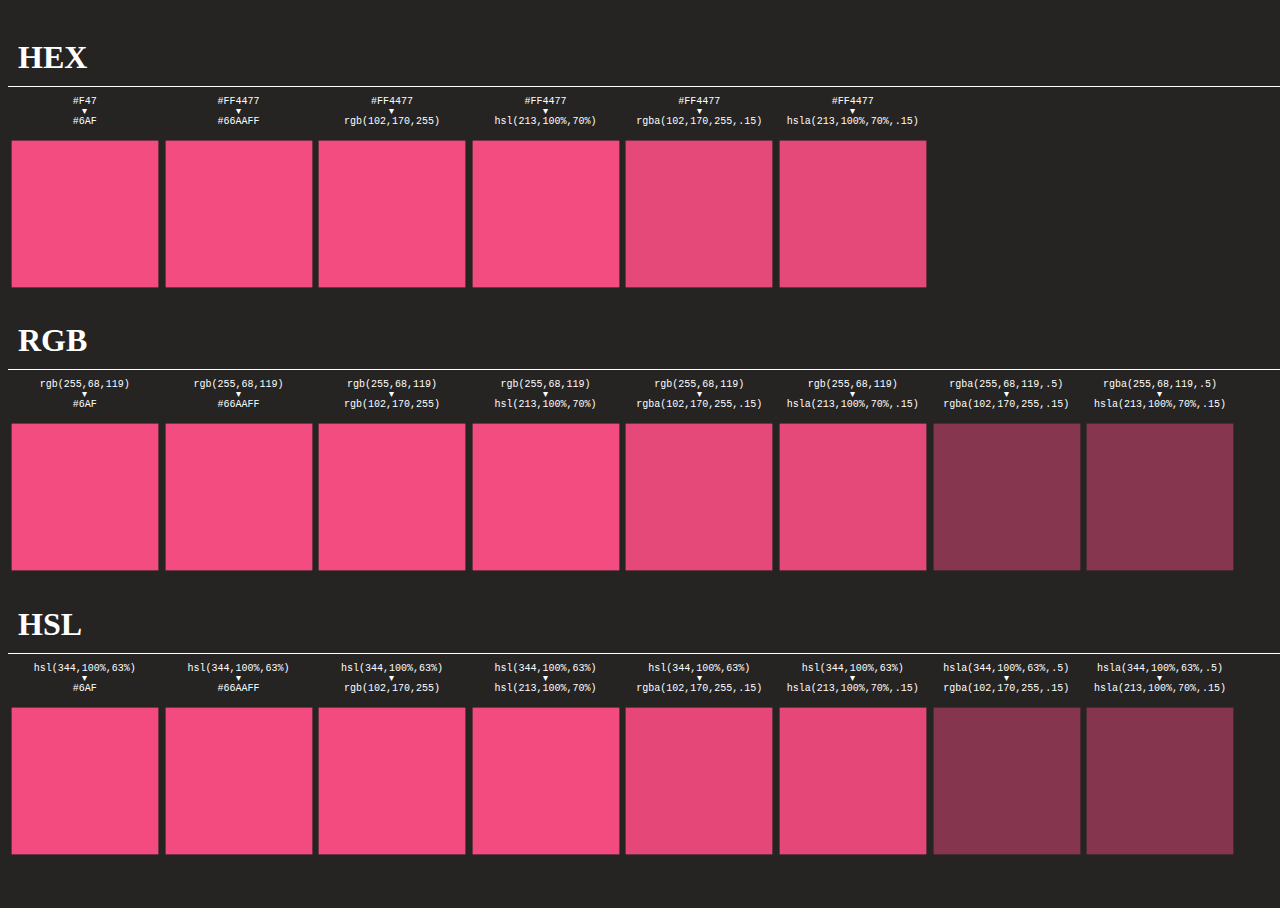
<file: static/vendors/anime.js/documentation/examples/colors-test.html>
<!DOCTYPE html>
<html>
<head>
  <title>Colors test | anime.js</title>
  <meta charset="utf-8">
  <meta name="viewport" content="width=device-width, initial-scale=1, maximum-scale=1">
  <meta property="og:title" content="anime.js">
  <meta property="og:url" content="https://animejs.com">
  <meta property="og:description" content="Javascript Animation Engine">
  <meta property="og:image" content="https://animejs.com/documentation/assets/img/icons/og.png">
  <meta name="twitter:card" content="summary">
  <meta name="twitter:title" content="anime.js">
  <meta name="twitter:site" content="@juliangarnier">
  <meta name="twitter:description" content="Javascript Animation Engine">
  <meta name="twitter:image" content="https://animejs.com/documentation/assets/img/icons/twitter.png">
  <link rel="apple-touch-icon-precomposed" href="../assets/img/social-media-image.png">
  <link rel="icon" type="image/png" href="../assets/img/favicon.png">
  <link href="../assets/css/documentation.css" rel="stylesheet">
  <script src="../../lib/anime.min.js"></script>
  <!-- <script src="../assets/js/anime/anime.2.0.2.js"></script> -->
  <!-- <script src="../assets/js/anime/anime.1.3.js"></script> -->
  <style>
    body {
      width: 100%;
      height: 100vh;
    }
    .color-tests {
      display: flex;
      flex-wrap: wrap;
    }
    .section-title {
      display: block;
      width: 100%;
      margin-bottom: 10px;
      padding: 10px;
      border-bottom: 1px solid #FFF;
    }
    .color-test {
      flex-shrink: 2;
      text-align: center;
      font-size: 10px;
      line-height: 1em;
      font-family: monospace;
    }
    .color-el {
      display: flex;
      align-items: center;
      justify-content: center;
      position: relative;
      width: 12vw;
      height: 12vw;
      margin-top: 10px;
    }
  </style>
</head>
<body>
  <section class="color-section">
    <h1 class="section-title">HEX</h1>
    <div class="color-tests">
      <div class="color-test hex-to-hex-shorthand">#F47<br>▾<br>#6AF</div>
      <div class="color-test hex-to-hex">#FF4477<br>▾<br>#66AAFF</div>
      <div class="color-test hex-to-rgb">#FF4477<br>▾<br>rgb(102,170,255)</div>
      <div class="color-test hex-to-hsl">#FF4477<br>▾<br>hsl(213,100%,70%)</div>
      <div class="color-test hex-to-rgba">#FF4477<br>▾<br>rgba(102,170,255,.15)</div>
      <div class="color-test hex-to-hsla">#FF4477<br>▾<br>hsla(213,100%,70%,.15)</div>
    </div>
  </section>
  <section class="color-section">
    <h1 class="section-title">RGB</h1>
    <div class="color-tests">
      <div class="color-test rgb-to-hex-shorthand">rgb(255,68,119)<br>▾<br>#6AF</div>
      <div class="color-test rgb-to-hex">rgb(255,68,119)<br>▾<br>#66AAFF</div>
      <div class="color-test rgb-to-rgb">rgb(255,68,119)<br>▾<br>rgb(102,170,255)</div>
      <div class="color-test rgb-to-hsl">rgb(255,68,119)<br>▾<br>hsl(213,100%,70%)</div>
      <div class="color-test rgb-to-rgba">rgb(255,68,119)<br>▾<br>rgba(102,170,255,.15)</div>
      <div class="color-test rgb-to-hsla">rgb(255,68,119)<br>▾<br>hsla(213,100%,70%,.15)</div>
      <div class="color-test rgba-to-rgba">rgba(255,68,119,.5)<br>▾<br>rgba(102,170,255,.15)</div>
      <div class="color-test rgba-to-hsla">rgba(255,68,119,.5)<br>▾<br>hsla(213,100%,70%,.15)</div>
    </div>
  </section>
  <section class="color-section">
    <h1 class="section-title">HSL</h1>
    <div class="color-tests">
      <div class="color-test hsl-to-hex-shorthand">hsl(344,100%,63%)<br>▾<br>#6AF</div>
      <div class="color-test hsl-to-hex">hsl(344,100%,63%)<br>▾<br>#66AAFF</div>
      <div class="color-test hsl-to-rgb">hsl(344,100%,63%)<br>▾<br>rgb(102,170,255)</div>
      <div class="color-test hsl-to-hsl">hsl(344,100%,63%)<br>▾<br>hsl(213,100%,70%)</div>
      <div class="color-test hsl-to-rgba">hsl(344,100%,63%)<br>▾<br>rgba(102,170,255,.15)</div>
      <div class="color-test hsl-to-hsla">hsl(344,100%,63%)<br>▾<br>hsla(213,100%,70%,.15)</div>
      <div class="color-test hsla-to-rgba">hsla(344,100%,63%,.5)<br>▾<br>rgba(102,170,255,.15)</div>
      <div class="color-test hsla-to-hsla">hsla(344,100%,63%,.5)<br>▾<br>hsla(213,100%,70%,.15)</div>
    </div>
  </section>
  <script>

    var colorTestEls = document.querySelectorAll('.color-test');

    function createTest(el) {
      var testHtml = el.innerHTML;
      var testValues = testHtml.split('<br>▾<br>');
      var colorEl = document.createElement('div');
      colorEl.classList.add('color-el');
      el.appendChild(colorEl);
      anime({
        targets: colorEl,
        backgroundColor: [testValues[0], testValues[1]],
        scale: [.97, .75],
        direction: 'alternate',
        easing: 'easeInOutSine',
        duration: 4000,
        loop: true
      });
    }

    for (var i = 0; i < colorTestEls.length; i++) createTest(colorTestEls[i]);

  </script>
</body>
</html>
</file>
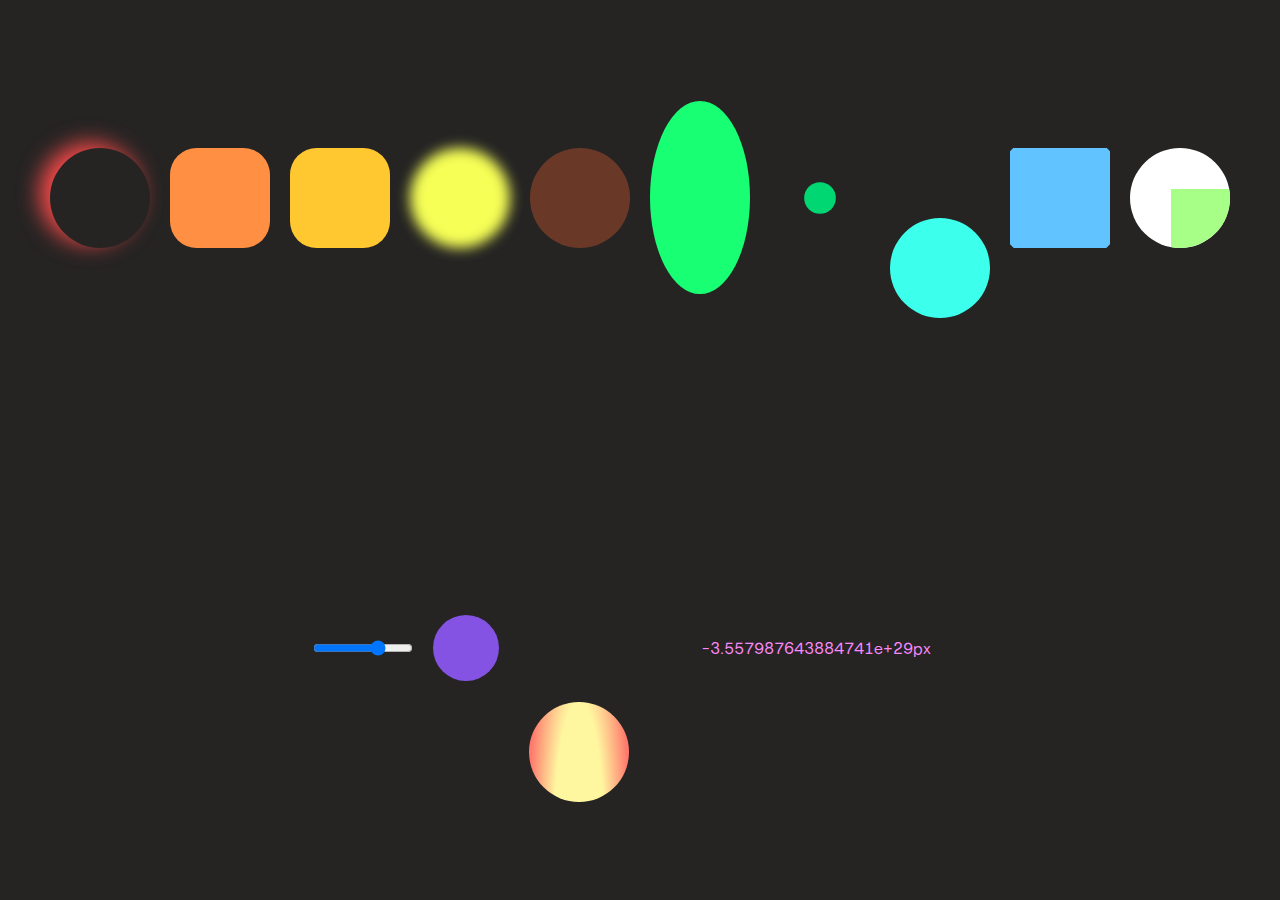
<file: static/vendors/anime.js/documentation/examples/complex-properties.html>
<!DOCTYPE html>
<html>
<head>
  <title>Complex properties | anime.js</title>
  <meta charset="utf-8">
  <meta name="viewport" content="width=device-width, initial-scale=1, maximum-scale=1">
  <meta property="og:title" content="anime.js">
  <meta property="og:url" content="https://animejs.com">
  <meta property="og:description" content="Javascript Animation Engine">
  <meta property="og:image" content="https://animejs.com/documentation/assets/img/icons/og.png">
  <meta name="twitter:card" content="summary">
  <meta name="twitter:title" content="anime.js">
  <meta name="twitter:site" content="@juliangarnier">
  <meta name="twitter:description" content="Javascript Animation Engine">
  <meta name="twitter:image" content="https://animejs.com/documentation/assets/img/icons/twitter.png">
  <link rel="apple-touch-icon-precomposed" href="../assets/img/social-media-image.png">
  <link href="../assets/css/animejs.css" rel="stylesheet">
  <link href="../assets/css/documentation.css" rel="stylesheet">
  <!-- <script src="../../lib/anime.min.js"></script> -->
  <!-- <script src="../assets/js/anime/anime.1.3.js"></script> -->
  <!-- <script src="../assets/js/anime/anime.2.0.1.js"></script> -->
  <style>
    body {
      display: flex;
      flex-wrap: wrap;
      justify-content: center;
      align-items: center;
      min-height: 100vh;
    }
    .item {
      width: 100px;
      height: 100px;
      margin-top: 20px;
      border-radius: 50%;
      background-color: currentColor;
      margin: 10px;
    }
    .box-shadow {
      background-color: transparent;
    }
    .clip-path {
      border-radius: 0;
    }
    .auto-property {
      background-image: radial-gradient(50% 100%, #FFF7A0 50%, #FF7A6D 100%);
      background-size: auto 100px;
    }
    .exponent-values {
      width: 300px;
      background-color: transparent;
      text-align: center;
    }
  </style>
</head>
<body>
  <div class="box-shadow item color-red"></div>
  <div class="unit-less item color-orange"></div>
  <div class="specified-unit item color-lightorange"></div>
  <div class="filter item color-yellow"></div>
  <div class="rgba item color-citrus"></div>
  <div class="calc item color-green"></div>
  <div class="zero-value item color-darkgreen"></div>
  <div class="round-value item color-turquoise"></div>
  <div class="clip-path item color-skyblue"></div>
  <svg class="item" xmlns="http://www.w3.org/2000/svg" viewBox="0 0 100 100">
    <g id="Page-1" fill="none" fill-rule="evenodd">
      <g id="svg" fill="#A7FF87">
        <rect id="Rectangle" width="50" height="50" x="25" y="25"/>
      </g>
    </g>
  </svg>
  <input class="item" type="range" value="0" min="0" max="100">
  <div class="basic-css color-lavender item"></div>
  <div class="auto-property color-purple item"></div>
  <input class="exponent-values color-pink item" value="-1.1234567890123456789e+30px"></input>
  <script type="module">
    
    import anime from "../../src/index.js";

    var boxShadow = anime({
      targets: '.box-shadow',
      boxShadow: [
        {value: ['10px -10px 10px 0 currentColor', '10px 10px 20px 0 currentColor']},
        {value: '-10px 10px 30px 0 currentColor'},
        {value: '-10px -10px 20px 0 currentColor'},
        {value: '10px -10px 10px 0 currentColor'}
      ],
      loop: true,
      easing: 'linear'
    });
    var unitLess = anime({
      targets: '.unit-less',
      borderRadius: 16,
      loop: true,
      direction: 'alternate',
      easing: 'linear'
    });
    var specifiedUnit = anime({
      targets: '.specified-unit',
      borderRadius: '1em',
      loop: true,
      direction: 'alternate',
      easing: 'linear'
    });
    var filter = anime({
      targets: '.filter',
      filter: ["blur(20px)", "blur(0px)"],
      loop: true,
      direction: 'alternate',
      easing: 'linear'
    });
    var rgba = anime({
      targets: '.rgba',
      backgroundColor: ['rgba(255,100,50,1)', 'rgba(255,100,50,.0)'],
      loop: true,
      direction: 'alternate',
      easing: 'linear'
    });
    var calc = anime({
      targets: '.calc',
      height: ['calc(25% - 100px)', 'calc(25% - 0px)'],
      loop: true,
      direction: 'alternate',
      easing: 'linear'
    });
    var zeroValue = anime({
      targets: '.zero-value',
      scale: 0,
      loop: true,
      direction: 'alternate',
      easing: 'linear'
    });
    var roundValue = anime({
      targets: '.round-value',
      translateY: 100,
      round: .1,
      loop: true,
      direction: 'alternate',
      easing: 'linear'
    });
    var clipPath = anime({
      targets: '.clip-path',
      clipPath: ['circle(0px at center)', 'circle(100px at center)'],
      loop: true,
      direction: 'alternate',
      easing: 'linear'
    });
    var svgTransform = anime({
      targets: 'rect',
      transform: 'translate(10 10) scale(2)',
      loop: true,
      direction: 'alternate',
      easing: 'linear'
    });
    var rangeValue = anime({
      targets: 'input[type="range"]',
      value: 100,
      loop: true,
      direction: 'alternate',
      easing: 'linear'
    });
    var basicCSS = anime({
      targets: '.basic-css',
      width: 50,
      height: 50,
      loop: true,
      direction: 'alternate',
      easing: 'linear'
    });
    var autoProperty = anime({
      targets: '.auto-property',
      backgroundSize: ['auto 10px', 'auto 400px'],
      margin: '20% 40px 10px 30px',
      loop: true,
      direction: 'alternate',
      easing: 'linear'
    });
    var exponentValues = anime({
      targets: '.exponent-values',
      value: '+1.0123456789012346e+21px',
      loop: true,
      direction: 'alternate',
      easing: 'linear'
    });
  </script>
</body>
</html>
</file>
<file: static/vendors/anime.js/documentation/assets/css/animejs.css>
@font-face {
 font-family: "Roobert";
 font-weight: 400;
 font-style: normal;
 src: url("../fonts/Roobert-Regular.woff2") format("woff2");
}

@font-face {
 font-family: "Roobert";
 font-weight: 400;
 font-style: italic;
 src: url("../fonts/Roobert-Regular.woff2") format("woff2");
}

@font-face {
 font-family: "Roobert";
 font-weight: 600;
 font-style: normal;
 src: url("../fonts/Roobert-SemiBold.woff2") format("woff2");
}

@font-face {
 font-family: "Roobert";
 font-weight: 600;
 font-style: italic;
 src: url("../fonts/Roobert-SemiBoldItalic.woff2") format("woff2");
}

@font-face {
  font-family: "InputMono";
  src: url("../fonts/InputMono-Regular.woff2") format("woff2"),
      url("../fonts/InputMono-Regular.woff") format("woff");
  font-weight: normal;
  font-style: normal;
}

@font-face {
  font-family: "InputMono";
  src: url("../fonts/InputMono-Bold.woff2") format("woff2"),
      url("../fonts/InputMono-Bold.woff") format("woff");
  font-weight: bold;
  font-style: normal;
}

@font-face {
  font-family: "InputMono";
  src: url("../fonts/InputMono-BoldItalic.woff2") format("woff2"),
      url("../fonts/InputMono-BoldItalic.woff") format("woff");
  font-weight: bold;
  font-style: italic;
}

@font-face {
  font-family: "InputMono";
  src: url("../fonts/InputMono-Italic.woff2") format("woff2"),
      url("../fonts/InputMono-Italic.woff") format("woff");
  font-weight: normal;
  font-style: italic;
}

*, *:before, *:after {
  box-sizing: border-box;
  margin: 0;
  padding: 0;
  border: 0;
  font: inherit;
  vertical-align: baseline;
}

html,
body {
  background-color: #252423;
  color: #F6F4F2;
}

body {
  font-family: Roobert, Helvetica Neue, Helvetica, Arial, sans-serif;
  font-weight: 400;
  font-feature-settings:"tnum" 1, "ss03" 1;
  -webkit-font-smoothing: antialiased;
}

h1, h2 {
  font-weight: 600;
}

input {
  font-family: Roobert, Helvetica Neue, Helvetica, Arial, sans-serif;
  font-variant-numeric: tabular-nums;
}

sup {
  vertical-align: super;
  font-size: .625em;
}

strong {
  font-weight: 600;
}

.color-white { color: #F6F4F2; } /* White */
.color-black { color: #2E2C2C; } /* Black */
.color-red, .color-targets { color: #FF4B4B; }/* red: */
.color-orange, .color-properties { color: #FF8F42; }/* orange: */
.color-lightorange, .color-prop-params { color: #FFC730; }/* lightorange: */
.color-yellow, .color-anim-params { color: #F6FF56; }/* yellow: */
.color-citrus, .color-values { color: #A4FF4F; }/* citrus: */
.color-green, .color-keyframes { color: #18FF74; }/* green: */
.color-darkgreen, .color-staggering { color: #00D672; }/* darkgreen: */
.color-turquoise, .color-tl { color: #3CFFEC; }/* turquoise: */
.color-skyblue, .color-controls { color: #61C3FF; }/* skyblue: */
.color-kingblue, .color-callbacks { color: #5A87FF; }/* kingblue: */
.color-lavender, .color-svg { color: #8453E3; }/* lavender: */
.color-purple, .color-easings { color: #C26EFF; }/* purple: */
.color-pink, .color-helpers { color: #FB89FB; }/* pink: */

.anime-mini-logo {
  width: 100px;
  height: 24px;
  transform: scaleY(.5);
}
</file>
<file: static/vendors/anime.js/documentation/assets/css/anime-theme.css>
.hljs {
  display: block;
  color: #F6F4F2;
}

.hljs-comment,
.hljs-quote {
  color: #A2A09F;
  font-style: italic;
}

.hljs-doctag,
.hljs-keyword,
.hljs-formula {
  color: #B08CFF;
}

.hljs-section,
.hljs-name,
.hljs-selector-tag,
.hljs-deletion,
.hljs-subst {
  color: #FF7C72;
}

.hljs-literal {
  color: #1CE2B2;
}

.hljs-string,
.hljs-regexp,
.hljs-addition,
.hljs-attribute,
.hljs-attr,
.hljs-meta-string {
  color: #A6FF8F;
}

.hljs-built_in,
.hljs-class .hljs-title {
  color: #FBF38C;
}

.hljs-variable,
.hljs-template-variable,
.hljs-type,
.hljs-selector-class,
.hljs-selector-attr,
.hljs-selector-pseudo,
.hljs-number {
  color: #FF7C72;
}

.hljs-symbol,
.hljs-bullet,
.hljs-link,
.hljs-meta,
.hljs-selector-id,
.hljs-title {
  color: #61C3FF;
}

.hljs-emphasis {
  font-style: italic;
}

.hljs-strong {
  font-weight: bold;
}

.hljs-link {
  text-decoration: underline;
}
</file>
<file: static/vendors/anime.js/documentation/assets/css/documentation.css>
html,
body,
header {
  background-color: #252423;
}

body {
  position: absolute;
  width: 100%;
  height: 100%;
  color: white;
  font-variant-numeric: tabular-nums;
  -webkit-font-smoothing: antialiased;
  overflow-x: hidden;
}

.content {
  overflow: hidden;
  opacity: 0;
  display: flex;
  flex-direction: row;
  width: 100%;
  height: 100%;
  transition: opacity 1s ease;
}

.ready .content {
  opacity: 1;
}

/* Headers */

.header {
  position: absolute;
  z-index: 1;
  top: 0;
  width: 100%;
}

.logo {
  display: flex;
  justify-content: space-between;
  opacity: .8;
  width: 100%;
  height: 20px;
  text-decoration: none;
  color: currentColor;
}

.logo:visited {
  color: currentColor;
}

.logo svg {
  width: 100%;
  height: 100%;
}

.logo:hover {
  opacity: 1;
}

.version-number {
  opacity: .6;
  color: currentColor;
}

header {
  position: sticky;
  top: 0;
  z-index: 2;
  display: flex;
  align-items: center;
  justify-content: space-between;
  width: 100%;
  height: 60px;
  padding-left: 20px;
  padding-right: 20px;
  border-bottom: 1px solid rgba(0,0,0,.65);
}

h2 {
  font-size: 16px;
  letter-spacing: 1px;
  text-transform: uppercase;
  font-weight: 200;
}

/* Panes */

.pane {
  position: relative;
  height: 100%;
}

/* Sidebar */

.sidebar {
  display: flex;
  flex-direction: column;
  width: 240px;
  padding-top: 60px;
  border-right: 1px solid rgba(0,0,0,.65);
}

.sidebar-info {
  display: flex;
  justify-content: space-between;
  padding: 20px;
}

.navigation {
  overflow-y: auto;
  width: 100%;
  height: 100%;
  padding: 10px 0 20px 20px;
}

.navigation ul {
  height: 30px;
  overflow-y: hidden;
  -webkit-transition:opacity .4s ease;
  transition: opacity .4s ease;
}

.navigation ul li {
  position: relative;
}

.navigation ul li:before {
  content: "";
  display: block;
  position: absolute;
  top: 4px;
  left: 2px;
  width: 1px;
  height: calc(100% - 8px);
  background-color: white;
}

.navigation ul li:first-child:before {
  display: none;
}

.navigation a {
  display: block;
  padding-left: 10px;
  color: white;
  text-decoration: none;
  font-size: 14px;
  line-height: 20px;
  letter-spacing: .5px;
  text-transform: uppercase;
}

.navigation ul li:first-child a {
  padding-left: 0;
  padding-top: 10px;
  padding-bottom: 10px;
}

.navigation ul li a,
.navigation ul li:before {
  opacity: .4;
}

.navigation ul li a {
  transition: opacity .4s ease, color .4s ease;
}

.navigation ul.active a {
  opacity: .7;
}

.navigation ul li:hover a,
.navigation ul li:hover:before {
  transition: none;
  opacity: 1;
}

.navigation ul li.active a,
.navigation ul li.active:before {
  opacity: 1;
  color: currentColor;
}

.navigation ul li.active:before {
  background-color: currentColor;
}

.navigation ul.active li:first-child a,
.navigation ul.active li:first-child a:hover {
  opacity: 1;
  color: currentColor;
}

/* Info pane */

.demo-info {
  flex-direction: column;
  font-size: 16px;
  line-height: 22px;
}

.info-output {
  overflow-x: hidden;
  overflow-y: auto;
  position: relative;
  top: 0;
  width: 100%;
  height: calc(100% - 60px);
  padding: 20px;
}

.demo-info pre {
  font-variant-ligatures: none;
  -webkit-font-variant-ligatures: none;
}

.demo-info code {
  font-family: "Input Mono Reg", monospace;
  font-size: 14px;
  line-height: 22px;
  white-space: pre-wrap;
}

.demo-info p {
  margin-bottom: 20px;
}

.demo-info p,
.demo-info td {
  color: #F6F4F2;
}

.demo-info i {
  font-style: italic;
}

.demo-info a {
  text-decoration: none;
  border-bottom: 1px dotted currentColor;
  word-wrap: break-word;
  overflow-wrap: break-word;
}

.demo-info a:hover {
  border-bottom: 1px solid currentColor;
}

.demo-info a[href^="http"],
.demo-info a[href^="http"]:visited {
  color: #F6F4F2;
}

.demo-info p.bubble {
  display: inline-block;
  position: relative;
  padding: 8px 12px;
}

.demo-info p.bubble.warning {
  color: #FBF38C;
}

.demo-info p.bubble.info {
  color: #61C3FF;
}

.demo-info p.bubble:after {
  content: "";
  pointer-events: none;
  color: currentColor;
  display: inline-block;
  position: absolute;
  top: 0;
  left: 0;
  right: 0;
  bottom: 0;
  background-color: currentColor;
  border-radius: 3px;
  opacity: .05;
}

.demo-info code.hljs {
  display: inline-block;
}

.demo-info pre {
  margin-bottom: 20px;
}

.demo-info pre code {
  position: relative;
  display: inline-block;
  width: 100%;
  padding: 8px 12px;
  background-color: rgba(0,0,0,.2);
  border: 1px solid rgba(0,0,0,.2);
  border-radius: 3px;
}

.demo-info p code {
  position: relative;
  padding: 0 2px;
  height: 20px;
  background-color: rgba(0,0,0,.2);
  box-shadow: inset 0 0 1px rgba(0,0,0,.4);
  border-radius: 3px;
}

.demo-info table {
  margin-bottom: 20px;
  border: 1px solid rgba(255,255,255,.15);
  border-spacing: 0;
  border-radius: 3px;
}

.demo-info td {
  vertical-align: middle;
  padding: 8px 12px;
  border-left: 1px solid rgba(255,255,255,.15);
  border-top: 1px solid rgba(255,255,255,.15);
}

.demo-info thead td {
  text-transform: uppercase;
  font-size: 16px;
  line-height: 22px;
  letter-spacing: 1px;
  color: rgba(255,255,255,.4);
  border-top: none;
}

.demo-info td:first-child {
  border-left: none;
}

.code-preview {
  width: 100%;
  padding-top: 40px;
}

.code-preview h2 {
  margin-bottom: 20px;
}

/* Demos */

.demos {
  overflow-y: scroll;
  width: calc(50% - 240px);
  min-width: 330px;
}

article {
  width: 100%;
  display: flex;
  flex-direction: column;
  flex-wrap: wrap;
  align-items: flex-start;
  justify-content: flex-start;
}

.demo {
  position: relative;
  z-index: 1;
  display: flex;
  align-items: center;
  justify-content: center;
  width: 100%;
  min-height: 200px;
  padding-top: 35px;
  border-bottom: 1px solid rgba(0,0,0,.65);
  cursor: pointer;
}

.demo-description {
  display: none;
}

.demo.controls {
  padding-top: 50px;
}

.demo.active.controls {
  cursor: default;
}

.demo:before {
  content: "";
  position: absolute;
  z-index: 0;
  top: 0;
  left: 0;
  opacity: 0;
  display: block;
  width: 100%;
  height: 100%;
  background-color: currentColor;
}

.demo.active:before {
  opacity: .05;
}

.demo-content {
  position: relative;
  display: flex;
  flex-direction: column;
  justify-content: center;
  text-align: center;
  width: 290px;
  height: 100%;
}

.demo-content.vertical {
  flex-direction: row;
}

.demo-title {
  position: absolute;
  top: 0;
  left: 20px;
  width: calc(100% - 40px);
  padding: 23px 0;
  font-size: 14px;
  letter-spacing: 2px;
  text-transform: uppercase;
  color: #F6F4F2;
  opacity: .9;
}

.active .demo-title {
  color: currentColor;
  opacity: 1;
}

.line {
  width: 100%;
  padding: 1px 0px;
}

.line.align-center {
  display: flex;
  justify-content: center;
}

.grid {
  display: flex;
  flex-wrap: wrap;
}

.controls {
  opacity: .4;
  display: flex;
  align-items: center;
  justify-content: center;
  padding-top: 20px;
  padding-bottom: 10px;
}

.controls button {
  position: relative;
  display: block;
  margin: 0 0 0 -1px;
  padding: 5px 10px;
  font-size: 14px;
  text-transform: uppercase;
  border: 1px solid currentColor;
  background-color: transparent;
  color: currentColor;
}

.controls button:focus {
  outline: none;
}

.active .controls {
  opacity: 1;
}

.active .controls button:after {
  content: '';
  opacity: 0;
  position: absolute;
  left: 0;
  top: 0;
  display: block;
  width: 100%;
  height: 100%;
  background-color: currentColor;
}

.active .controls button:hover:after {
  opacity: .2;
}

.controls button.is-active:after,
.controls button.is-active:hover:after {
  opacity: .4;
}

.controls button:first-child {
  margin-left: 0;
}

.controls input {
  margin-left: 10px;
}

.text-output {
  padding-top: 10px;
  padding-bottom: 10px;
  font-size: 16px;
  color: currentColor;
  text-align: center;
  background-color: transparent;
  border: 1px solid currentColor;
}

.log {
  width: 100%;
  height: 100%;
  background: transparent;
  color: currentColor;
  border: none;
  font-size: 16px;
  text-align: center;
}

.bottom.log {
  padding-top: 10px;
  padding-bottom: 10px;
}

.logs {
  pointer-events: none;
  display: flex;
  flex-direction: column;
  align-items: center;
  position: absolute;
  width: 100%;
  height: auto;
}

.log:focus {
  outline: none;
}

input.progress {
  cursor: ew-resize;
}

input.progress[value] {
  position: relative;
  width: 100%;
  height: 27px;
  -webkit-appearance: none;
  background-color: transparent;
  color: currentColor;
}

input.progress[value]:focus {
  outline: none;
}

input.progress[value]:after {
  content: "";
  position: absolute;
  top: 13px;
  left: 0;
  width: 100%;
  height: 1px;
  background-color: currentColor;
}

input.progress[value]::-webkit-slider-thumb {
  -webkit-appearance: none;
  background-color: currentColor;
  border-radius: 50%;
  width: 16px;
  height: 16px;
}

.square,
.circle {
  pointer-events: none;
  position: relative;
  width: 28px;
  height: 28px;
  margin: 1px;
  background-color: currentColor;
  font-size: 14px;
}

.circle {
  border-radius: 50%;
}

.square.outline,
.circle.outline {
  background-color: transparent;
  border: 1px solid currentColor;
}

.triangle {
  pointer-events: none;
  position: relative;
  width: 0;
  height: 0;
  border-style: solid;
  border-width: 0 14px 24px 14px;
  border-color: transparent transparent currentColor transparent;
}

.small {
  width: 18px;
  height: 18px;
}

.small.triangle {
  border-width: 0 10px 17px 10px;
}

.large {
  width: 48px;
  height: 48px;
}

.stretched {
  height: 2px;
}

.shadow {
  position: absolute;
  opacity: .2;
}

.label {
  position: absolute;
  opacity: 0;
  display: flex;
  flex-direction: column;
  justify-content: center;
  text-align: left;
  width: 100%;
  height: auto;
  padding-left: 38px;
  transition: opacity .5s ease;
  white-space: nowrap
}

.demo.active .label {
  opacity: .2;
}

.small.label {
  height: 18px;
  padding-left: 28px;
}

.large.label {
  height: 48px;
  padding-left: 58px;
}

.motion-path {
  position: relative;
  width: 256px;
  margin: auto;
}

.follow-path {
  position: absolute;
  top: -9px;
  left: -9px;
}

.align-center {
  align-items: center;
}

.add-states-demo .el {
  border: 1px solid rgba(0,0,0,0);
}

#cssProperties .el {
  transform: translate3d(0,0,0);
}

/* Responsive */

.sidebar,
.demo-info {
  display: none;
}

.demos {
  top: 60px;
  width: 100%;
  min-width: auto;
  height: calc(100% - 60px);
  -webkit-overflow-scrolling: touch;
}

@media (min-width: 800px) {
  .header {
    width: 239px;
  }
  .demo-info {
    display: inherit;
    width: calc(100% - 380px);
  }
  .demos {
    top: 0;
    width: 380px;
    height: 100%;
  }
  .demos::-webkit-scrollbar {
    width: 1px;
    background-color: transparent;
  }

  .demos::-webkit-scrollbar-track {
    background-color: rgba(0,0,0,.65);
  }

  .demos::-webkit-scrollbar-thumb {
    background-color: rgba(255,255,255,.3);
  }

  .demos::-webkit-scrollbar-thumb:hover {
    background-color: rgba(255,255,255,.6);
  }
}

@media (min-width: 1100px) {
  .sidebar {
    display: inherit;
  }
  .demos {
    width: calc(50% - 240px);
  }
  .demo-info {
    width: 50%;
  }
}
</file>
<file: static/MyFontsWebfontsKit/MyFontsWebfontsKit.css>
/**
 * @license
 * MyFonts Webfont Build ID 4081417, 2021-05-04T12:19:44-0400
 * 
 * The fonts listed in this notice are subject to the End User License
 * Agreement(s) entered into by the website owner. All other parties are 
 * explicitly restricted from using the Licensed Webfonts(s).
 * 
 * You may obtain a valid license at the URLs below.
 * 
 * Webfont: ClarikaGeometric-Medium by The Refinery
 * URL: https://www.myfonts.com/fonts/the-refinery/clarika/geometric-medium/
 * Copyright: Copyright © 2017 by The Refinery LLC. All rights reserved.
 * 
 * 
 * 
 * © 2021 MyFonts Inc
*/

@font-face {
    font-family: "ClarikaGeometric-Medium";
    src: url('webFonts/ClarikaGeometricMedium/font.woff2') format('woff2'), url('webFonts/ClarikaGeometricMedium/font.woff') format('woff');
}

@font-face {
    font-family: "Lexend-Bold";
    src: url('webFonts/Lexend/Lexend-Bold.ttf') format('truetype');
}

@font-face {
    font-family: "Lexend-ExtraBold";
    src: url('webFonts/Lexend/Lexend-ExtraBold.ttf') format('truetype');
}

@font-face {
    font-family: "Lexend-Light";
    src: url('webFonts/Lexend/Lexend-Light.ttf') format('truetype');
}

@font-face {
    font-family: "Lexend-Medium";
    src: url('webFonts/Lexend/Lexend-Medium.ttf') format('truetype');
}

@font-face {
    font-family: "Lexend-Regular";
    src: url('webFonts/Lexend/Lexend-Regular.ttf') format('truetype');
}

@font-face {
    font-family: "Lexend-SemiBold";
    src: url('webFonts/Lexend/Lexend-SemiBold.ttf') format('truetype');
}

@font-face {
    font-family: "Lexend-Thin";
    src: url('webFonts/Lexend/Lexend-Thin.ttf') format('truetype');
}
</file>
<file: static/MyFontsWebfontsKit/Start_here_files/layout.css>
body {
	font-family: "Lucida Grande", "Lucida Sans Unicode", Helvetica, Arial, sans-serif;
	font-size: 14px;
	line-height: 1.5em;
	background-color: #F1F1F1;
	margin: 0px;
	background-position: top;
}
#header, #footer {
	font-size: 10px;
	width: 720px;
	margin: 10px auto 0px auto;
	text-align: center;
	line-height: 1.2em;
}
#main_container {
	width: 680px;
	margin: 0px auto 20px auto;
	background-color: #FFFFFF;
	padding: 40px 20px;
}
a:link, a:visited {
	color: #0099FF;
	text-decoration: none;
}
a:hover {
	text-decoration: underline;	/*border-bottom: 1px dotted #999;*/
}
a:active {
	color: #6699FF;
}
p {
	margin: 0px 0px 1em 0px;
	padding: 0;
}
h1, h2, h3, h4, h5 {
	font-weight: normal;
	line-height: 1em;
	padding: 0;
	margin: 5px 0;
}
h1 {
	font-size: 36px;
}
h2 {
	font-size: 24px;
	margin-bottom: 20px;
}
h3 {
	font-size: 18px;
	margin-bottom: 14px;
}
h4 {
	font-size: 12px;
}
h5 {
	font-size: 14px;
	font-weight: bold;
}
ul {
	margin: 0px;
	padding-left: 18px;
}
li {
	line-height: 2em;
}
hr {
	height: 0px;
	border-width: 1px 0px 0px 0px;
	border-style: dotted none none none;
	border-color: #CCC;
	padding-bottom: 5px;
}
div.container-article {
	padding-top: 40px !important;
	margin-top: 20px;
	border-top: 1px dotted #CCC;
}
div.webfont-credits, .webfont-twocolumns, .webfont-sample-block {
	padding: 0px;
	/*border: 1px solid #CCC;*/
	float: left; 
}
.webfont-article-block {
	margin: 0 auto 20px auto;
	padding: 0;
}
.webfont-sample-block {
	width: 680px;
}
.webfont-sample {
	margin-top:20px;
	margin-bottom: 10px;
	margin-left: auto;
	margin-right: auto;
	line-height: 1em;
}
.nowrap {
	white-space:nowrap;
	overflow: hidden;
}
.last {
	margin: 0;
}
.webfont-twocolumns {
	width: 330px;
	margin: 0 10px 0 0;
}
.webfont-credits {
	width: 160px;
	font-size: 11px;
	line-height: 1.5em;
	margin: 0 10px 0 0;
}
div.clearer {
	font-size: 0px;
	height: 5px;
	margin: 0px;
	padding: 0px;
	clear: both;
	line-height: 0px;
}
cite, em {
	font-style: italic;
}

/* 
	Code formatting
*/
pre code {
  display: block;
  color: #000;
  background: #F3F3F3;
	font-family: "Consolas", "Menlo", "DejaVu Sans Mono", monospace;
}
pre .subst,
pre .title {
  font-weight: normal;
  color: #000;
}
pre .comment {
  color: #535353;
  font-style: italic;
}
pre .doctype {
  color: #535353;
}
pre .tag {
  background: #F3F3F3;
}
pre .tag .title,
pre .id,
pre .attr_selector,
pre .pseudo,
pre .literal,
pre .keyword,
pre .hexcolor,
pre .css .function,
pre .ini .title,
pre .css .class,
pre .list .title,
pre .tex .command {
  font-weight: normal;
  color: #FF0C64;
}
pre .attribute,
pre .rules .keyword,
pre .number,
pre .date {
  font-weight: normal;
  color: #008CFF;
}
pre .number {
  font-weight: normal;
}
pre .string,
pre .value,
pre .filter .argument,
pre .css .function .params {
  color: #008900;
  font-weight: normal;
}
</file>
